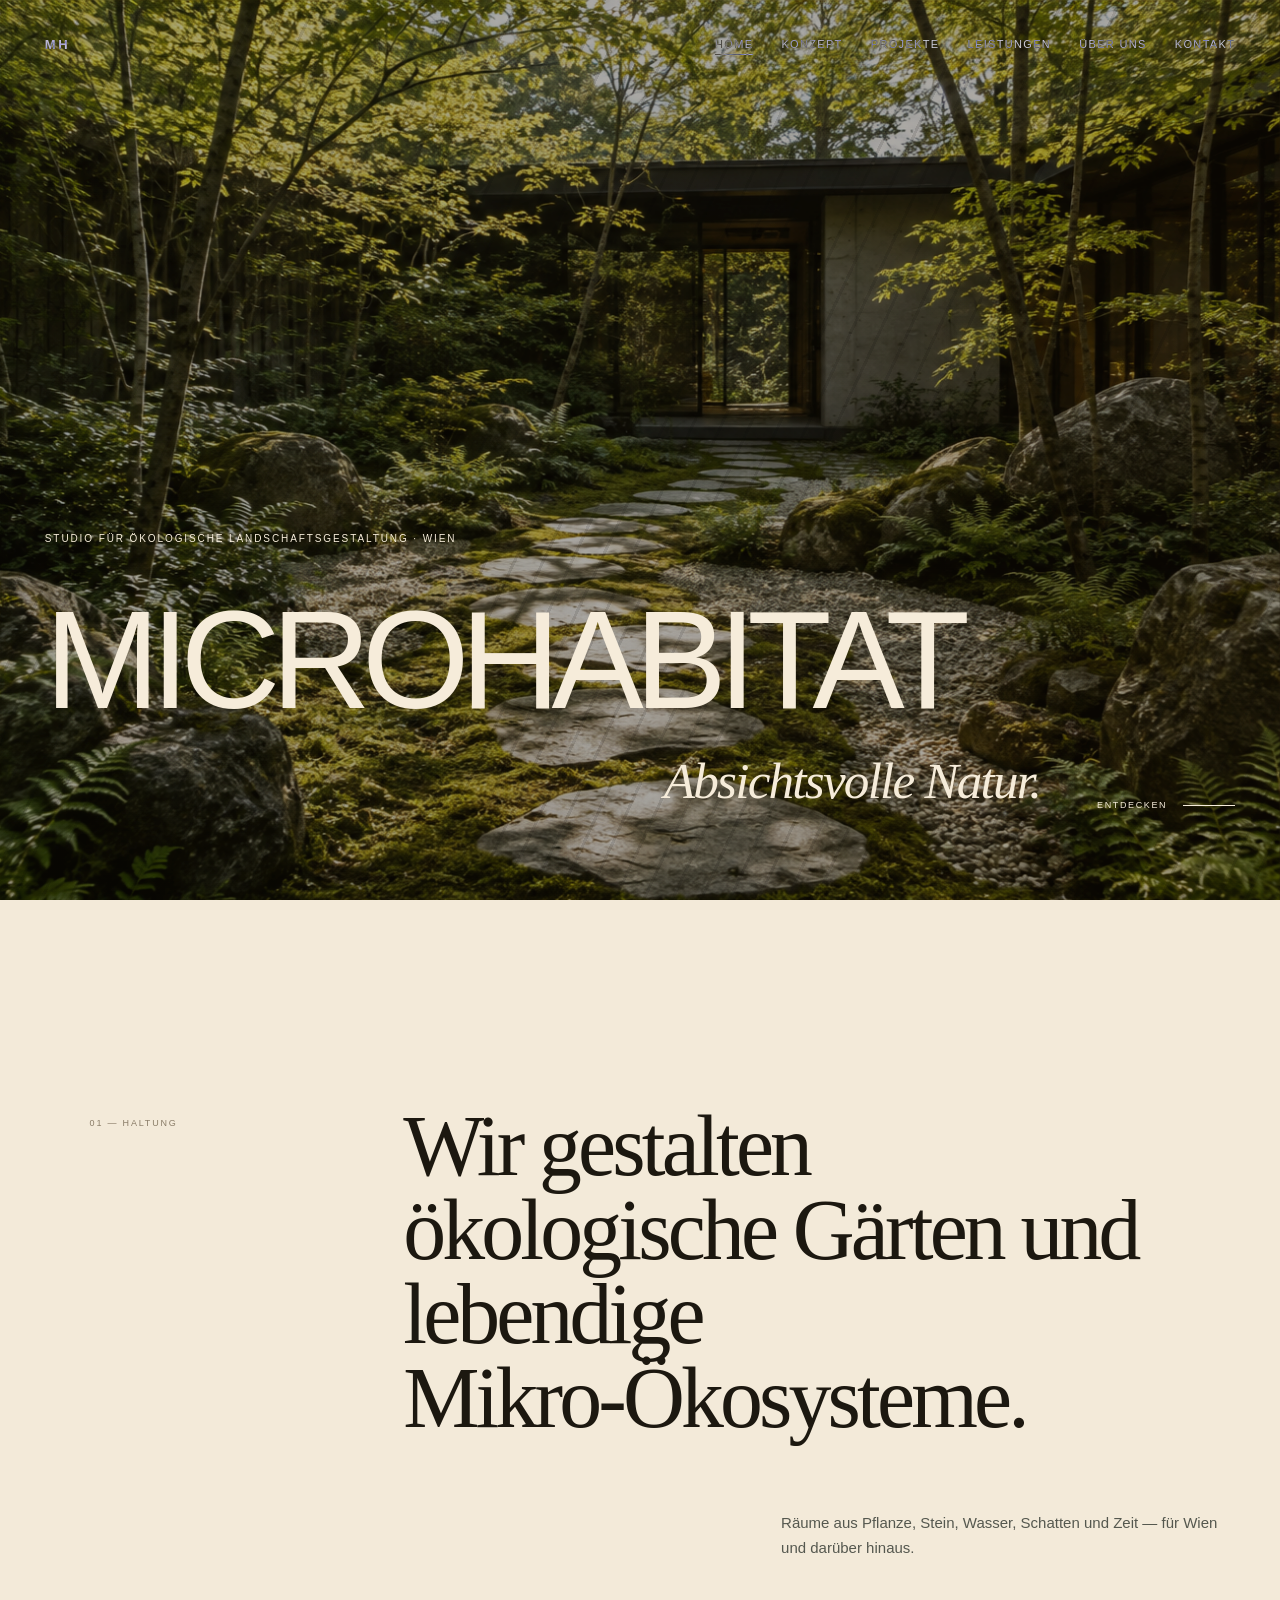
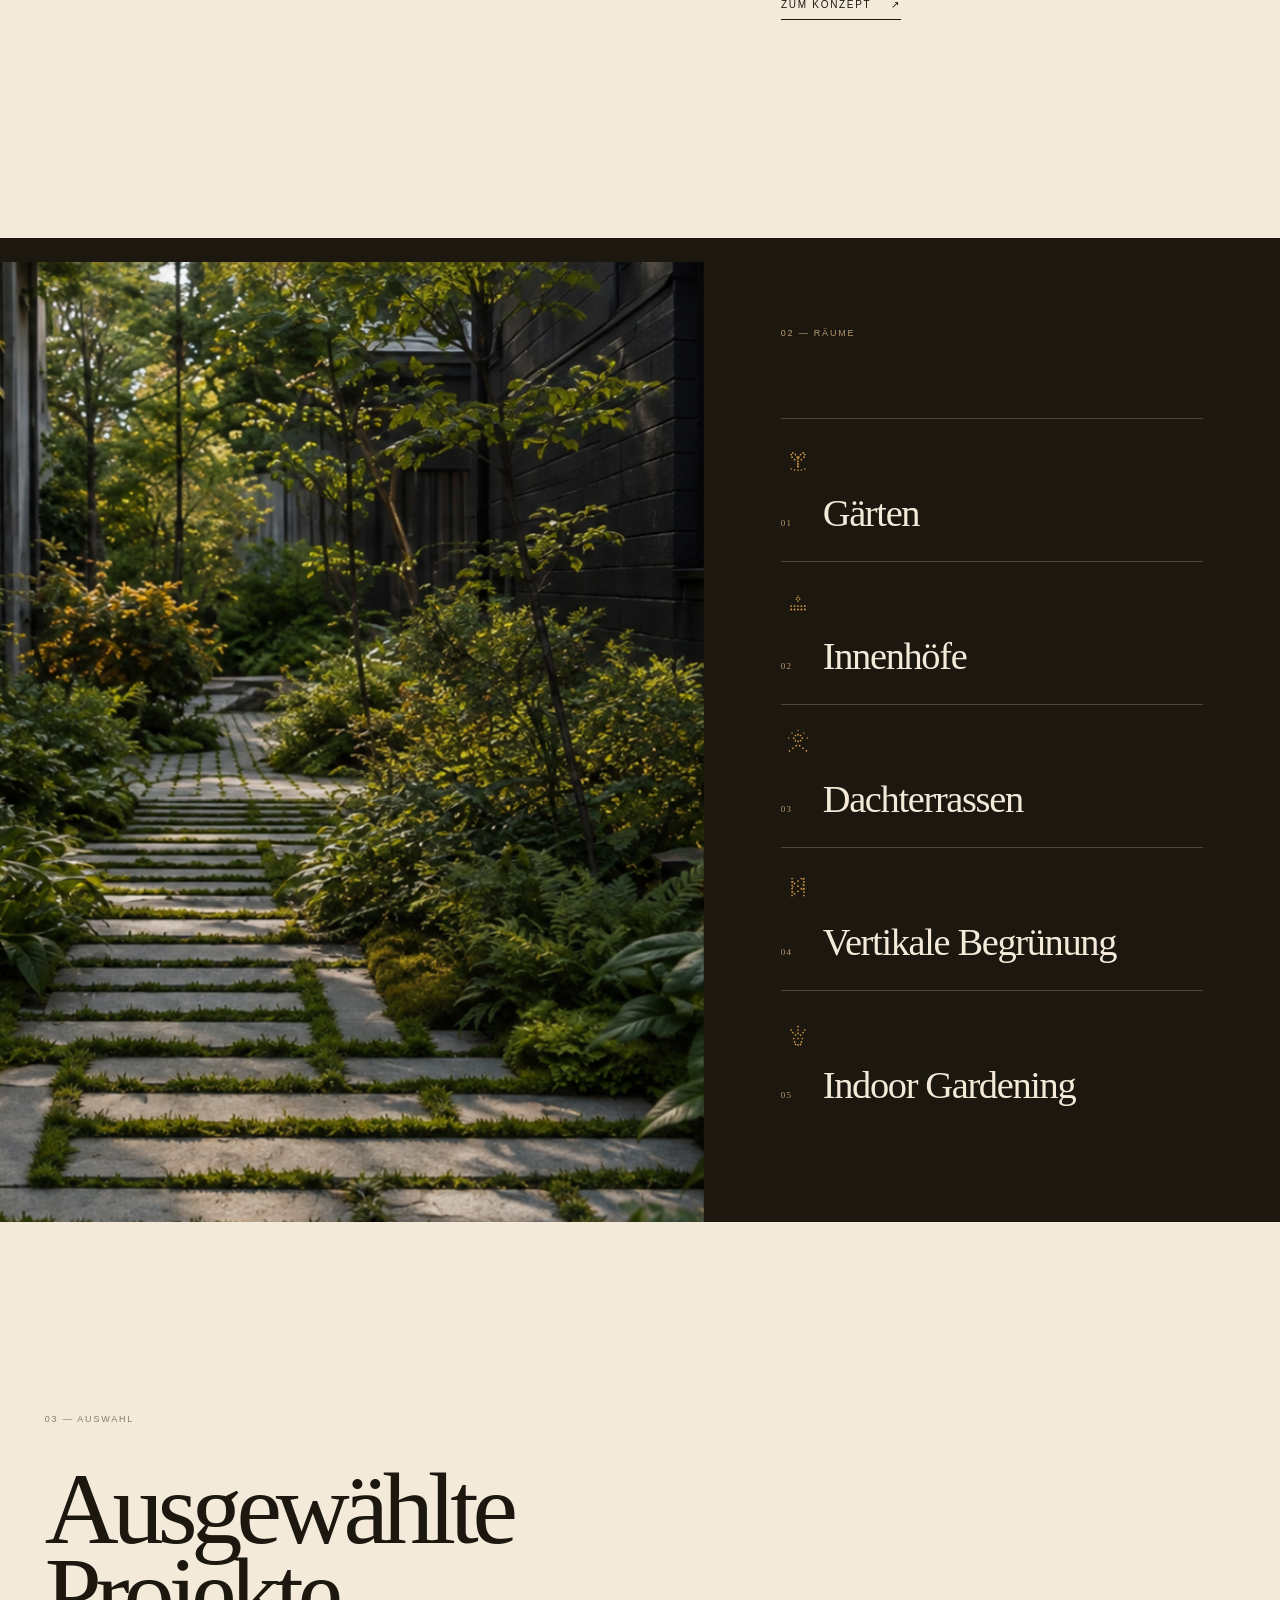
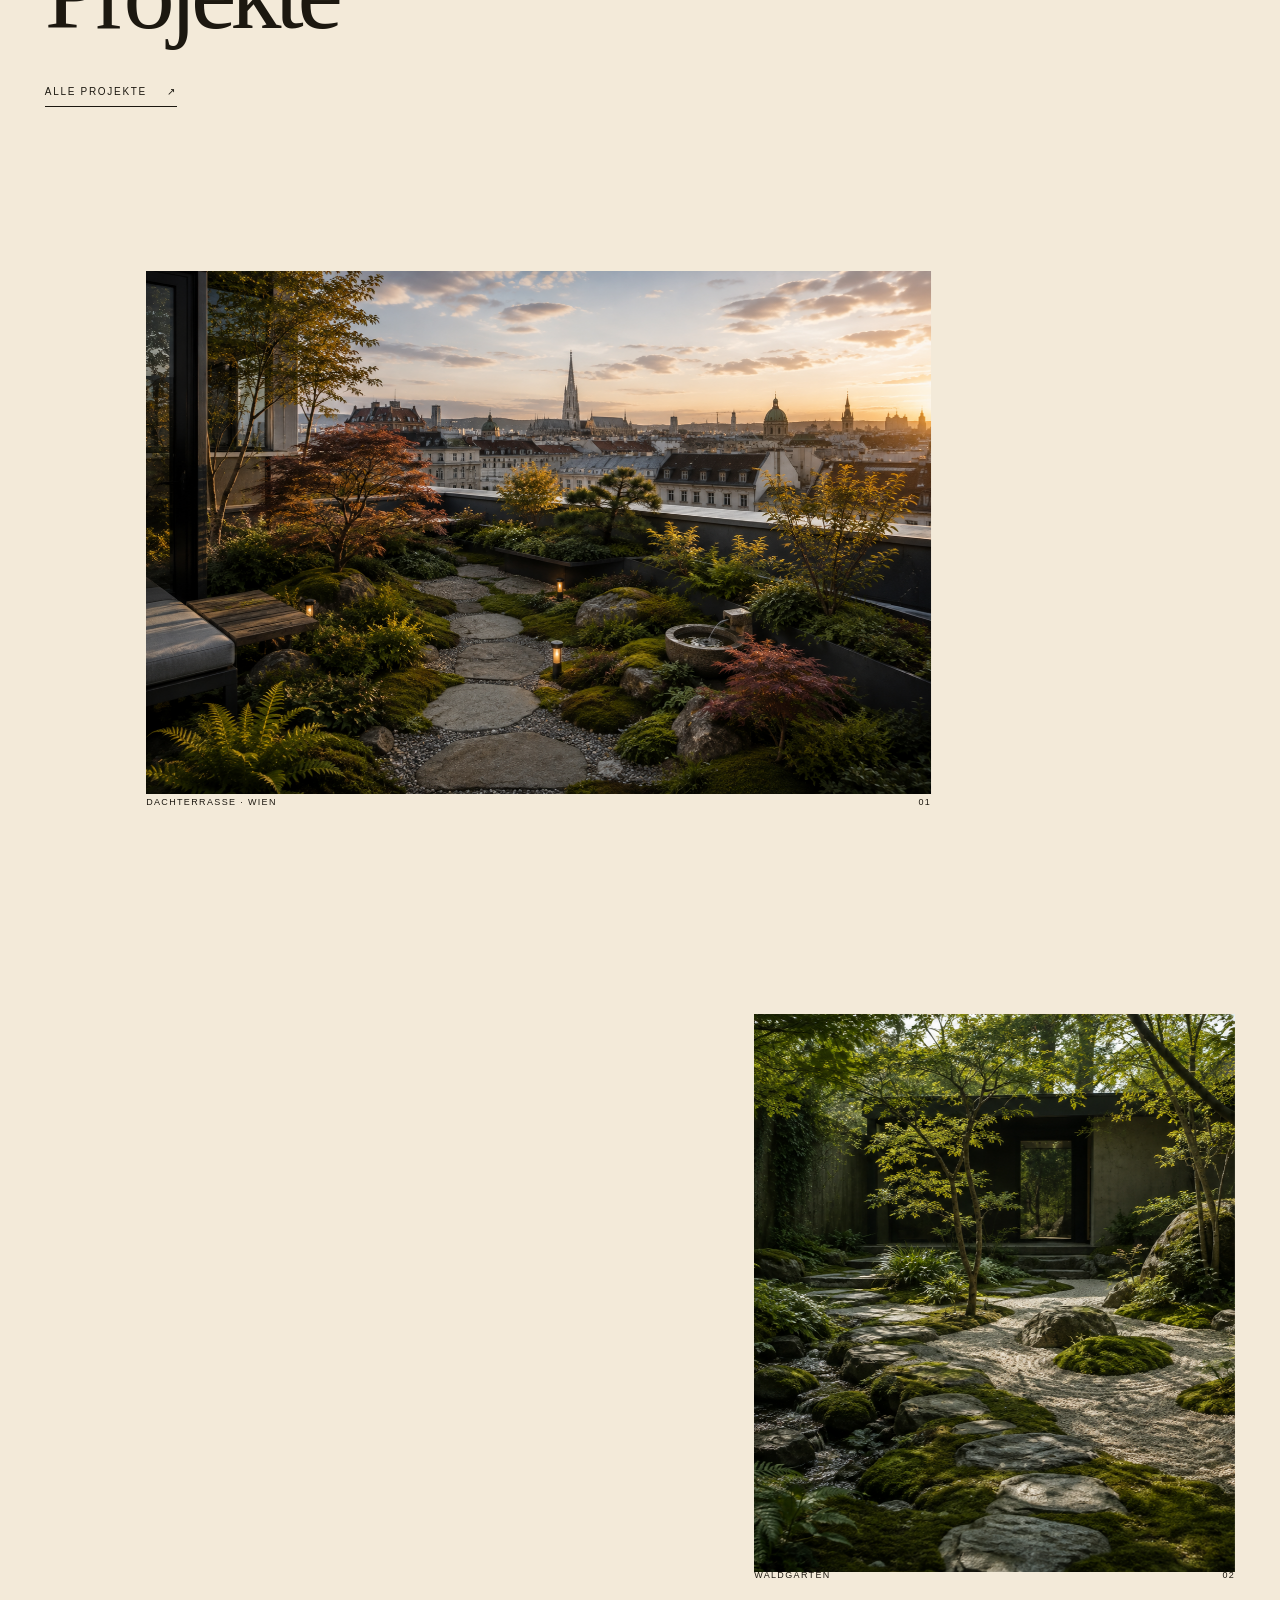
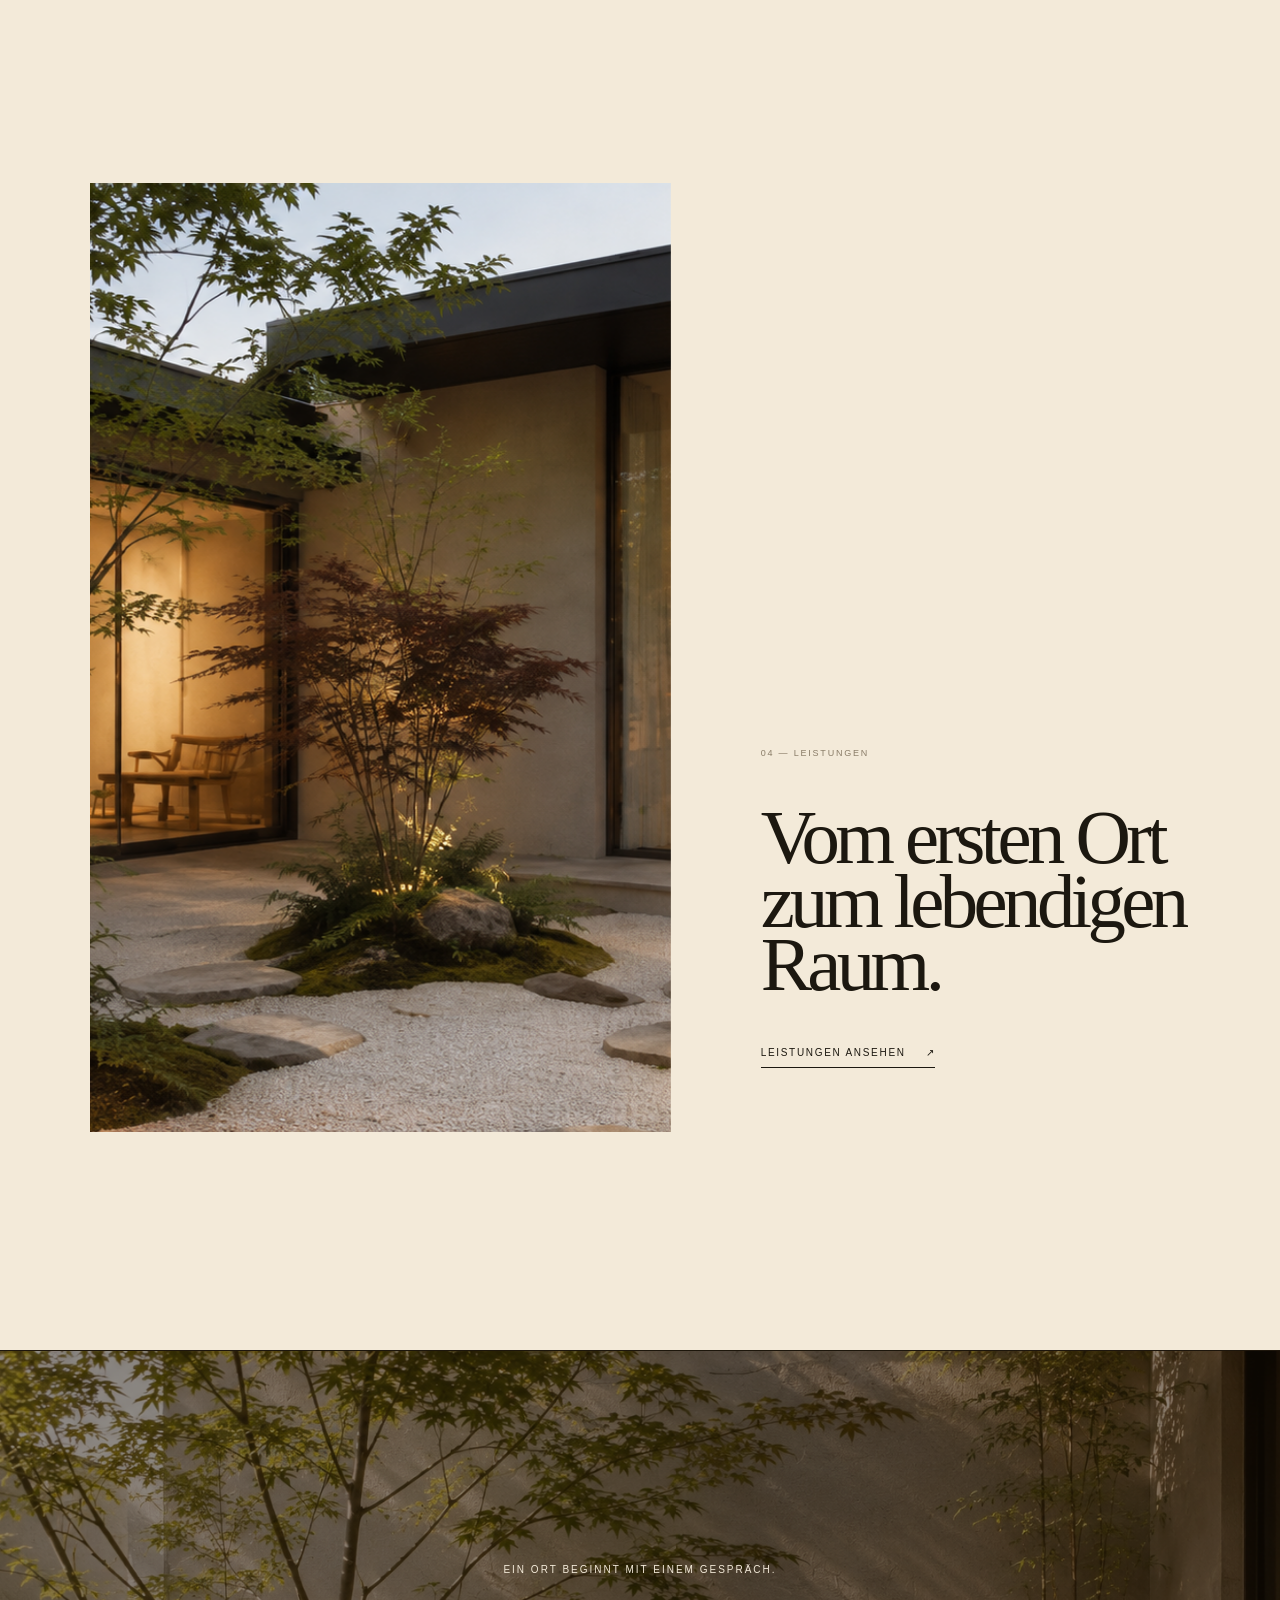
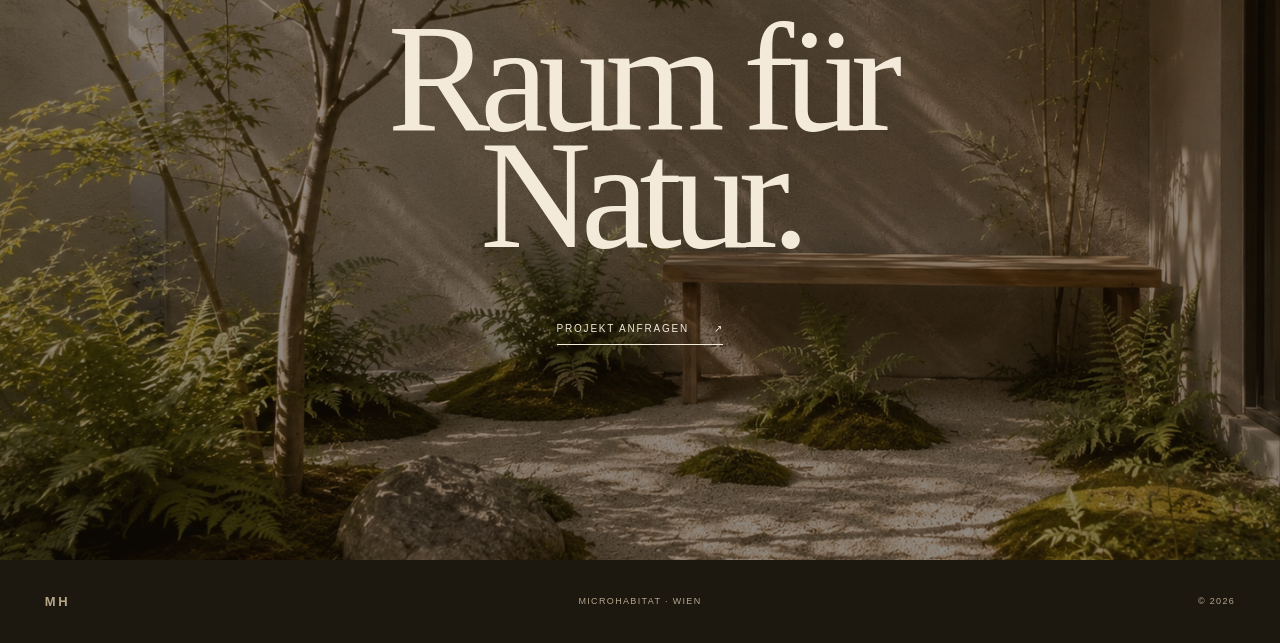
<file: index.html>
<!doctype html>
<html lang="de">
<head>
  <meta charset="utf-8" />
  <meta name="viewport" content="width=device-width, initial-scale=1" />
  <meta name="description" content="MICROHABITAT gestaltet ökologische Gärten und lebendige Mikro-Ökosysteme in Wien." />
  <title>MICROHABITAT — Absichtsvolle Natur</title>
  <link rel="stylesheet" href="style.css?v=20260905" />
  <script src="script.js?v=20260905" defer></script>
</head>
<body class="homepage">
  <header class="home-header">
    <nav class="home-nav" aria-label="Hauptnavigation">
      <a class="home-mark" href="index.html" aria-label="MICROHABITAT Startseite">MH</a>
      <button class="menu-toggle" type="button" aria-expanded="false" aria-controls="home-menu">Menü</button>
      <div class="home-menu" id="home-menu">
        <a href="index.html" aria-current="page">Home</a>
        <a href="konzept.html">Konzept</a>
        <a href="projekte.html">Projekte</a>
        <a href="leistungen.html">Leistungen</a>
        <a href="ueber-uns.html">Über uns</a>
        <a href="kontakt.html">Kontakt</a>
      </div>
    </nav>
  </header>

  <main>
    <section class="home-hero" aria-labelledby="hero-title">
      <div class="hero-media" data-parallax>
        <img src="Images/C9D05218-F957-4A92-A264-933F35041DAB.PNG" alt="Moosgarten mit Natursteinweg vor moderner Architektur" />
      </div>
      <div class="hero-shade"></div>
      <div class="hero-light" aria-hidden="true"></div>
      <div class="hero-canopy" aria-hidden="true"></div>
      <div class="hero-content">
        <p class="hero-kicker" data-reveal>Studio für ökologische Landschaftsgestaltung · Wien</p>
        <h1 id="hero-title" data-reveal>MICROHABITAT</h1>
        <p class="hero-line" data-reveal>Absichtsvolle Natur.</p>
      </div>
      <a class="scroll-cue" href="#intro" aria-label="Weiter zum Inhalt"><span>Entdecken</span><i></i></a>
    </section>

    <section class="home-intro" id="intro">
      <div class="section-index" data-reveal>01 — Haltung</div>
      <div class="intro-copy">
        <p class="intro-lead" data-reveal>Wir gestalten ökologische Gärten und lebendige Mikro-Ökosysteme.</p>
        <p class="intro-note" data-reveal>Räume aus Pflanze, Stein, Wasser, Schatten und Zeit — für Wien und darüber hinaus.</p>
        <a class="text-link" href="konzept.html" data-reveal>Zum Konzept <span>↗</span></a>
      </div>
    </section>

    <section class="disciplines" aria-labelledby="disciplines-title">
      <div class="discipline-image" data-reveal>
        <img src="Images/E728EE6D-D61F-4611-ABD7-8B3D3EFD25E6.PNG" alt="Schmaler, dicht bepflanzter Gartenweg zwischen moderner Architektur" loading="lazy" data-parallax />
      </div>
      <div class="discipline-copy">
        <div class="section-index" data-reveal>02 — Räume</div>
        <h2 id="disciplines-title" class="sr-only">Gestaltungsbereiche</h2>
        <ol class="discipline-list">
          <li data-reveal>
            <svg class="sign" viewBox="0 0 40 40" aria-hidden="true">
              <circle cx="20" cy="30" r="1.3"/><circle cx="20" cy="27" r="1.2"/><circle cx="20" cy="24" r="1.1"/><circle cx="20" cy="21" r="1"/>
              <circle cx="16" cy="22" r="1"/><circle cx="13" cy="19" r="1"/><circle cx="12" cy="16" r="1"/><circle cx="14" cy="14" r="1"/><circle cx="17" cy="16" r="1"/><circle cx="19" cy="19" r="1"/>
              <circle cx="24" cy="22" r="1"/><circle cx="27" cy="19" r="1"/><circle cx="28" cy="16" r="1"/><circle cx="26" cy="14" r="1"/><circle cx="23" cy="16" r="1"/><circle cx="21" cy="19" r="1"/>
              <circle cx="12" cy="33" r=".9"/><circle cx="16" cy="34" r=".9"/><circle cx="20" cy="34.5" r=".9"/><circle cx="24" cy="34" r=".9"/><circle cx="28" cy="33" r=".9"/>
            </svg>
            <div class="discipline-row"><span>01</span>Gärten</div>
          </li>
          <li data-reveal>
            <svg class="sign" viewBox="0 0 40 40" aria-hidden="true">
              <circle cx="12" cy="26" r="1.1"/><circle cx="16" cy="26" r="1.1"/><circle cx="20" cy="26" r="1.1"/><circle cx="24" cy="26" r="1.1"/><circle cx="28" cy="26" r="1.1"/>
              <circle cx="12" cy="30" r="1.1"/><circle cx="16" cy="30" r="1.1"/><circle cx="20" cy="30" r="1.1"/><circle cx="24" cy="30" r="1.1"/><circle cx="28" cy="30" r="1.1"/>
              <circle cx="20" cy="20" r="1"/><circle cx="18" cy="18" r=".9"/><circle cx="22" cy="18" r=".9"/><circle cx="19" cy="16" r=".8"/><circle cx="21" cy="16" r=".8"/><circle cx="20" cy="14" r=".7"/>
            </svg>
            <div class="discipline-row"><span>02</span>Innenhöfe</div>
          </li>
          <li data-reveal>
            <svg class="sign" viewBox="0 0 40 40" aria-hidden="true">
              <circle cx="10" cy="28" r="1"/><circle cx="14" cy="25" r="1"/><circle cx="18" cy="22" r="1"/><circle cx="22" cy="22" r="1"/><circle cx="26" cy="25" r="1"/><circle cx="30" cy="28" r="1"/>
              <circle cx="20" cy="9" r="1.1"/><circle cx="23" cy="10" r="1"/><circle cx="25" cy="13" r="1"/><circle cx="23" cy="16" r="1"/><circle cx="20" cy="17" r="1"/><circle cx="17" cy="16" r="1"/><circle cx="15" cy="13" r="1"/><circle cx="17" cy="10" r="1"/>
              <circle cx="20" cy="4" r=".8"/><circle cx="27" cy="7" r=".8"/><circle cx="13" cy="7" r=".8"/><circle cx="31" cy="13" r=".8"/><circle cx="9" cy="13" r=".8"/>
            </svg>
            <div class="discipline-row"><span>03</span>Dachterrassen</div>
          </li>
          <li data-reveal>
            <svg class="sign" viewBox="0 0 40 40" aria-hidden="true">
              <circle cx="13" cy="10" r="1"/><circle cx="13" cy="14" r="1"/><circle cx="13" cy="18" r="1"/><circle cx="13" cy="22" r="1"/><circle cx="13" cy="26" r="1"/><circle cx="13" cy="30" r="1"/>
              <circle cx="27" cy="10" r="1"/><circle cx="27" cy="14" r="1"/><circle cx="27" cy="18" r="1"/><circle cx="27" cy="22" r="1"/><circle cx="27" cy="26" r="1"/><circle cx="27" cy="30" r="1"/>
              <circle cx="16" cy="28" r="1"/><circle cx="20" cy="25" r="1"/><circle cx="24" cy="22" r="1"/><circle cx="20" cy="19" r="1"/><circle cx="16" cy="16" r="1"/><circle cx="20" cy="13" r="1"/><circle cx="24" cy="10" r="1"/>
              <circle cx="14" cy="26" r=".8"/><circle cx="26" cy="23" r=".8"/><circle cx="14" cy="20" r=".8"/><circle cx="26" cy="17" r=".8"/><circle cx="14" cy="14" r=".8"/><circle cx="26" cy="11" r=".8"/>
            </svg>
            <div class="discipline-row"><span>04</span>Vertikale Begrünung</div>
          </li>
          <li data-reveal>
            <svg class="sign" viewBox="0 0 40 40" aria-hidden="true">
              <circle cx="15" cy="30" r="1"/><circle cx="20" cy="30" r="1"/><circle cx="25" cy="30" r="1"/>
              <circle cx="16" cy="34" r="1"/><circle cx="24" cy="34" r="1"/><circle cx="17" cy="37" r="1"/><circle cx="20" cy="37.5" r="1"/><circle cx="23" cy="37" r="1"/>
              <circle cx="17" cy="26" r="1"/><circle cx="14" cy="23" r="1"/><circle cx="12" cy="20" r="1"/>
              <circle cx="20" cy="24" r="1"/><circle cx="20" cy="20" r="1"/><circle cx="20" cy="16" r="1"/>
              <circle cx="23" cy="26" r="1"/><circle cx="26" cy="23" r="1"/><circle cx="28" cy="20" r="1"/>
            </svg>
            <div class="discipline-row"><span>05</span>Indoor Gardening</div>
          </li>
        </ol>
      </div>
    </section>

    <section class="selected-work" aria-labelledby="projects-title">
      <div class="work-heading">
        <div class="section-index" data-reveal>03 — Auswahl</div>
        <h2 id="projects-title" data-reveal>Ausgewählte<br />Projekte</h2>
        <a class="text-link" href="projekte.html" data-reveal>Alle Projekte <span>↗</span></a>
      </div>
      <a class="work-primary" href="projekte.html" data-reveal>
        <figure><img src="Images/A3F26DC2-22E2-4022-8428-EAE9250B8035.PNG" alt="Begrünte Dachterrasse mit Blick über Wien" loading="lazy" data-parallax /><figcaption><span>Dachterrasse · Wien</span><span>01</span></figcaption></figure>
      </a>
      <a class="work-secondary" href="projekte.html" data-reveal>
        <figure><img src="Images/DFBBE3DA-8C0C-44DF-AAA4-09DEAC94D053.PNG" alt="Waldgarten mit Moos, Wasserlauf und geharktem Kies" loading="lazy" data-parallax /><figcaption><span>Waldgarten</span><span>02</span></figcaption></figure>
      </a>
    </section>

    <section class="services-teaser">
      <div class="services-image" data-reveal><img src="Images/ADE28DDB-F078-4D61-AF96-6F6BFD611F1C.PNG" alt="Stimmungsvoll beleuchteter Innenhof mit Kies und Trittsteinen" loading="lazy" data-parallax /></div>
      <div class="services-copy">
        <div class="section-index" data-reveal>04 — Leistungen</div>
        <h2 data-reveal>Vom ersten Ort<br />zum lebendigen Raum.</h2>
        <a class="text-link" href="leistungen.html" data-reveal>Leistungen ansehen <span>↗</span></a>
      </div>
    </section>

    <section class="home-contact" aria-labelledby="contact-title">
      <div class="contact-backdrop" data-parallax><img src="Images/FC870C5D-C50C-41E0-AC23-F431D55090D3.PNG" alt="Reduzierter Gartenraum mit Holzbank, Moos und Farnen" loading="lazy" /></div>
      <div class="contact-inner">
        <p data-reveal>Ein Ort beginnt mit einem Gespräch.</p>
        <h2 id="contact-title" data-reveal>Raum für<br />Natur.</h2>
        <a href="kontakt.html" data-reveal>Projekt anfragen <span>↗</span></a>
      </div>
    </section>
  </main>

  <footer class="home-footer">
    <a class="home-mark" href="index.html">MH</a>
    <p>MICROHABITAT · Wien</p>
    <p>© 2026</p>
  </footer>
</body>
</html>
</file>
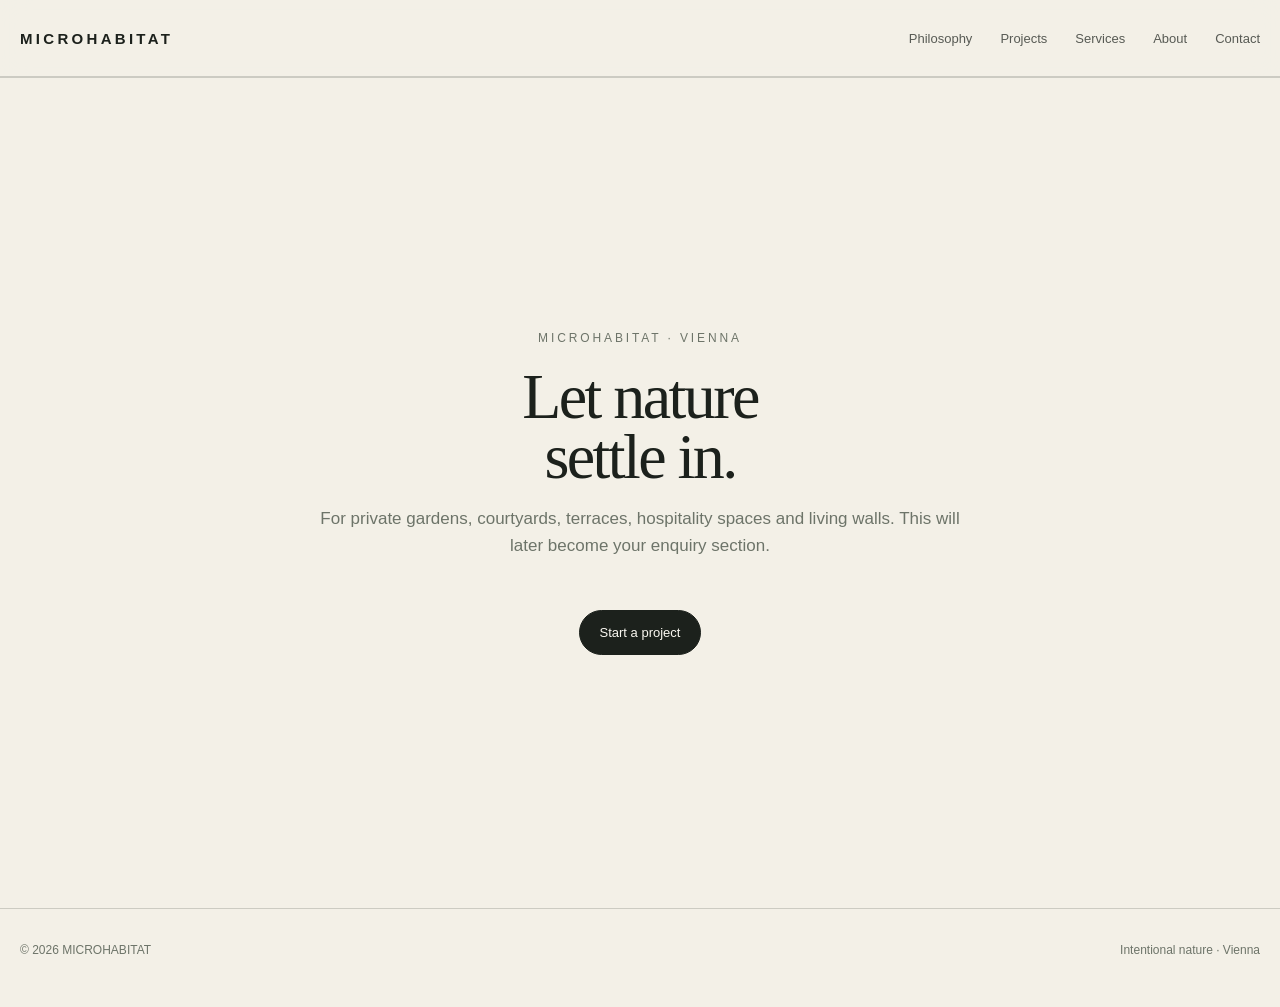
<file: kontakt.html>
<!doctype html>
<html lang="en"><head><meta charset="utf-8" /><meta name="viewport" content="width=device-width, initial-scale=1" /><title>MICROHABITAT — Contact</title><link rel="stylesheet" href="style.css" /><script src="script.js" defer></script></head>
<body>
<header><div class="wrap"><nav><a class="brand" href="index.html">MICROHABITAT</a><div class="navlinks"><a href="konzept.html">Philosophy</a><a href="projekte.html">Projects</a><a href="leistungen.html">Services</a><a href="ueber-uns.html">About</a><a href="kontakt.html">Contact</a></div></nav></div></header>
<main><section id="contact"><div class="wrap closing"><div class="eyebrow">MICROHABITAT · Vienna</div><h2>Let nature<br>settle in.</h2><p>For private gardens, courtyards, terraces, hospitality spaces and living walls. This will later become your enquiry section.</p><div class="cta"><a class="btn primary" href="mailto:hello@microhabitat.at">Start a project</a></div></div></section></main>
<footer><div class="wrap footergrid"><span>© 2026 MICROHABITAT</span><span>Intentional nature · Vienna</span></div></footer>
</body></html>
</file>
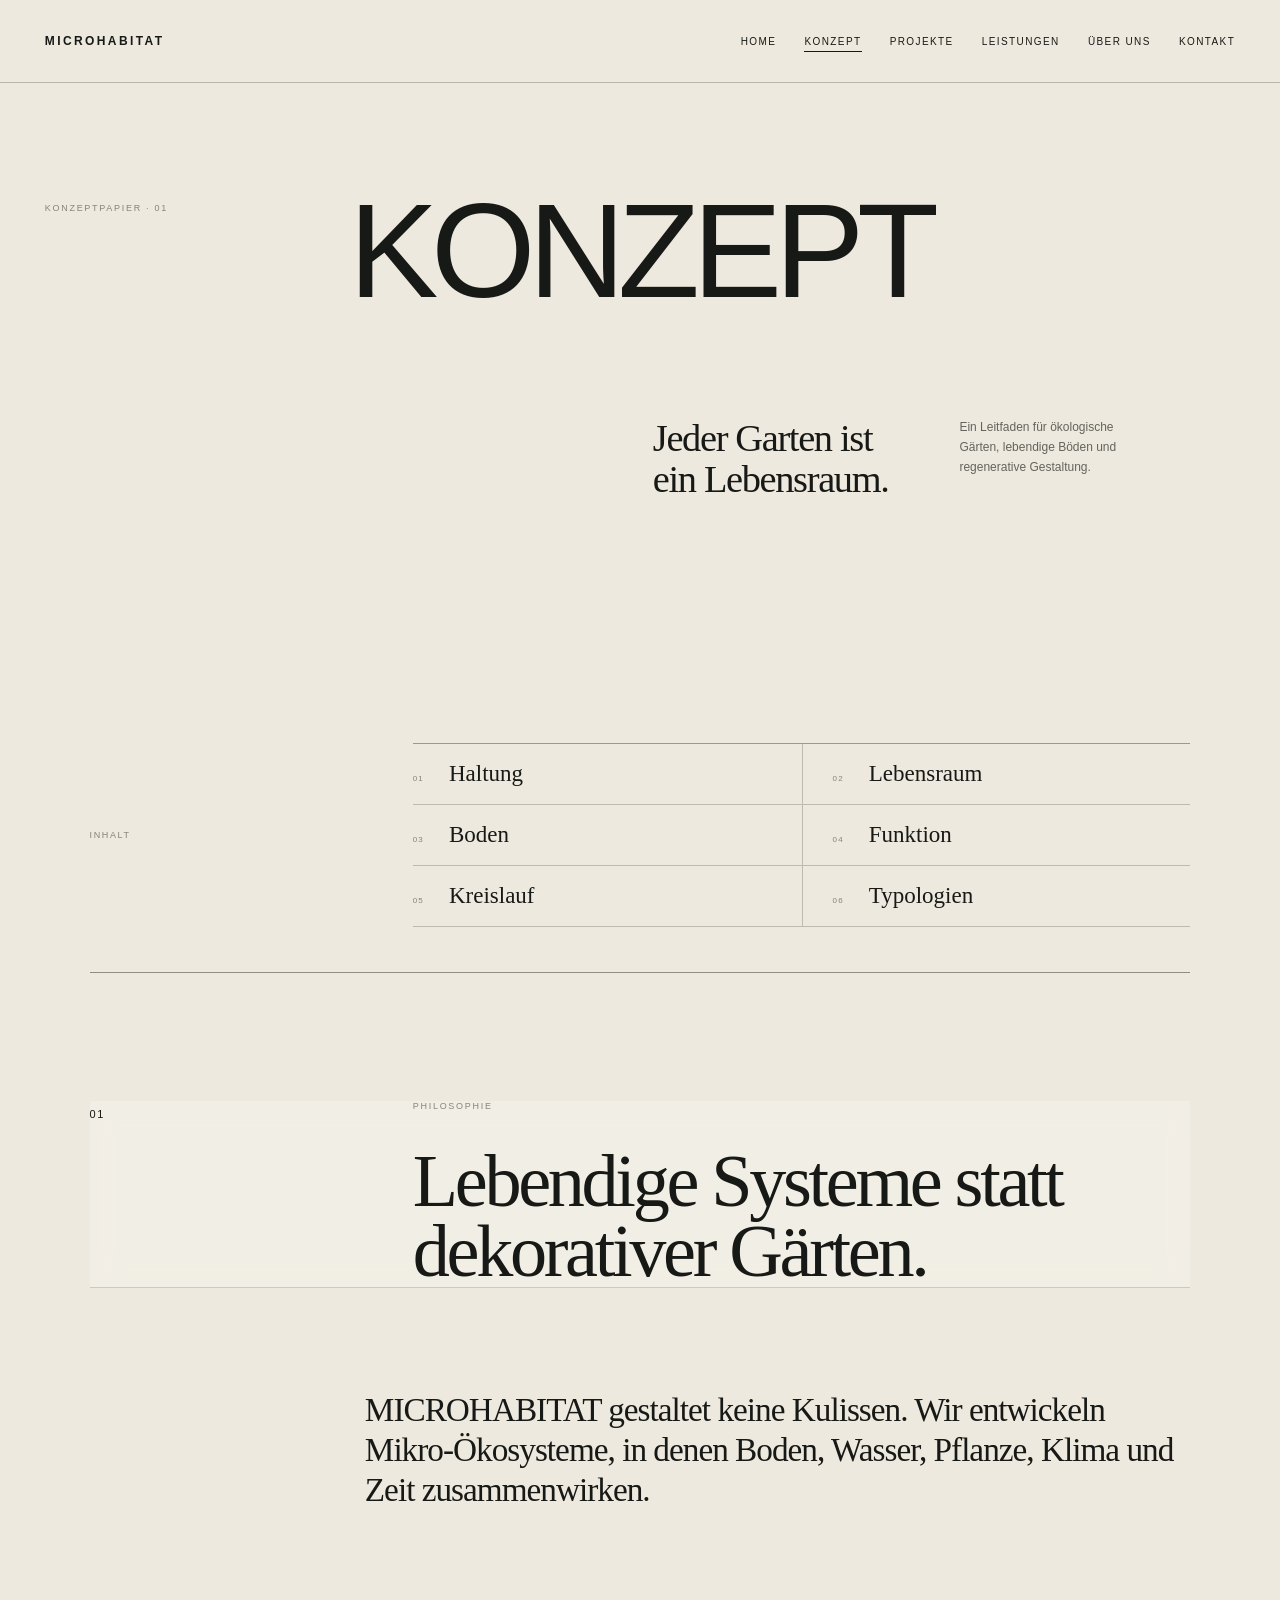
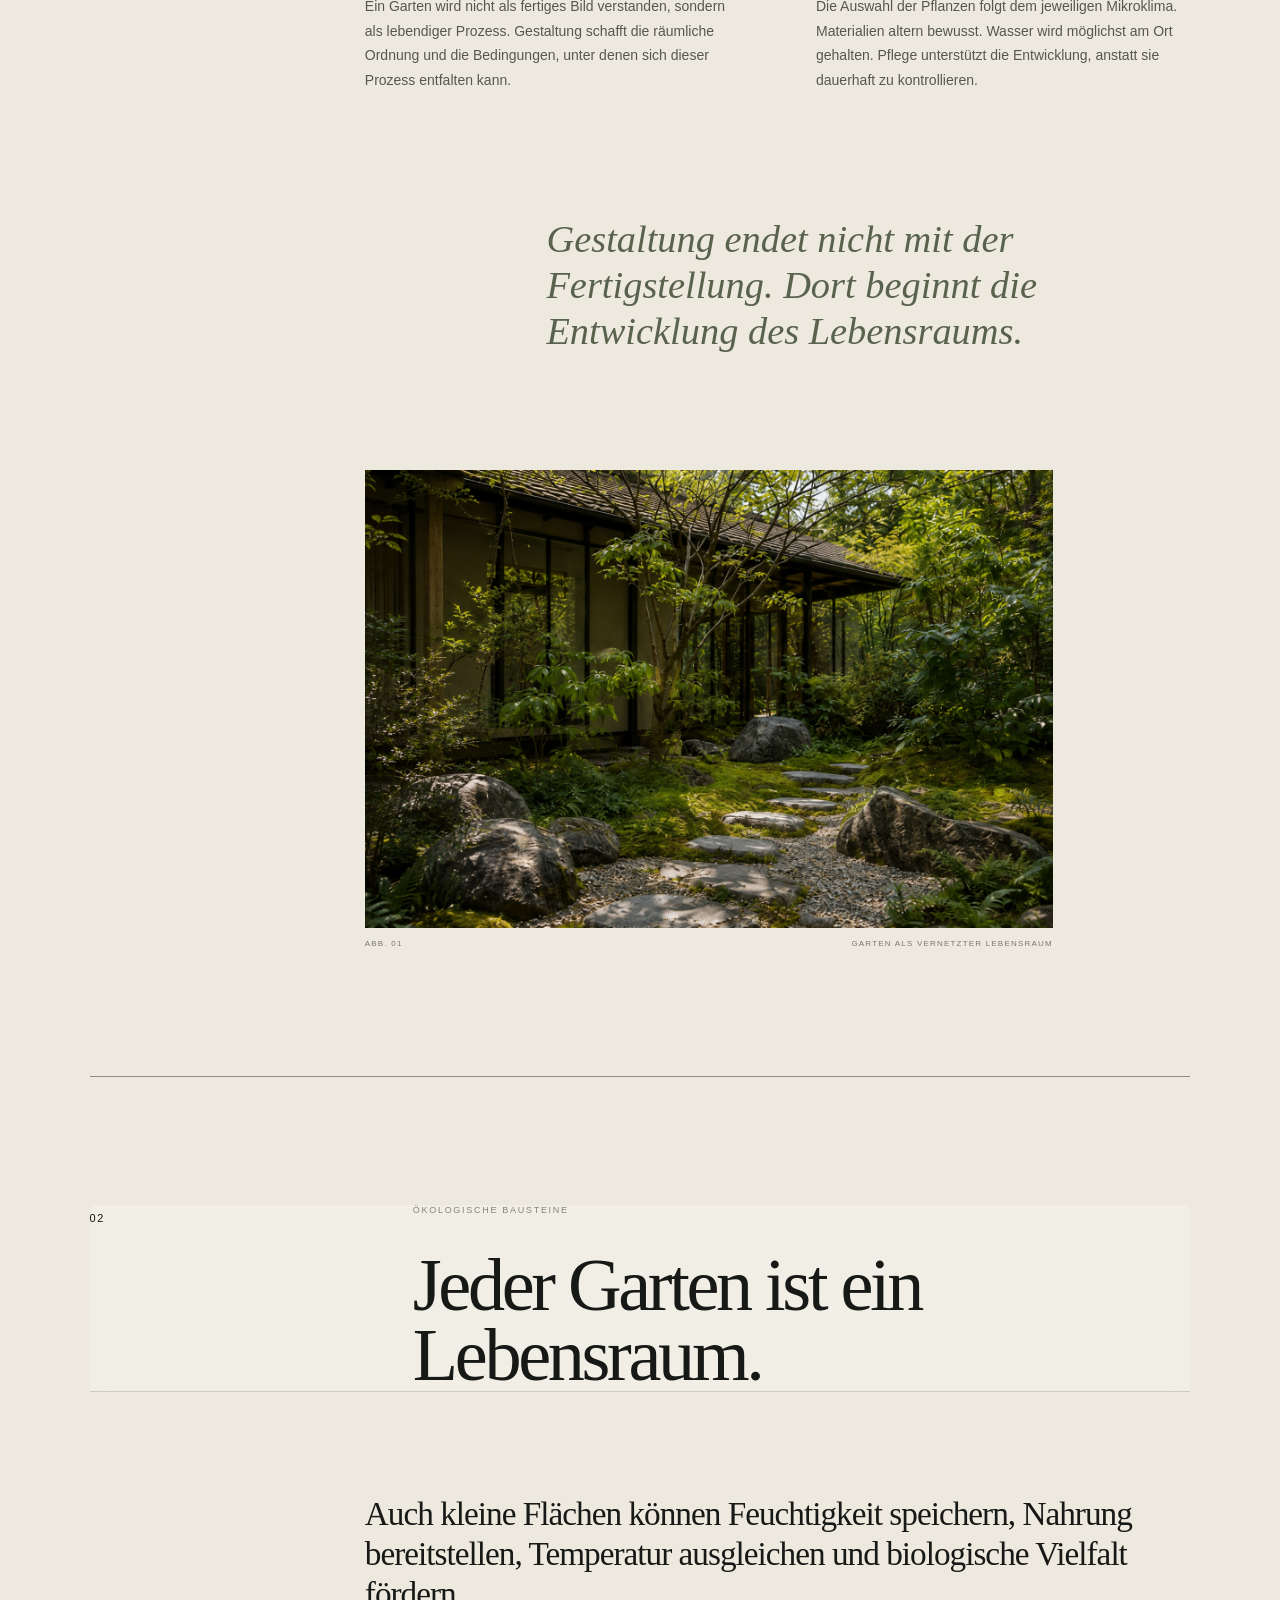
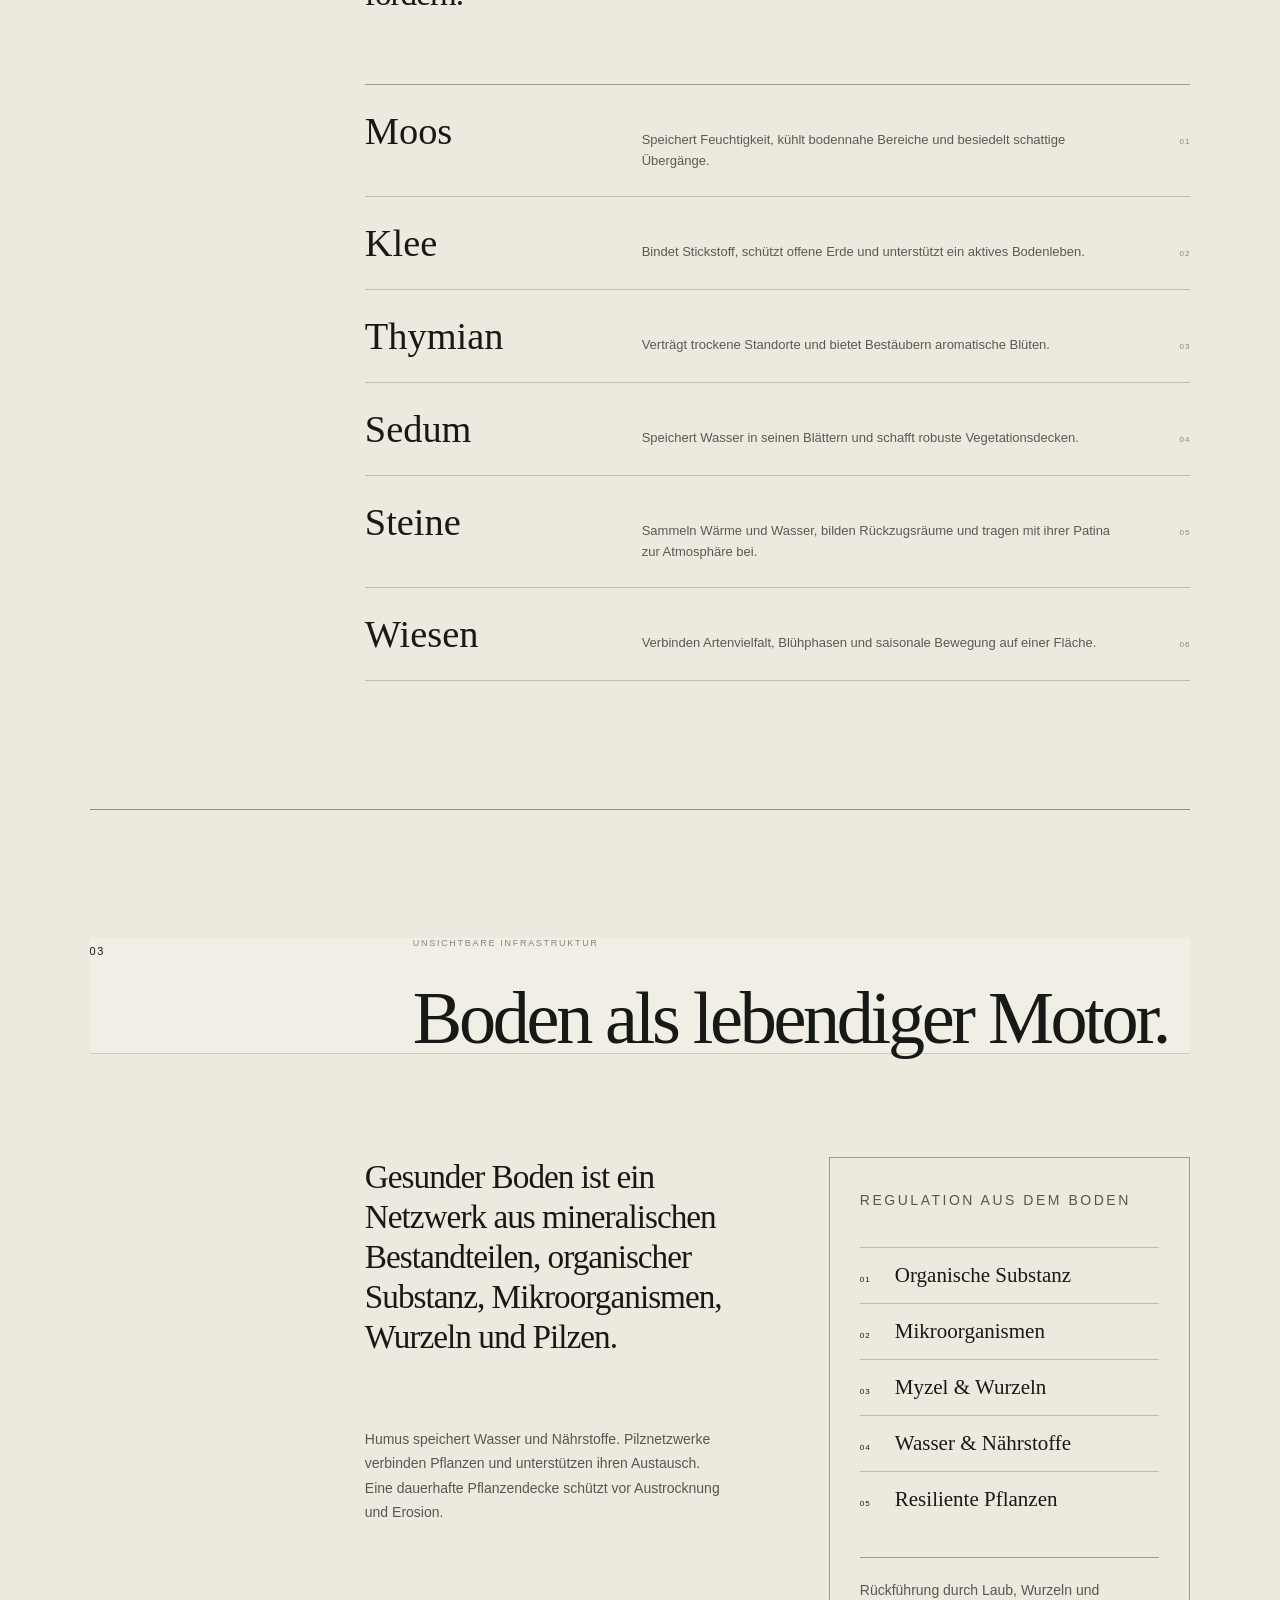
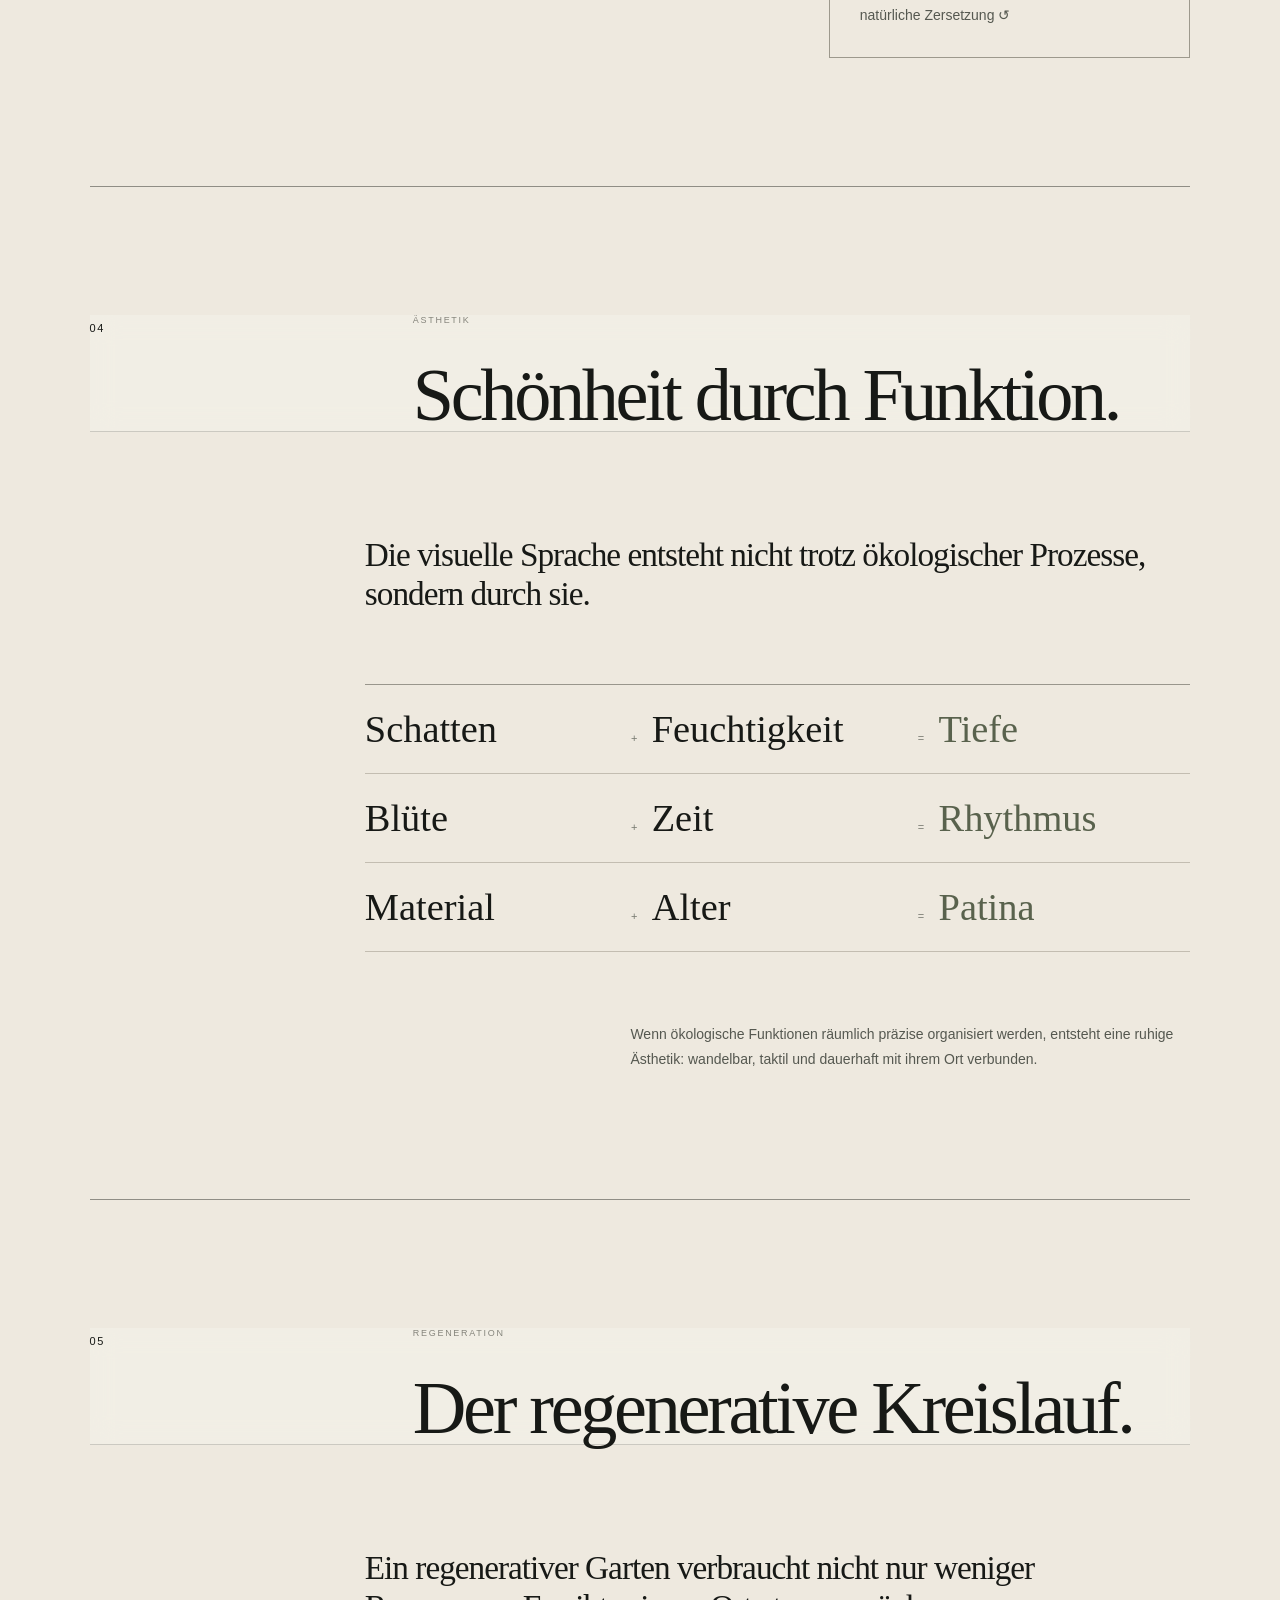
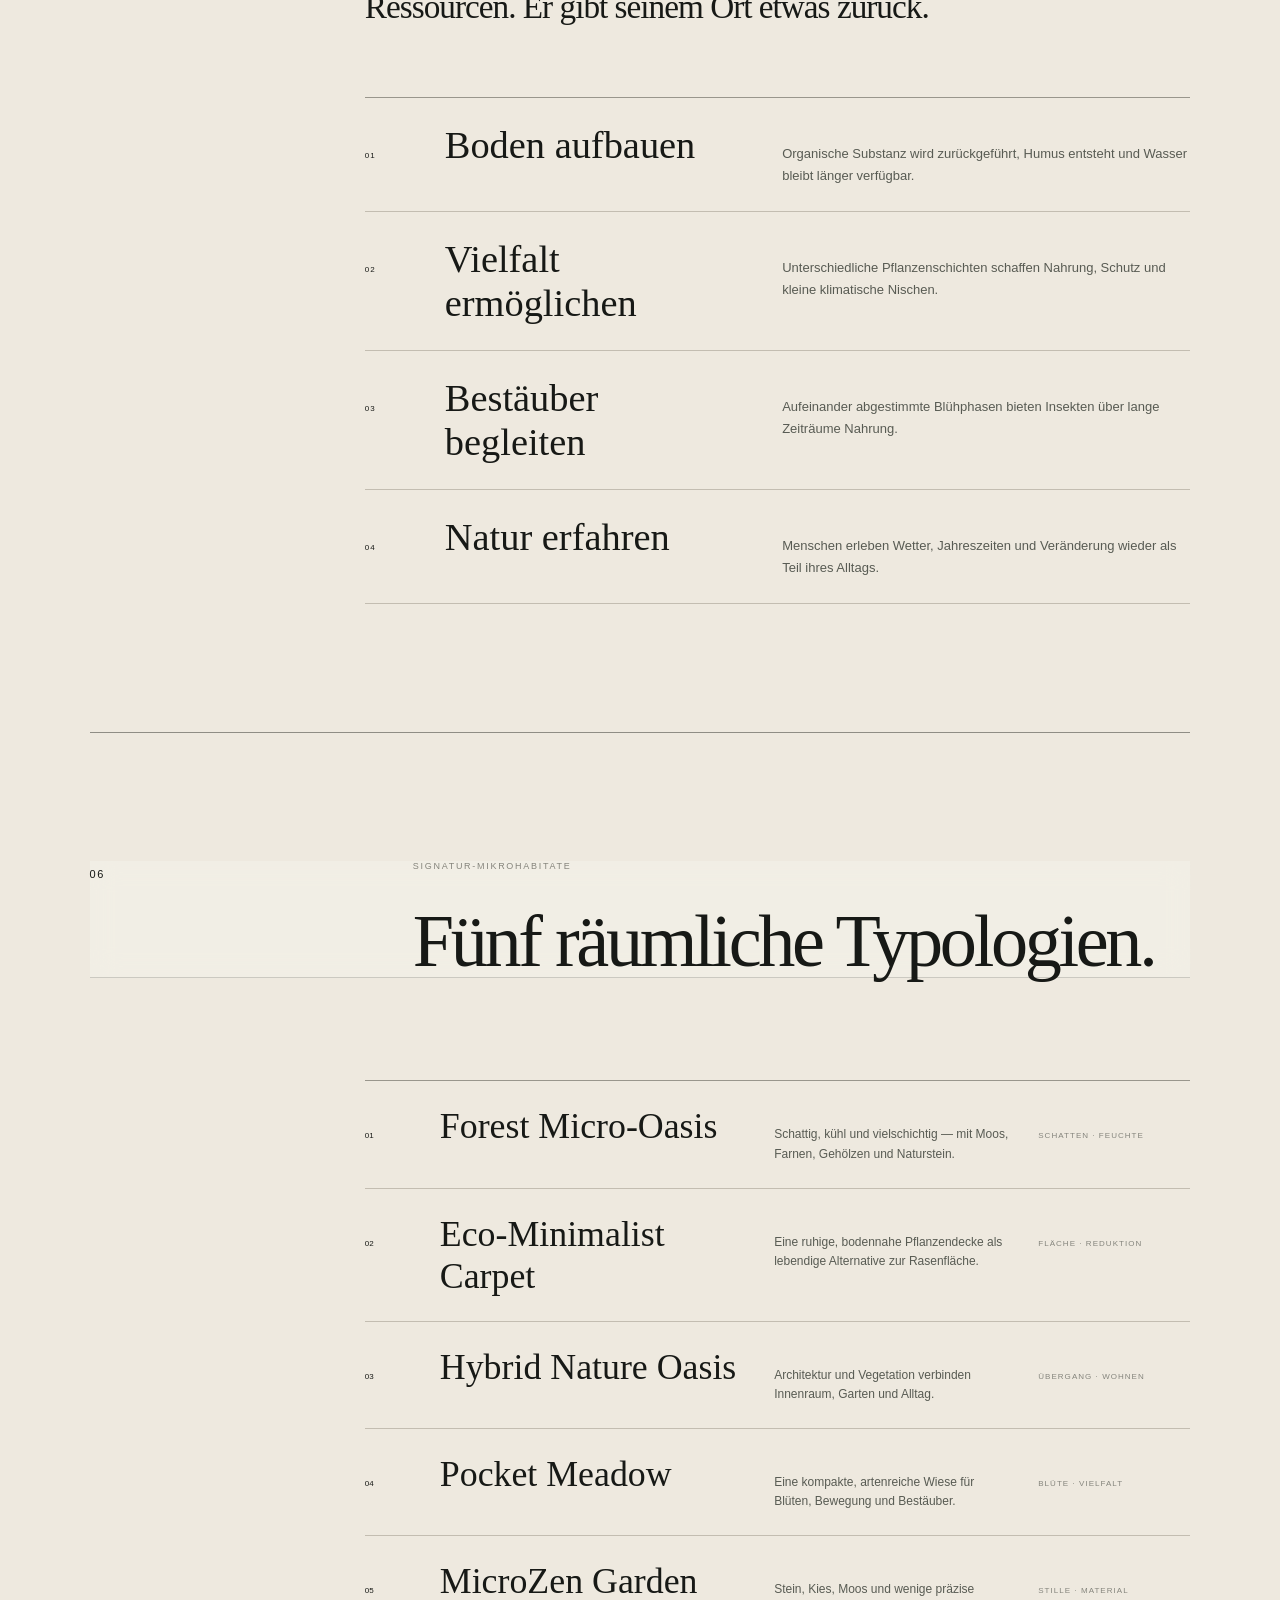
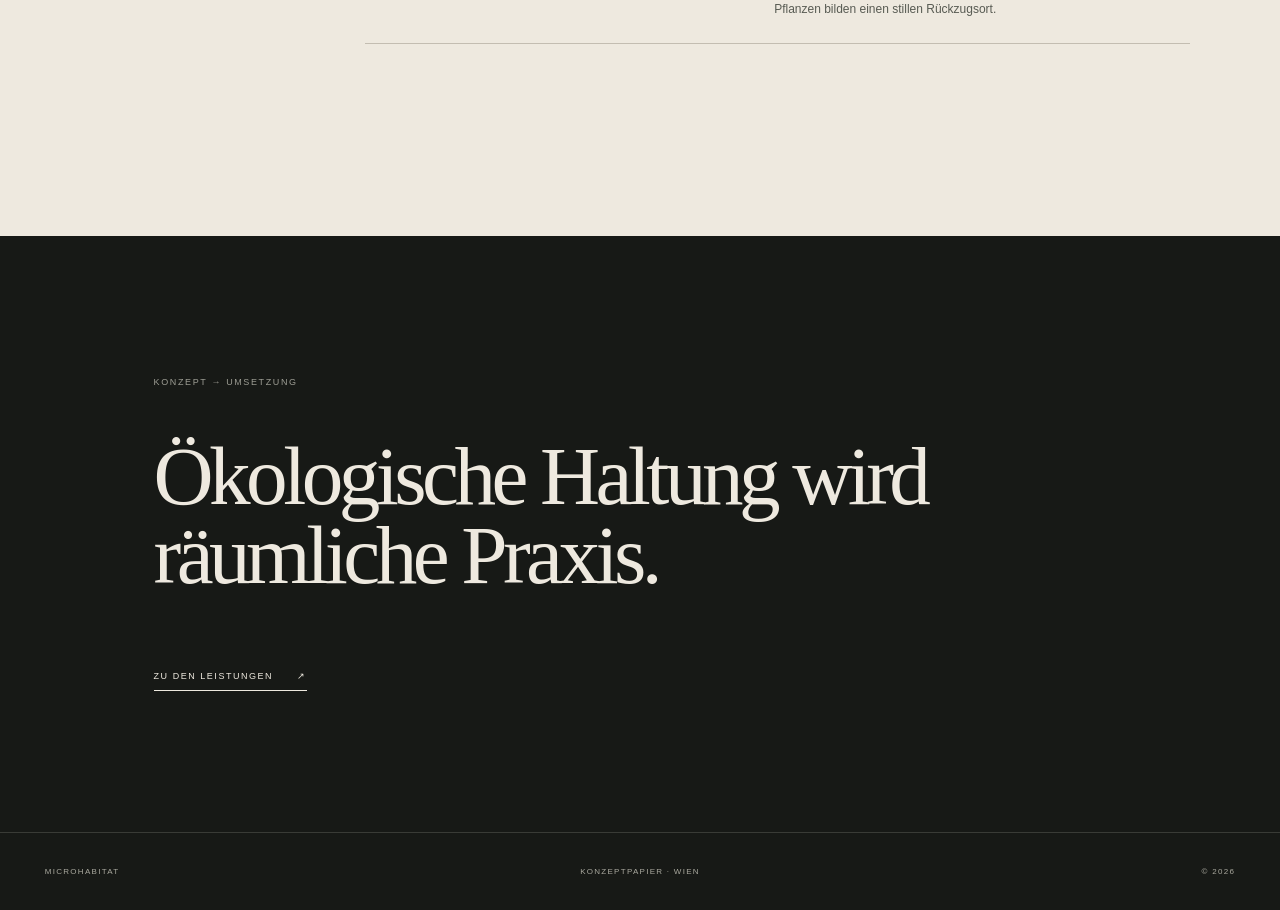
<file: konzept.html>
<!doctype html>
<html lang="de">
<head>
  <meta charset="utf-8" />
  <meta name="viewport" content="width=device-width, initial-scale=1" />
  <meta name="description" content="Die ökologische Philosophie von MICROHABITAT: lebendige Gärten, gesunde Böden und regenerative Mikro-Ökosysteme." />
  <title>Konzept — MICROHABITAT</title>
  <link rel="stylesheet" href="style.css" />
  <script src="script.js" defer></script>
</head>
<body class="manifesto-page">
  <header class="manifesto-header">
    <nav class="manifesto-nav" aria-label="Hauptnavigation">
      <a class="manifesto-mark" href="index.html">MICROHABITAT</a>
      <button class="menu-toggle" type="button" aria-expanded="false" aria-controls="home-menu">Menü</button>
      <div class="home-menu" id="home-menu">
        <a href="index.html">Home</a>
        <a href="konzept.html" aria-current="page">Konzept</a>
        <a href="projekte.html">Projekte</a>
        <a href="leistungen.html">Leistungen</a>
        <a href="ueber-uns.html">Über uns</a>
        <a href="kontakt.html">Kontakt</a>
      </div>
    </nav>
  </header>

  <main>
    <section class="manifesto-masthead" aria-labelledby="manifesto-title">
      <p class="manifesto-edition">Konzeptpapier · 01</p>
      <h1 id="manifesto-title">KONZEPT</h1>
      <div class="masthead-intro">
        <p class="masthead-thesis">Jeder Garten ist ein Lebensraum.</p>
        <p>Ein Leitfaden für ökologische Gärten, lebendige Böden und regenerative Gestaltung.</p>
      </div>
    </section>

    <nav class="chapter-index" aria-label="Inhaltsverzeichnis">
      <p>Inhalt</p>
      <ol>
        <li><a href="#haltung"><span>01</span>Haltung</a></li>
        <li><a href="#lebensraum"><span>02</span>Lebensraum</a></li>
        <li><a href="#boden"><span>03</span>Boden</a></li>
        <li><a href="#funktion"><span>04</span>Funktion</a></li>
        <li><a href="#kreislauf"><span>05</span>Kreislauf</a></li>
        <li><a href="#typologien"><span>06</span>Typologien</a></li>
      </ol>
    </nav>

    <article class="manifesto-document">
      <section class="manifesto-chapter" id="haltung">
        <header class="chapter-heading">
          <p class="chapter-number">01</p>
          <div><p class="chapter-category">Philosophie</p><h2>Lebendige Systeme statt dekorativer Gärten.</h2></div>
        </header>
        <div class="chapter-body">
          <p class="chapter-lead">MICROHABITAT gestaltet keine Kulissen. Wir entwickeln Mikro-Ökosysteme, in denen Boden, Wasser, Pflanze, Klima und Zeit zusammenwirken.</p>
          <div class="reading-columns">
            <p>Ein Garten wird nicht als fertiges Bild verstanden, sondern als lebendiger Prozess. Gestaltung schafft die räumliche Ordnung und die Bedingungen, unter denen sich dieser Prozess entfalten kann.</p>
            <p>Die Auswahl der Pflanzen folgt dem jeweiligen Mikroklima. Materialien altern bewusst. Wasser wird möglichst am Ort gehalten. Pflege unterstützt die Entwicklung, anstatt sie dauerhaft zu kontrollieren.</p>
          </div>
          <blockquote>Gestaltung endet nicht mit der Fertigstellung. Dort beginnt die Entwicklung des Lebensraums.</blockquote>
        </div>
        <figure class="manifesto-single-image">
          <img src="Images/0D4E53C7-F7F1-4690-8595-0103B2A5AF9C.PNG" alt="Lebendiger Moosgarten zwischen zurückhaltender Architektur" loading="lazy" />
          <figcaption><span>Abb. 01</span><span>Garten als vernetzter Lebensraum</span></figcaption>
        </figure>
      </section>

      <section class="manifesto-chapter" id="lebensraum">
        <header class="chapter-heading">
          <p class="chapter-number">02</p>
          <div><p class="chapter-category">Ökologische Bausteine</p><h2>Jeder Garten ist ein Lebensraum.</h2></div>
        </header>
        <div class="chapter-body">
          <p class="chapter-lead">Auch kleine Flächen können Feuchtigkeit speichern, Nahrung bereitstellen, Temperatur ausgleichen und biologische Vielfalt fördern.</p>
          <dl class="ecology-glossary">
            <div><dt>Moos</dt><dd>Speichert Feuchtigkeit, kühlt bodennahe Bereiche und besiedelt schattige Übergänge.</dd><span>01</span></div>
            <div><dt>Klee</dt><dd>Bindet Stickstoff, schützt offene Erde und unterstützt ein aktives Bodenleben.</dd><span>02</span></div>
            <div><dt>Thymian</dt><dd>Verträgt trockene Standorte und bietet Bestäubern aromatische Blüten.</dd><span>03</span></div>
            <div><dt>Sedum</dt><dd>Speichert Wasser in seinen Blättern und schafft robuste Vegetationsdecken.</dd><span>04</span></div>
            <div><dt>Steine</dt><dd>Sammeln Wärme und Wasser, bilden Rückzugsräume und tragen mit ihrer Patina zur Atmosphäre bei.</dd><span>05</span></div>
            <div><dt>Wiesen</dt><dd>Verbinden Artenvielfalt, Blühphasen und saisonale Bewegung auf einer Fläche.</dd><span>06</span></div>
          </dl>
        </div>
      </section>

      <section class="manifesto-chapter" id="boden">
        <header class="chapter-heading">
          <p class="chapter-number">03</p>
          <div><p class="chapter-category">Unsichtbare Infrastruktur</p><h2>Boden als lebendiger Motor.</h2></div>
        </header>
        <div class="chapter-body chapter-body-split">
          <div>
            <p class="chapter-lead">Gesunder Boden ist ein Netzwerk aus mineralischen Bestandteilen, organischer Substanz, Mikroorganismen, Wurzeln und Pilzen.</p>
            <p>Humus speichert Wasser und Nährstoffe. Pilznetzwerke verbinden Pflanzen und unterstützen ihren Austausch. Eine dauerhafte Pflanzendecke schützt vor Austrocknung und Erosion.</p>
          </div>
          <div class="soil-diagram" aria-label="Kreislauf eines gesunden Bodens">
            <p class="diagram-title">Regulation aus dem Boden</p>
            <ol>
              <li><span>01</span><strong>Organische Substanz</strong></li>
              <li><span>02</span><strong>Mikroorganismen</strong></li>
              <li><span>03</span><strong>Myzel &amp; Wurzeln</strong></li>
              <li><span>04</span><strong>Wasser &amp; Nährstoffe</strong></li>
              <li><span>05</span><strong>Resiliente Pflanzen</strong></li>
            </ol>
            <p class="diagram-return">Rückführung durch Laub, Wurzeln und natürliche Zersetzung ↺</p>
          </div>
        </div>
      </section>

      <section class="manifesto-chapter" id="funktion">
        <header class="chapter-heading">
          <p class="chapter-number">04</p>
          <div><p class="chapter-category">Ästhetik</p><h2>Schönheit durch Funktion.</h2></div>
        </header>
        <div class="chapter-body">
          <p class="chapter-lead">Die visuelle Sprache entsteht nicht trotz ökologischer Prozesse, sondern durch sie.</p>
          <div class="principle-equation" aria-label="Gestaltungsprinzipien">
            <div><span>Schatten</span><i>+</i><span>Feuchtigkeit</span><i>=</i><strong>Tiefe</strong></div>
            <div><span>Blüte</span><i>+</i><span>Zeit</span><i>=</i><strong>Rhythmus</strong></div>
            <div><span>Material</span><i>+</i><span>Alter</span><i>=</i><strong>Patina</strong></div>
          </div>
          <p class="chapter-note">Wenn ökologische Funktionen räumlich präzise organisiert werden, entsteht eine ruhige Ästhetik: wandelbar, taktil und dauerhaft mit ihrem Ort verbunden.</p>
        </div>
      </section>

      <section class="manifesto-chapter" id="kreislauf">
        <header class="chapter-heading">
          <p class="chapter-number">05</p>
          <div><p class="chapter-category">Regeneration</p><h2>Der regenerative Kreislauf.</h2></div>
        </header>
        <div class="chapter-body">
          <p class="chapter-lead">Ein regenerativer Garten verbraucht nicht nur weniger Ressourcen. Er gibt seinem Ort etwas zurück.</p>
          <ol class="regeneration-list">
            <li><span>01</span><h3>Boden aufbauen</h3><p>Organische Substanz wird zurückgeführt, Humus entsteht und Wasser bleibt länger verfügbar.</p></li>
            <li><span>02</span><h3>Vielfalt ermöglichen</h3><p>Unterschiedliche Pflanzenschichten schaffen Nahrung, Schutz und kleine klimatische Nischen.</p></li>
            <li><span>03</span><h3>Bestäuber begleiten</h3><p>Aufeinander abgestimmte Blühphasen bieten Insekten über lange Zeiträume Nahrung.</p></li>
            <li><span>04</span><h3>Natur erfahren</h3><p>Menschen erleben Wetter, Jahreszeiten und Veränderung wieder als Teil ihres Alltags.</p></li>
          </ol>
        </div>
      </section>

      <section class="manifesto-chapter typology-chapter" id="typologien">
        <header class="chapter-heading">
          <p class="chapter-number">06</p>
          <div><p class="chapter-category">Signatur-Mikrohabitate</p><h2>Fünf räumliche Typologien.</h2></div>
        </header>
        <div class="chapter-body">
          <div class="typology-table">
            <article><span>01</span><h3>Forest Micro-Oasis</h3><p>Schattig, kühl und vielschichtig — mit Moos, Farnen, Gehölzen und Naturstein.</p><small>Schatten · Feuchte</small></article>
            <article><span>02</span><h3>Eco-Minimalist Carpet</h3><p>Eine ruhige, bodennahe Pflanzendecke als lebendige Alternative zur Rasenfläche.</p><small>Fläche · Reduktion</small></article>
            <article><span>03</span><h3>Hybrid Nature Oasis</h3><p>Architektur und Vegetation verbinden Innenraum, Garten und Alltag.</p><small>Übergang · Wohnen</small></article>
            <article><span>04</span><h3>Pocket Meadow</h3><p>Eine kompakte, artenreiche Wiese für Blüten, Bewegung und Bestäuber.</p><small>Blüte · Vielfalt</small></article>
            <article><span>05</span><h3>MicroZen Garden</h3><p>Stein, Kies, Moos und wenige präzise Pflanzen bilden einen stillen Rückzugsort.</p><small>Stille · Material</small></article>
          </div>
        </div>
      </section>
    </article>

    <section class="manifesto-closing">
      <p>Konzept → Umsetzung</p>
      <h2>Ökologische Haltung wird räumliche Praxis.</h2>
      <a href="leistungen.html">Zu den Leistungen <span>↗</span></a>
    </section>
  </main>

  <footer class="manifesto-footer">
    <a href="index.html">MICROHABITAT</a>
    <p>Konzeptpapier · Wien</p>
    <p>© 2026</p>
  </footer>
</body>
</html>
</file>
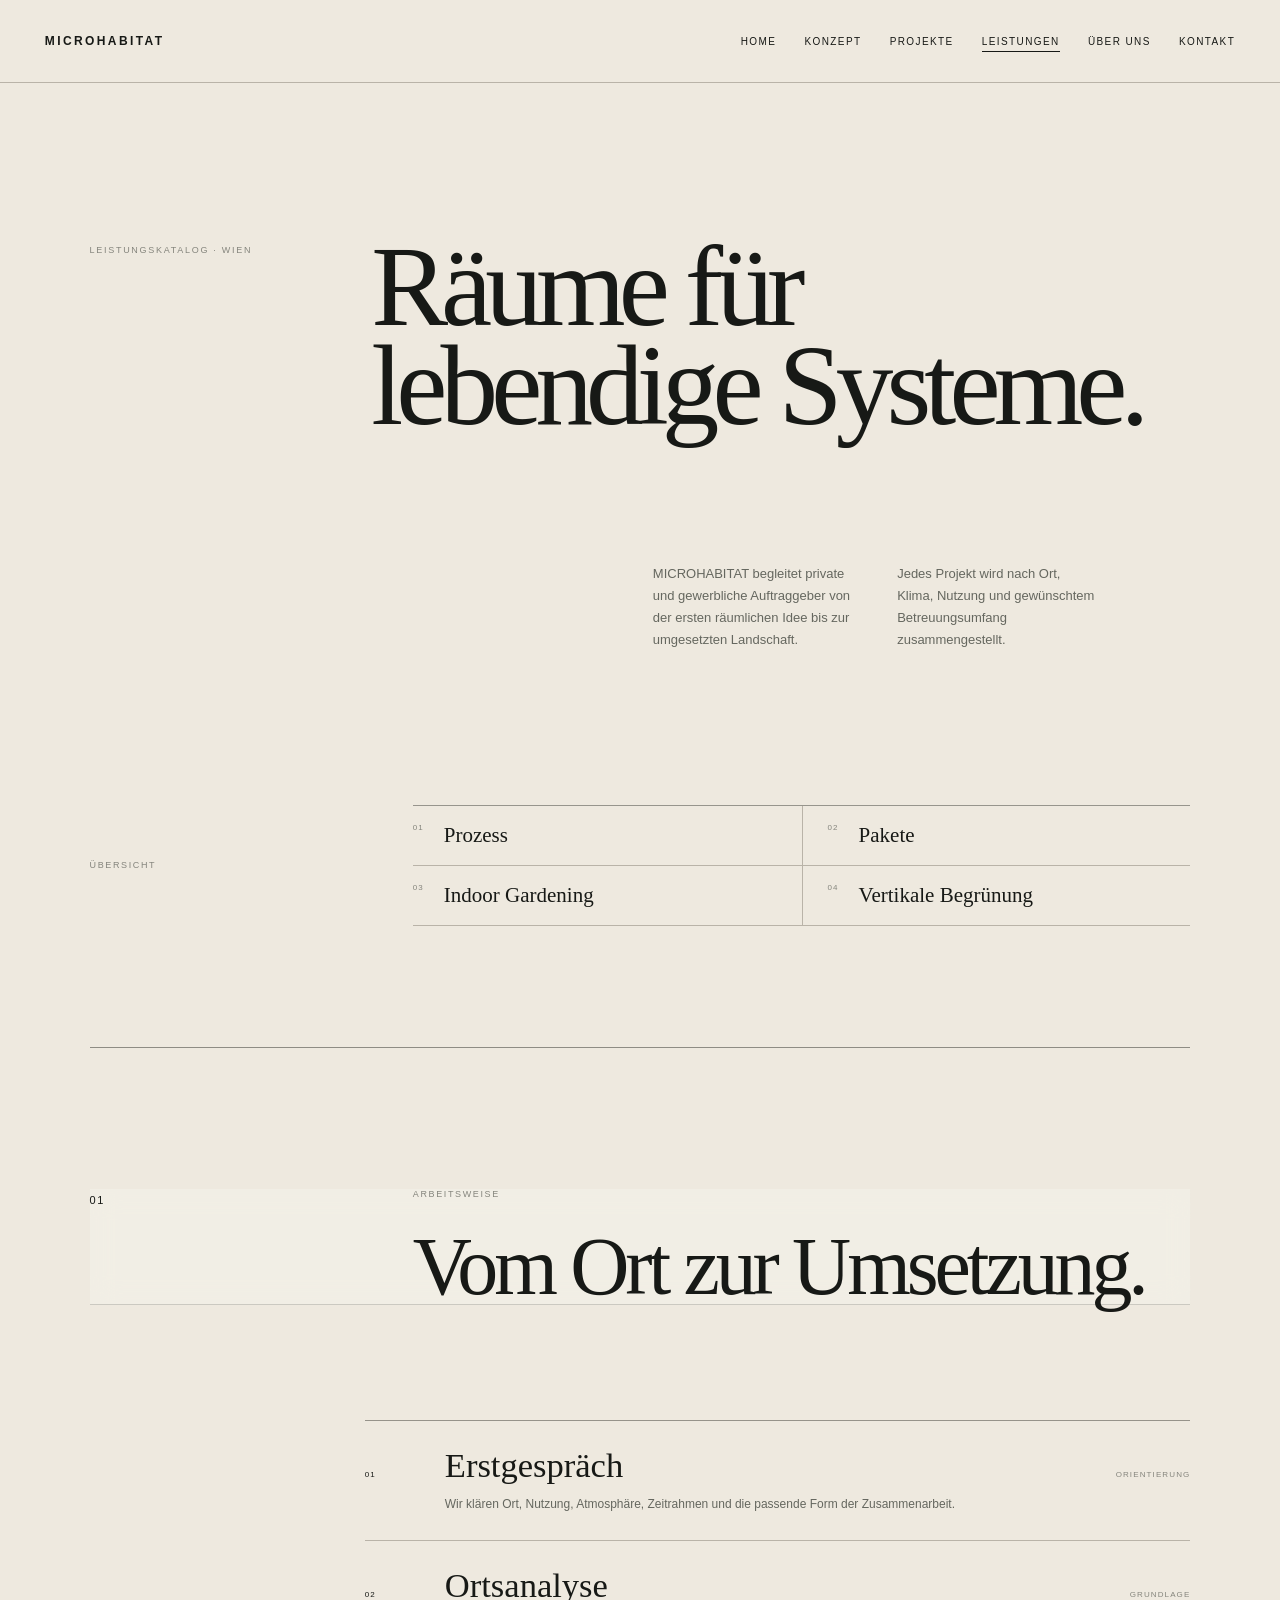
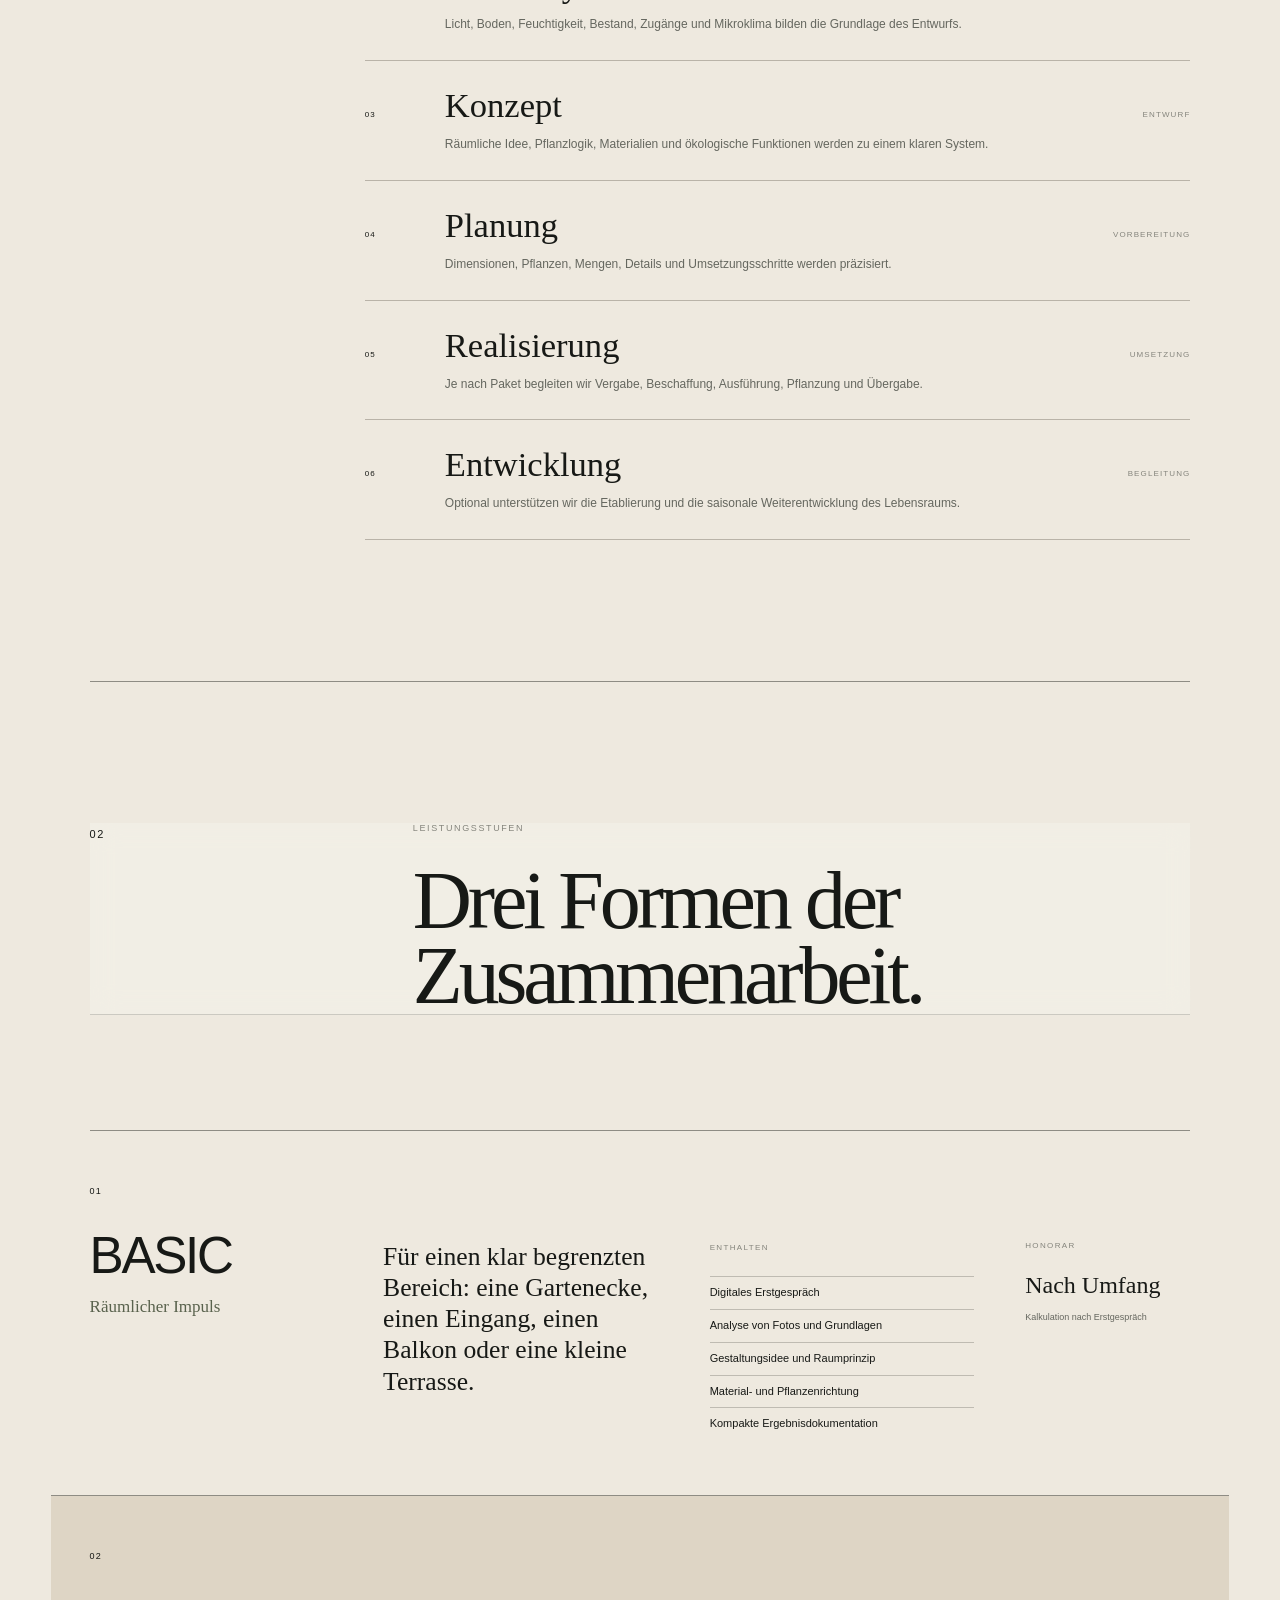
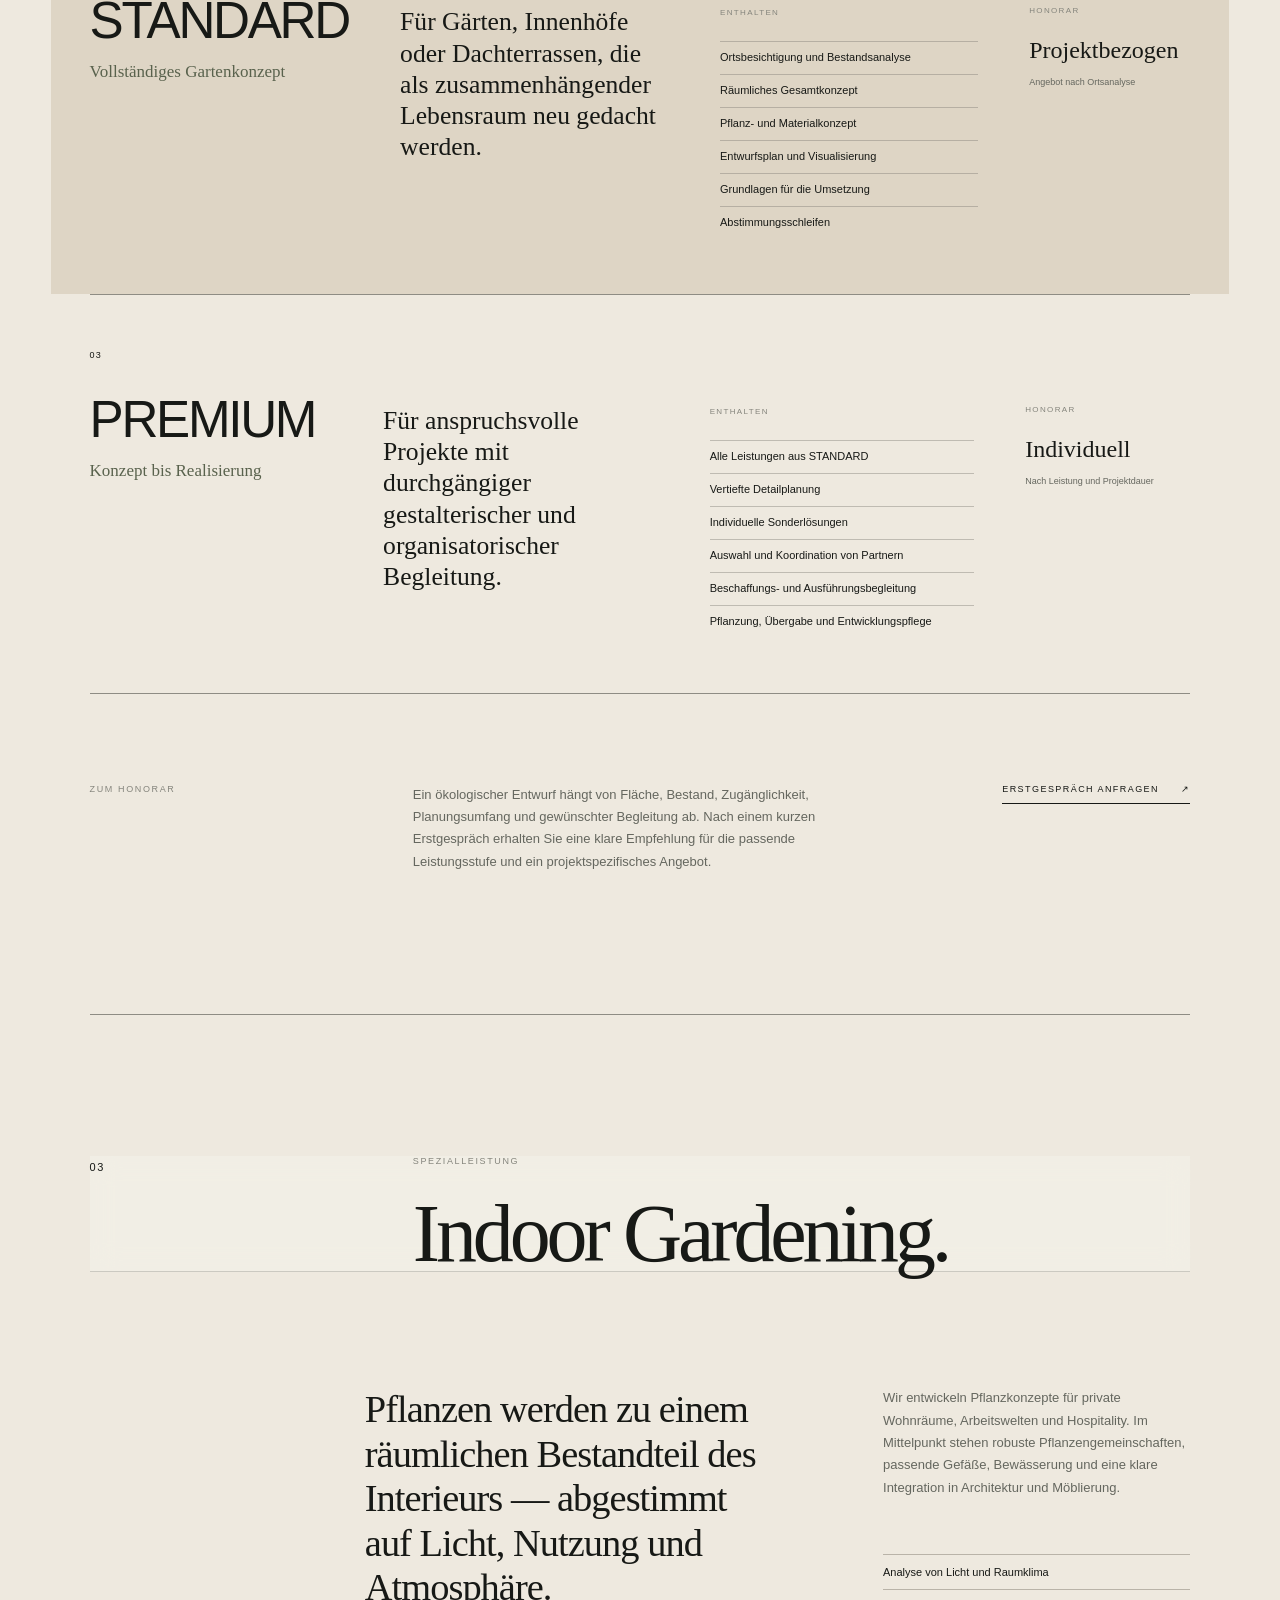
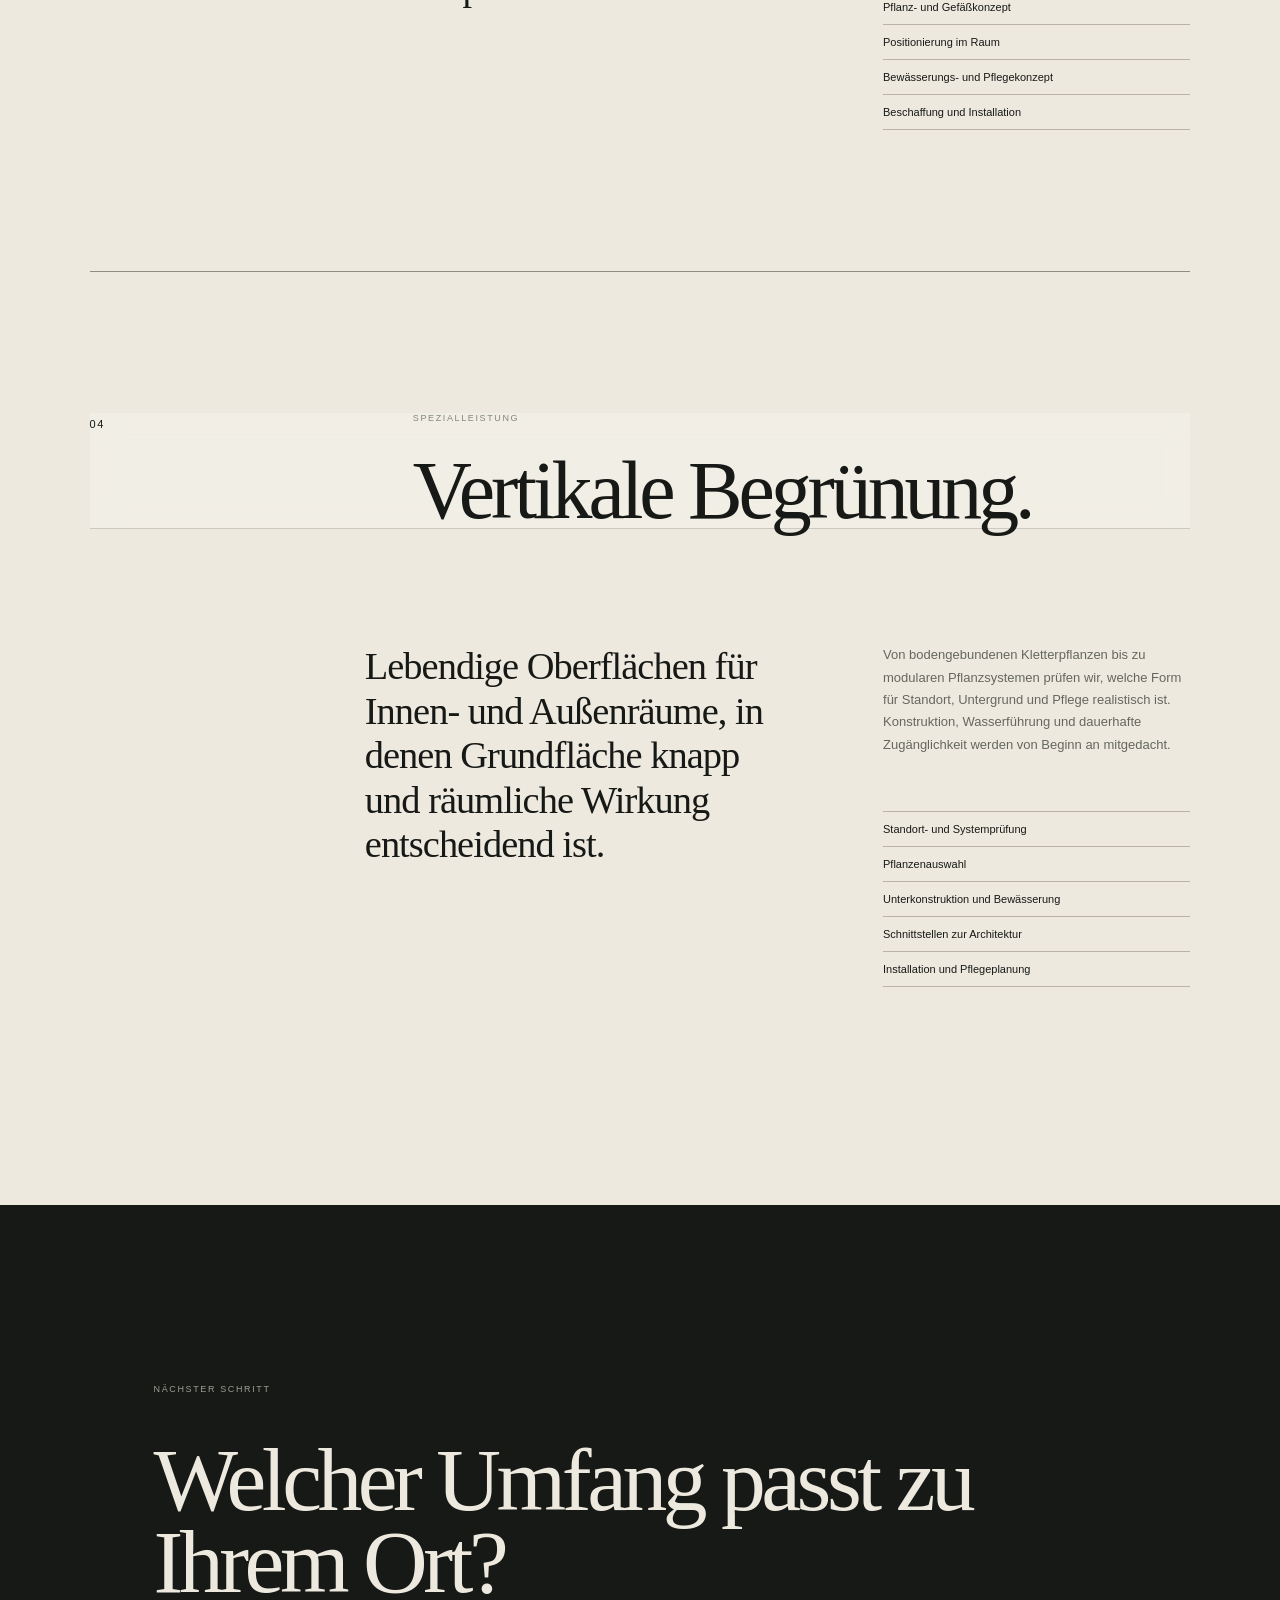
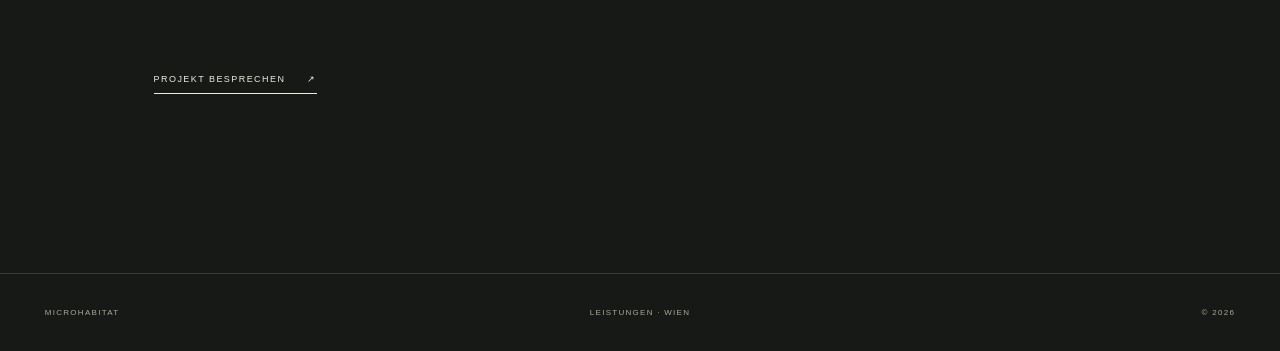
<file: leistungen.html>
<!doctype html>
<html lang="de">
<head>
  <meta charset="utf-8" />
  <meta name="viewport" content="width=device-width, initial-scale=1" />
  <meta name="description" content="Leistungen von MICROHABITAT: ökologische Gartenplanung, Innenhöfe, Dachterrassen, Indoor Gardening und vertikale Begrünung." />
  <title>Leistungen — MICROHABITAT</title>
  <link rel="stylesheet" href="style.css" />
  <script src="script.js" defer></script>
</head>
<body class="services-page">
  <header class="services-header">
    <nav class="services-nav" aria-label="Hauptnavigation">
      <a class="services-mark" href="index.html">MICROHABITAT</a>
      <button class="menu-toggle" type="button" aria-expanded="false" aria-controls="home-menu">Menü</button>
      <div class="home-menu" id="home-menu">
        <a href="index.html">Home</a>
        <a href="konzept.html">Konzept</a>
        <a href="projekte.html">Projekte</a>
        <a href="leistungen.html" aria-current="page">Leistungen</a>
        <a href="ueber-uns.html">Über uns</a>
        <a href="kontakt.html">Kontakt</a>
      </div>
    </nav>
  </header>

  <main>
    <section class="services-intro" aria-labelledby="services-title">
      <p class="services-overline">Leistungskatalog · Wien</p>
      <h1 id="services-title">Räume für<br />lebendige Systeme.</h1>
      <div class="services-intro-copy">
        <p>MICROHABITAT begleitet private und gewerbliche Auftraggeber von der ersten räumlichen Idee bis zur umgesetzten Landschaft.</p>
        <p>Jedes Projekt wird nach Ort, Klima, Nutzung und gewünschtem Betreuungsumfang zusammengestellt.</p>
      </div>
    </section>

    <nav class="services-index" aria-label="Seiteninhalt">
      <p>Übersicht</p>
      <div>
        <a href="#prozess"><span>01</span>Prozess</a>
        <a href="#pakete"><span>02</span>Pakete</a>
        <a href="#indoor"><span>03</span>Indoor Gardening</a>
        <a href="#vertikal"><span>04</span>Vertikale Begrünung</a>
      </div>
    </nav>

    <section class="services-process" id="prozess">
      <header class="services-section-heading">
        <p>01</p>
        <div><span>Arbeitsweise</span><h2>Vom Ort zur Umsetzung.</h2></div>
      </header>
      <ol class="process-sequence">
        <li><span>01</span><div><h3>Erstgespräch</h3><p>Wir klären Ort, Nutzung, Atmosphäre, Zeitrahmen und die passende Form der Zusammenarbeit.</p></div><small>Orientierung</small></li>
        <li><span>02</span><div><h3>Ortsanalyse</h3><p>Licht, Boden, Feuchtigkeit, Bestand, Zugänge und Mikroklima bilden die Grundlage des Entwurfs.</p></div><small>Grundlage</small></li>
        <li><span>03</span><div><h3>Konzept</h3><p>Räumliche Idee, Pflanzlogik, Materialien und ökologische Funktionen werden zu einem klaren System.</p></div><small>Entwurf</small></li>
        <li><span>04</span><div><h3>Planung</h3><p>Dimensionen, Pflanzen, Mengen, Details und Umsetzungsschritte werden präzisiert.</p></div><small>Vorbereitung</small></li>
        <li><span>05</span><div><h3>Realisierung</h3><p>Je nach Paket begleiten wir Vergabe, Beschaffung, Ausführung, Pflanzung und Übergabe.</p></div><small>Umsetzung</small></li>
        <li><span>06</span><div><h3>Entwicklung</h3><p>Optional unterstützen wir die Etablierung und die saisonale Weiterentwicklung des Lebensraums.</p></div><small>Begleitung</small></li>
      </ol>
    </section>

    <section class="service-packages" id="pakete">
      <header class="services-section-heading">
        <p>02</p>
        <div><span>Leistungsstufen</span><h2>Drei Formen der Zusammenarbeit.</h2></div>
      </header>

      <article class="package-row">
        <div class="package-tier"><p>01</p><h3>BASIC</h3><span>Räumlicher Impuls</span></div>
        <div class="package-summary"><p>Für einen klar begrenzten Bereich: eine Gartenecke, einen Eingang, einen Balkon oder eine kleine Terrasse.</p></div>
        <div class="package-scope"><h4>Enthalten</h4><ul><li>Digitales Erstgespräch</li><li>Analyse von Fotos und Grundlagen</li><li>Gestaltungsidee und Raumprinzip</li><li>Material- und Pflanzenrichtung</li><li>Kompakte Ergebnisdokumentation</li></ul></div>
        <div class="package-fee"><span>Honorar</span><strong>Nach Umfang</strong><small>Kalkulation nach Erstgespräch</small></div>
      </article>

      <article class="package-row package-featured">
        <div class="package-tier"><p>02</p><h3>STANDARD</h3><span>Vollständiges Gartenkonzept</span></div>
        <div class="package-summary"><p>Für Gärten, Innenhöfe oder Dachterrassen, die als zusammenhängender Lebensraum neu gedacht werden.</p></div>
        <div class="package-scope"><h4>Enthalten</h4><ul><li>Ortsbesichtigung und Bestandsanalyse</li><li>Räumliches Gesamtkonzept</li><li>Pflanz- und Materialkonzept</li><li>Entwurfsplan und Visualisierung</li><li>Grundlagen für die Umsetzung</li><li>Abstimmungsschleifen</li></ul></div>
        <div class="package-fee"><span>Honorar</span><strong>Projektbezogen</strong><small>Angebot nach Ortsanalyse</small></div>
      </article>

      <article class="package-row">
        <div class="package-tier"><p>03</p><h3>PREMIUM</h3><span>Konzept bis Realisierung</span></div>
        <div class="package-summary"><p>Für anspruchsvolle Projekte mit durchgängiger gestalterischer und organisatorischer Begleitung.</p></div>
        <div class="package-scope"><h4>Enthalten</h4><ul><li>Alle Leistungen aus STANDARD</li><li>Vertiefte Detailplanung</li><li>Individuelle Sonderlösungen</li><li>Auswahl und Koordination von Partnern</li><li>Beschaffungs- und Ausführungsbegleitung</li><li>Pflanzung, Übergabe und Entwicklungspflege</li></ul></div>
        <div class="package-fee"><span>Honorar</span><strong>Individuell</strong><small>Nach Leistung und Projektdauer</small></div>
      </article>

      <aside class="pricing-note">
        <p>Zum Honorar</p>
        <div><p>Ein ökologischer Entwurf hängt von Fläche, Bestand, Zugänglichkeit, Planungsumfang und gewünschter Begleitung ab. Nach einem kurzen Erstgespräch erhalten Sie eine klare Empfehlung für die passende Leistungsstufe und ein projektspezifisches Angebot.</p><a href="kontakt.html">Erstgespräch anfragen <span>↗</span></a></div>
      </aside>
    </section>

    <section class="special-service" id="indoor">
      <header class="services-section-heading">
        <p>03</p>
        <div><span>Spezialleistung</span><h2>Indoor Gardening.</h2></div>
      </header>
      <div class="special-service-content">
        <p class="special-lead">Pflanzen werden zu einem räumlichen Bestandteil des Interieurs — abgestimmt auf Licht, Nutzung und Atmosphäre.</p>
        <div class="special-details">
          <p>Wir entwickeln Pflanzkonzepte für private Wohnräume, Arbeitswelten und Hospitality. Im Mittelpunkt stehen robuste Pflanzengemeinschaften, passende Gefäße, Bewässerung und eine klare Integration in Architektur und Möblierung.</p>
          <ul><li>Analyse von Licht und Raumklima</li><li>Pflanz- und Gefäßkonzept</li><li>Positionierung im Raum</li><li>Bewässerungs- und Pflegekonzept</li><li>Beschaffung und Installation</li></ul>
        </div>
      </div>
    </section>

    <section class="special-service" id="vertikal">
      <header class="services-section-heading">
        <p>04</p>
        <div><span>Spezialleistung</span><h2>Vertikale Begrünung.</h2></div>
      </header>
      <div class="special-service-content">
        <p class="special-lead">Lebendige Oberflächen für Innen- und Außenräume, in denen Grundfläche knapp und räumliche Wirkung entscheidend ist.</p>
        <div class="special-details">
          <p>Von bodengebundenen Kletterpflanzen bis zu modularen Pflanzsystemen prüfen wir, welche Form für Standort, Untergrund und Pflege realistisch ist. Konstruktion, Wasserführung und dauerhafte Zugänglichkeit werden von Beginn an mitgedacht.</p>
          <ul><li>Standort- und Systemprüfung</li><li>Pflanzenauswahl</li><li>Unterkonstruktion und Bewässerung</li><li>Schnittstellen zur Architektur</li><li>Installation und Pflegeplanung</li></ul>
        </div>
      </div>
    </section>

    <section class="services-closing">
      <p>Nächster Schritt</p>
      <h2>Welcher Umfang passt zu Ihrem Ort?</h2>
      <a href="kontakt.html">Projekt besprechen <span>↗</span></a>
    </section>
  </main>

  <footer class="services-footer">
    <a href="index.html">MICROHABITAT</a>
    <p>Leistungen · Wien</p>
    <p>© 2026</p>
  </footer>
</body>
</html>
</file>
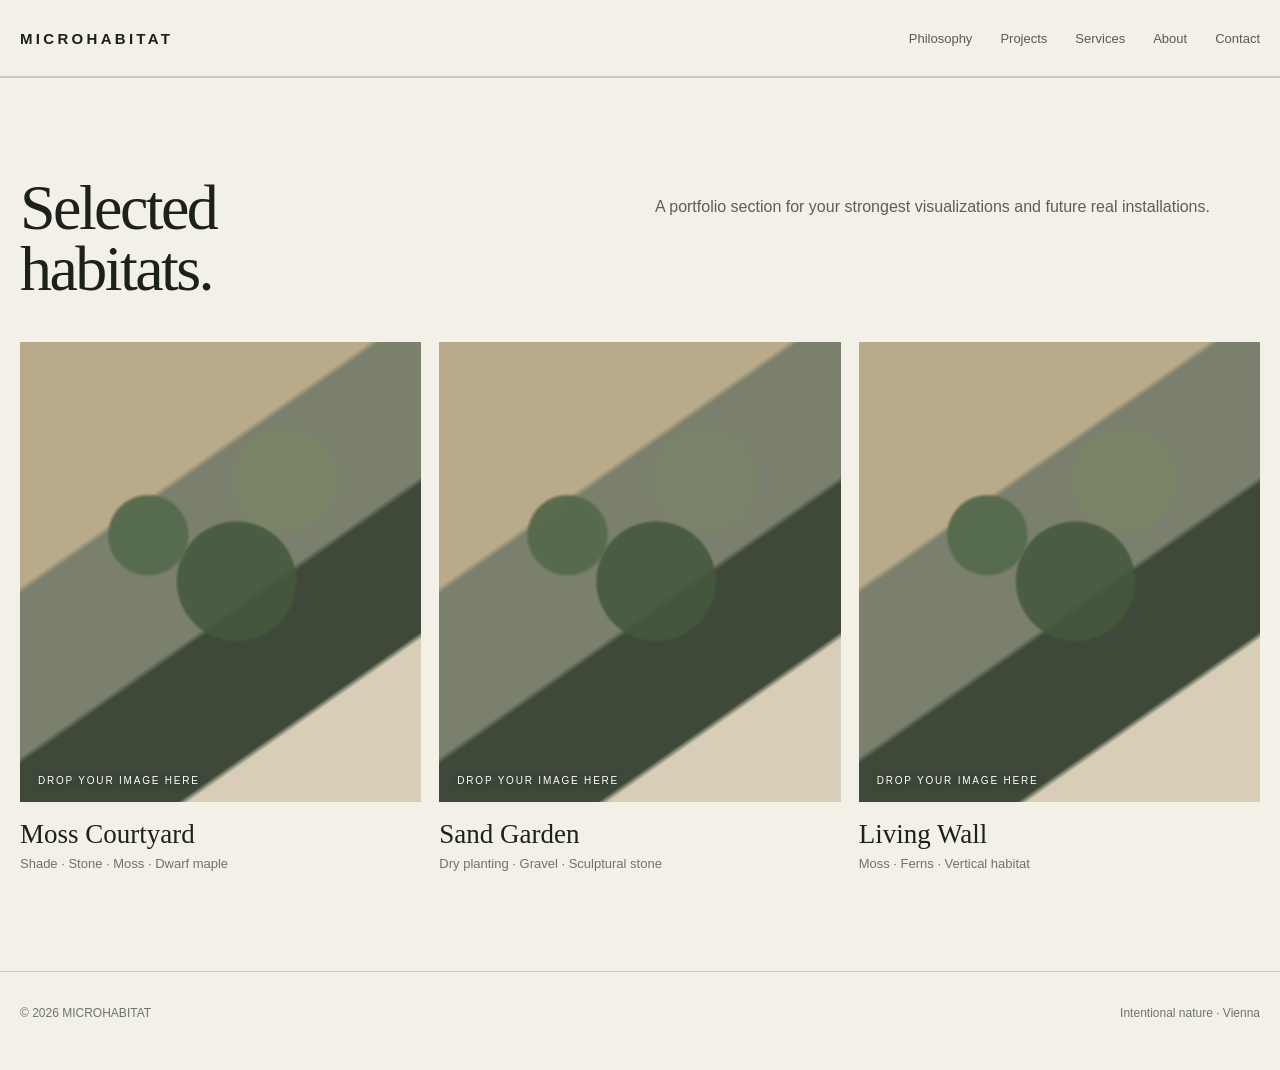
<file: projekte.html>
<!doctype html>
<html lang="en"><head><meta charset="utf-8" /><meta name="viewport" content="width=device-width, initial-scale=1" /><title>MICROHABITAT — Projects</title><link rel="stylesheet" href="style.css" /><script src="script.js" defer></script></head>
<body>
<header><div class="wrap"><nav><a class="brand" href="index.html">MICROHABITAT</a><div class="navlinks"><a href="konzept.html">Philosophy</a><a href="projekte.html">Projects</a><a href="leistungen.html">Services</a><a href="ueber-uns.html">About</a><a href="kontakt.html">Contact</a></div></nav></div></header>
<main><section id="projects"><div class="wrap"><div class="section-head"><h2>Selected<br>habitats.</h2><p class="section-copy">A portfolio section for your strongest visualizations and future real installations.</p></div><div class="projects"><article class="project"><div class="photo"></div><h3>Moss Courtyard</h3><p>Shade · Stone · Moss · Dwarf maple</p></article><article class="project"><div class="photo"></div><h3>Sand Garden</h3><p>Dry planting · Gravel · Sculptural stone</p></article><article class="project"><div class="photo"></div><h3>Living Wall</h3><p>Moss · Ferns · Vertical habitat</p></article></div></div></section></main>
<footer><div class="wrap footergrid"><span>© 2026 MICROHABITAT</span><span>Intentional nature · Vienna</span></div></footer>
</body></html>
</file>
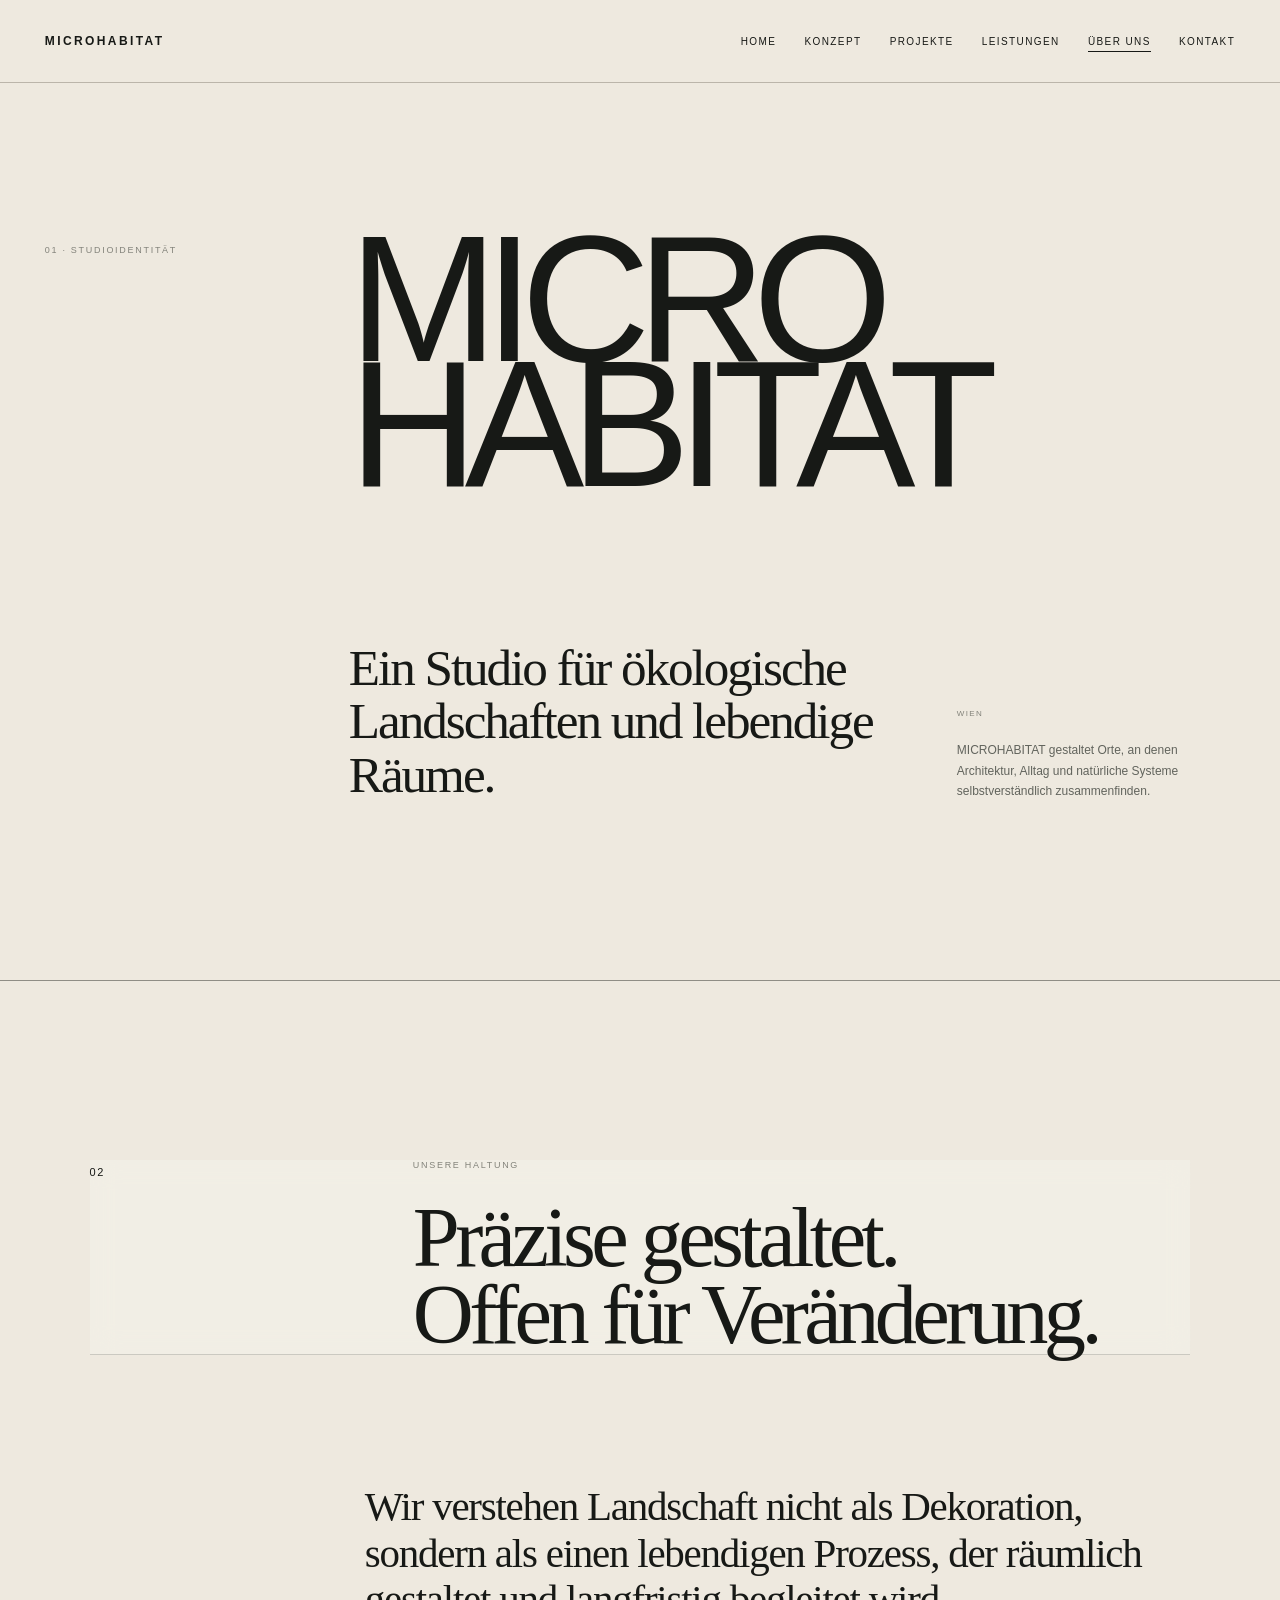
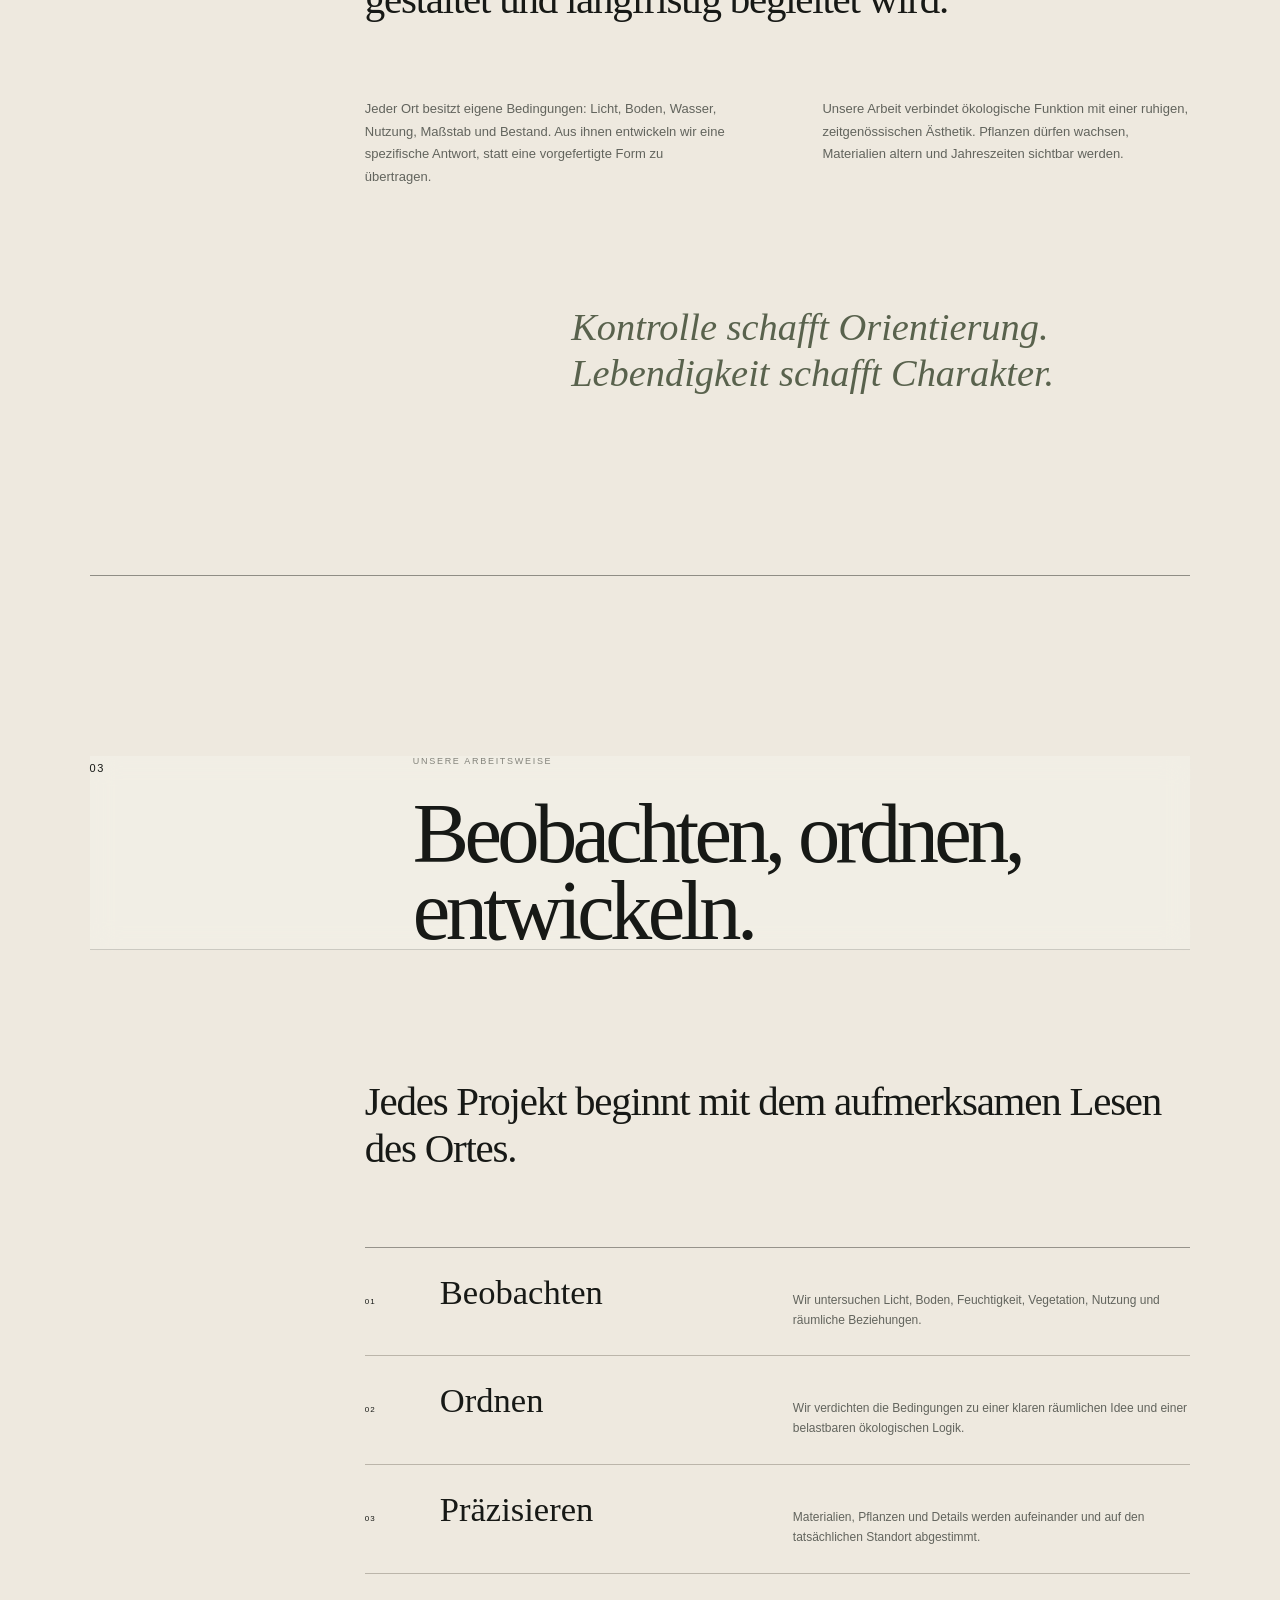
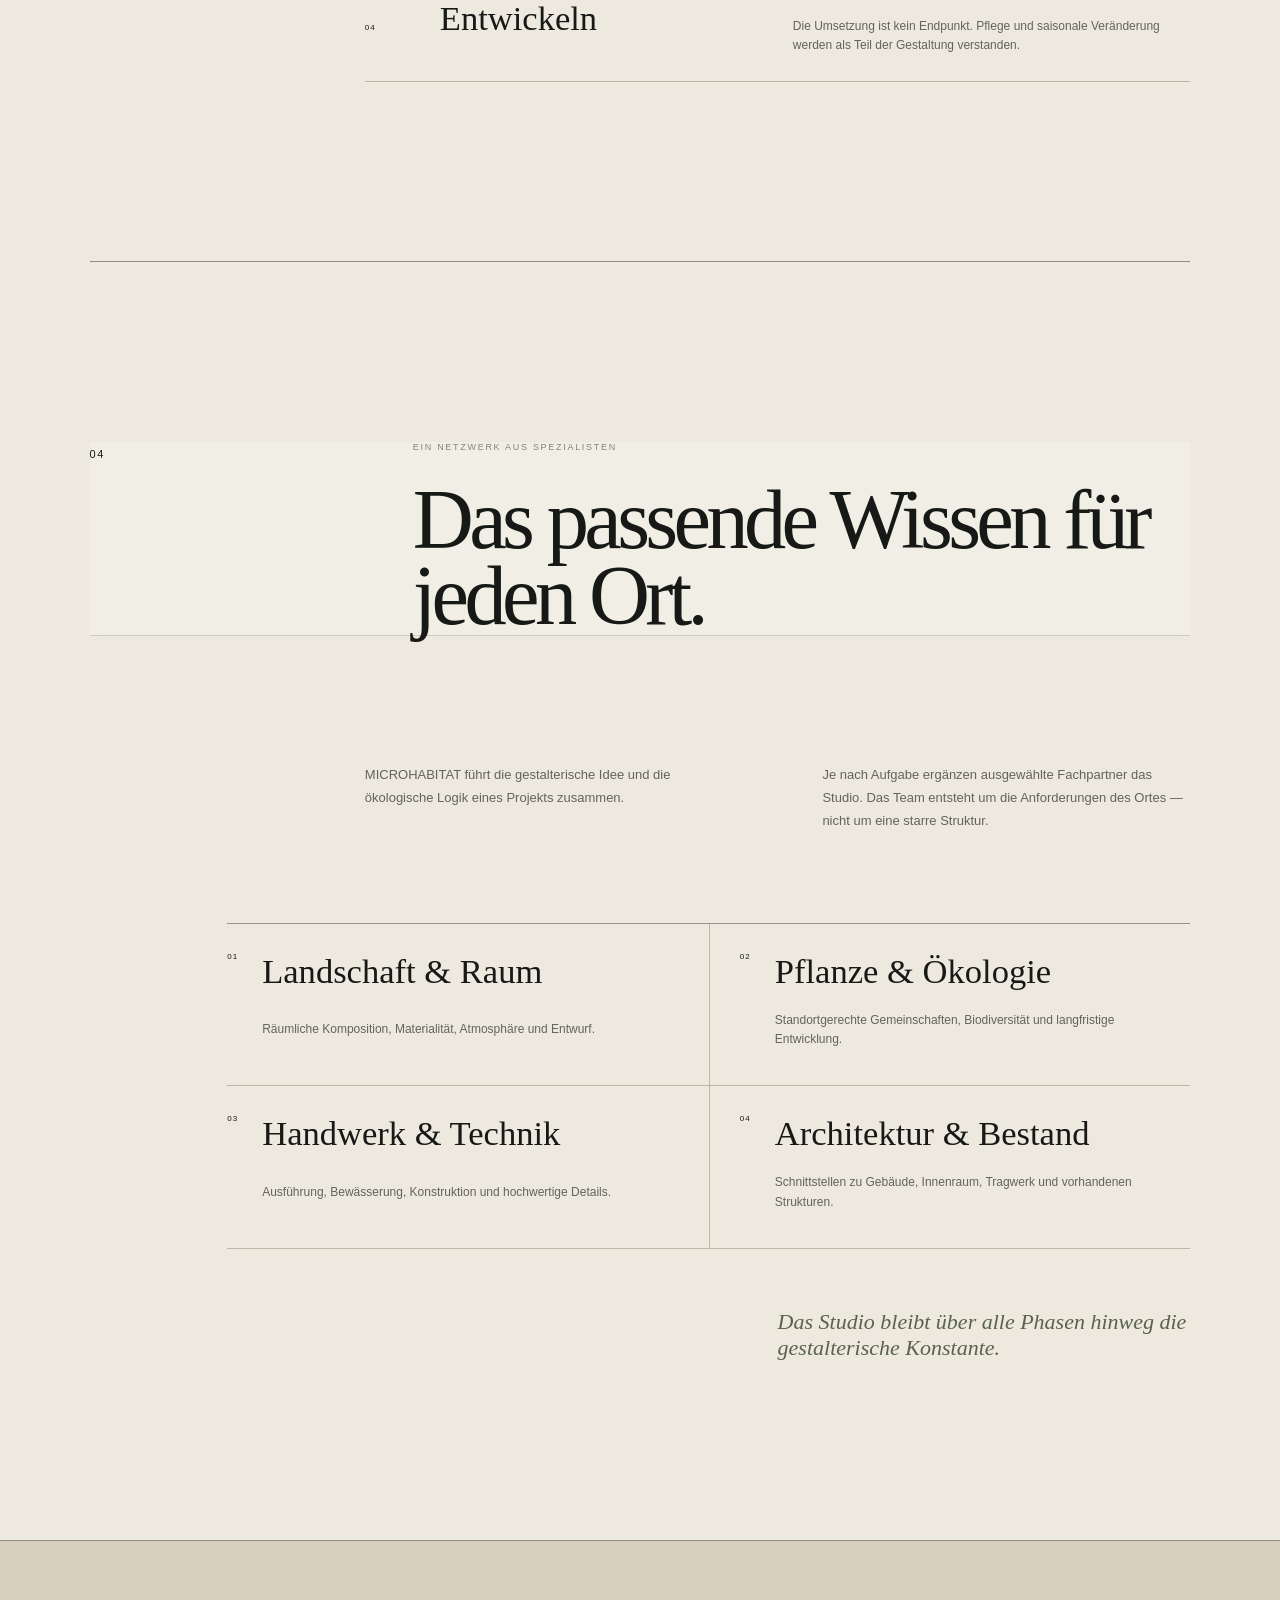
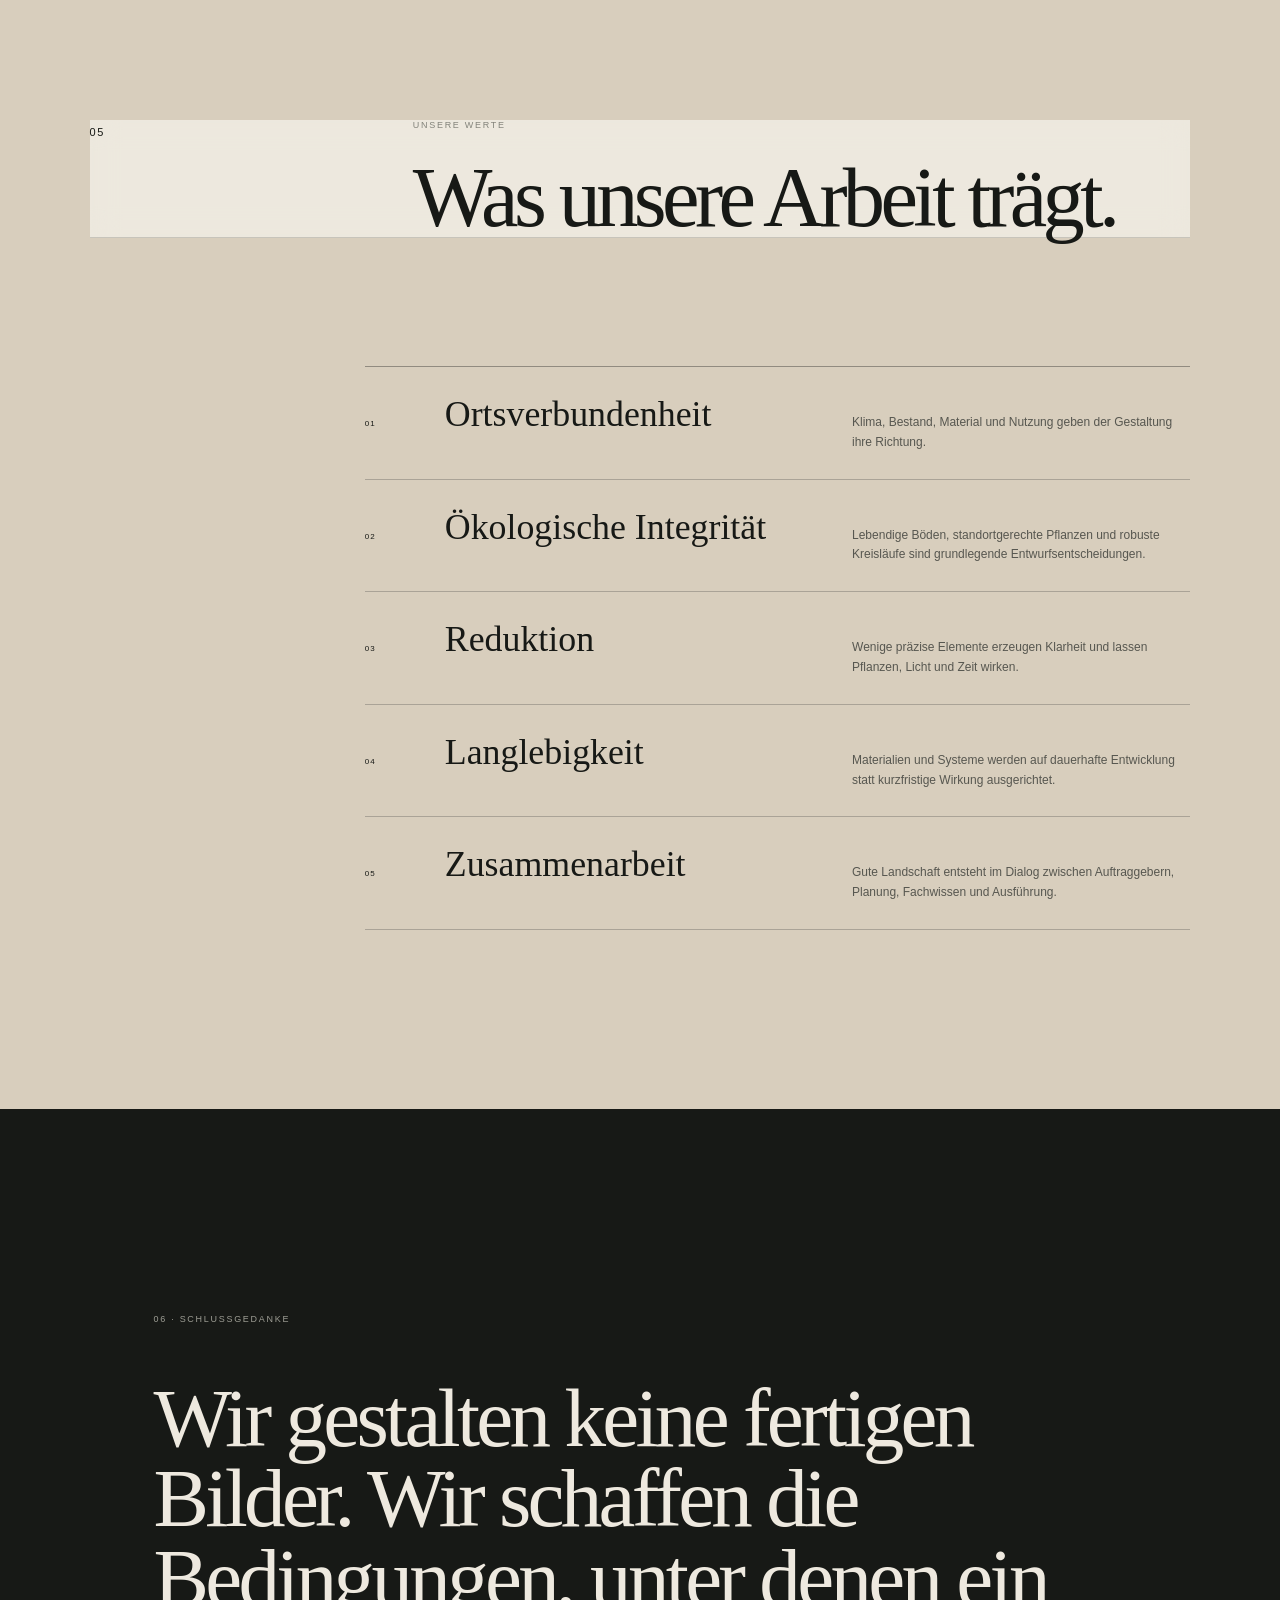
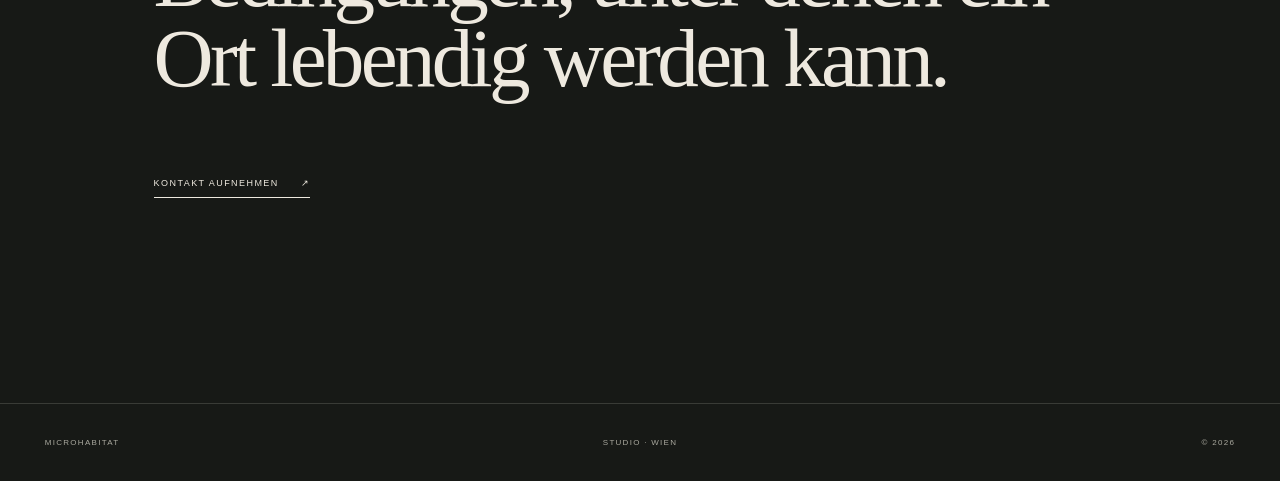
<file: ueber-uns.html>
<!doctype html>
<html lang="de">
<head>
  <meta charset="utf-8" />
  <meta name="viewport" content="width=device-width, initial-scale=1" />
  <meta name="description" content="MICROHABITAT ist ein Studio für ökologische Garten- und Lebensraumgestaltung in Wien." />
  <title>Über uns — MICROHABITAT</title>
  <link rel="stylesheet" href="style.css" />
  <script src="script.js" defer></script>
</head>
<body class="studio-page studio-text-only">
  <header class="studio-header">
    <nav class="studio-nav" aria-label="Hauptnavigation">
      <a class="studio-mark" href="index.html">MICROHABITAT</a>
      <button class="menu-toggle" type="button" aria-expanded="false" aria-controls="home-menu">Menü</button>
      <div class="home-menu" id="home-menu">
        <a href="index.html">Home</a>
        <a href="konzept.html">Konzept</a>
        <a href="projekte.html">Projekte</a>
        <a href="leistungen.html">Leistungen</a>
        <a href="ueber-uns.html" aria-current="page">Über uns</a>
        <a href="kontakt.html">Kontakt</a>
      </div>
    </nav>
  </header>

  <main>
    <section class="studio-introduction" aria-labelledby="studio-title">
      <p class="studio-overline">01 · Studioidentität</p>
      <h1 id="studio-title">MICRO<br />HABITAT</h1>
      <div class="studio-intro-statement">
        <p>Ein Studio für ökologische Landschaften und lebendige Räume.</p>
      </div>
      <div class="studio-intro-note">
        <span>Wien</span>
        <p>MICROHABITAT gestaltet Orte, an denen Architektur, Alltag und natürliche Systeme selbstverständlich zusammenfinden.</p>
      </div>
    </section>

    <article class="studio-text-document">
      <section class="studio-section studio-attitude" id="haltung">
        <header class="studio-section-heading"><p>02</p><div><span>Unsere Haltung</span><h2>Präzise gestaltet.<br />Offen für Veränderung.</h2></div></header>
        <div class="studio-text-grid">
          <p class="studio-lead">Wir verstehen Landschaft nicht als Dekoration, sondern als einen lebendigen Prozess, der räumlich gestaltet und langfristig begleitet wird.</p>
          <div class="studio-columns">
            <p>Jeder Ort besitzt eigene Bedingungen: Licht, Boden, Wasser, Nutzung, Maßstab und Bestand. Aus ihnen entwickeln wir eine spezifische Antwort, statt eine vorgefertigte Form zu übertragen.</p>
            <p>Unsere Arbeit verbindet ökologische Funktion mit einer ruhigen, zeitgenössischen Ästhetik. Pflanzen dürfen wachsen, Materialien altern und Jahreszeiten sichtbar werden.</p>
          </div>
          <blockquote class="studio-quote">Kontrolle schafft Orientierung. Lebendigkeit schafft Charakter.</blockquote>
        </div>
      </section>

      <section class="studio-section" id="arbeitsweise">
        <header class="studio-section-heading"><p>03</p><div><span>Unsere Arbeitsweise</span><h2>Beobachten, ordnen, entwickeln.</h2></div></header>
        <div class="studio-text-grid">
          <p class="studio-lead">Jedes Projekt beginnt mit dem aufmerksamen Lesen des Ortes.</p>
          <ol class="studio-approach-list">
            <li><span>01</span><h3>Beobachten</h3><p>Wir untersuchen Licht, Boden, Feuchtigkeit, Vegetation, Nutzung und räumliche Beziehungen.</p></li>
            <li><span>02</span><h3>Ordnen</h3><p>Wir verdichten die Bedingungen zu einer klaren räumlichen Idee und einer belastbaren ökologischen Logik.</p></li>
            <li><span>03</span><h3>Präzisieren</h3><p>Materialien, Pflanzen und Details werden aufeinander und auf den tatsächlichen Standort abgestimmt.</p></li>
            <li><span>04</span><h3>Entwickeln</h3><p>Die Umsetzung ist kein Endpunkt. Pflege und saisonale Veränderung werden als Teil der Gestaltung verstanden.</p></li>
          </ol>
        </div>
      </section>

      <section class="studio-section studio-method" id="netzwerk">
        <header class="studio-section-heading"><p>04</p><div><span>Ein Netzwerk aus Spezialisten</span><h2>Das passende Wissen für jeden Ort.</h2></div></header>
        <div class="studio-method-intro">
          <p>MICROHABITAT führt die gestalterische Idee und die ökologische Logik eines Projekts zusammen.</p>
          <p>Je nach Aufgabe ergänzen ausgewählte Fachpartner das Studio. Das Team entsteht um die Anforderungen des Ortes — nicht um eine starre Struktur.</p>
        </div>
        <div class="studio-network" aria-label="Fachliches Netzwerk">
          <div><span>01</span><h3>Landschaft &amp; Raum</h3><p>Räumliche Komposition, Materialität, Atmosphäre und Entwurf.</p></div>
          <div><span>02</span><h3>Pflanze &amp; Ökologie</h3><p>Standortgerechte Gemeinschaften, Biodiversität und langfristige Entwicklung.</p></div>
          <div><span>03</span><h3>Handwerk &amp; Technik</h3><p>Ausführung, Bewässerung, Konstruktion und hochwertige Details.</p></div>
          <div><span>04</span><h3>Architektur &amp; Bestand</h3><p>Schnittstellen zu Gebäude, Innenraum, Tragwerk und vorhandenen Strukturen.</p></div>
        </div>
        <p class="studio-method-note">Das Studio bleibt über alle Phasen hinweg die gestalterische Konstante.</p>
      </section>

      <section class="studio-values" id="werte">
        <header class="studio-section-heading"><p>05</p><div><span>Unsere Werte</span><h2>Was unsere Arbeit trägt.</h2></div></header>
        <ol class="values-list">
          <li><span>01</span><h3>Ortsverbundenheit</h3><p>Klima, Bestand, Material und Nutzung geben der Gestaltung ihre Richtung.</p></li>
          <li><span>02</span><h3>Ökologische Integrität</h3><p>Lebendige Böden, standortgerechte Pflanzen und robuste Kreisläufe sind grundlegende Entwurfsentscheidungen.</p></li>
          <li><span>03</span><h3>Reduktion</h3><p>Wenige präzise Elemente erzeugen Klarheit und lassen Pflanzen, Licht und Zeit wirken.</p></li>
          <li><span>04</span><h3>Langlebigkeit</h3><p>Materialien und Systeme werden auf dauerhafte Entwicklung statt kurzfristige Wirkung ausgerichtet.</p></li>
          <li><span>05</span><h3>Zusammenarbeit</h3><p>Gute Landschaft entsteht im Dialog zwischen Auftraggebern, Planung, Fachwissen und Ausführung.</p></li>
        </ol>
      </section>
    </article>

    <section class="studio-closing">
      <p>06 · Schlussgedanke</p>
      <blockquote>Wir gestalten keine fertigen Bilder. Wir schaffen die Bedingungen, unter denen ein Ort lebendig werden kann.</blockquote>
      <div><a href="kontakt.html">Kontakt aufnehmen <span>↗</span></a></div>
    </section>
  </main>

  <footer class="studio-footer">
    <a href="index.html">MICROHABITAT</a>
    <p>Studio · Wien</p>
    <p>© 2026</p>
  </footer>
</body>
</html>
</file>
<file: style.css>
:root{
  --bg:#f3f0e7;
  --ink:#1c211c;
  --muted:#6d7469;
  --line:rgba(28,33,28,.18);
  --moss:#66735a;
  --sand:#d7c9ad;
  --paper:#faf8f1;
}
*{box-sizing:border-box}
html{scroll-behavior:smooth}
body{
  margin:0;background:var(--bg);color:var(--ink);
  font-family:Inter, ui-sans-serif, -apple-system, BlinkMacSystemFont, "Segoe UI", sans-serif;
}
a{color:inherit;text-decoration:none}
.wrap{width:min(1240px, calc(100% - 40px));margin:auto}
header{
  position:sticky;top:0;z-index:20;
  backdrop-filter:blur(14px);background:rgba(243,240,231,.78);
  border-bottom:1px solid var(--line)
}
nav{height:76px;display:flex;align-items:center;justify-content:space-between}
.brand{font-size:15px;letter-spacing:.22em;font-weight:600}
.navlinks{display:flex;gap:28px;font-size:13px}
.navlinks a{opacity:.72}.navlinks a:hover{opacity:1}
.hero{
  min-height:calc(100vh - 76px);display:grid;grid-template-columns:1.05fr .95fr;
  gap:34px;align-items:center;padding:42px 0 60px
}
.eyebrow{font-size:12px;letter-spacing:.24em;text-transform:uppercase;color:var(--muted);margin-bottom:22px}
h1{
  font-family:Georgia, "Times New Roman", serif;font-size:clamp(58px,8vw,118px);
  line-height:.86;font-weight:400;letter-spacing:-.055em;margin:0 0 28px
}
.lead{max-width:560px;font-size:18px;line-height:1.55;color:#4f584c}
.cta{display:flex;gap:14px;margin-top:34px;flex-wrap:wrap}
.btn{
  border:1px solid var(--ink);padding:14px 20px;border-radius:999px;font-size:13px;cursor:pointer;background:transparent
}
.btn.primary{background:var(--ink);color:var(--paper)}
.hero-image,.photo{
  position:relative;overflow:hidden;background:
  radial-gradient(circle at 32% 42%, rgba(85,105,75,.95) 0 10%, transparent 11%),
  radial-gradient(circle at 54% 52%, rgba(68,87,60,.88) 0 18%, transparent 19%),
  radial-gradient(circle at 66% 30%, rgba(121,133,101,.75) 0 12%, transparent 13%),
  linear-gradient(145deg,#b9aa89 0 33%,#7a806d 34% 56%,#3e4939 57% 77%,#d8cdb6 78%);
}
.hero-image{height:min(72vh,760px);border-radius:2px}
.photo:after,.hero-image:after{
  content:"DROP YOUR IMAGE HERE";position:absolute;left:18px;bottom:16px;
  color:white;font-size:10px;letter-spacing:.18em;text-shadow:0 1px 10px rgba(0,0,0,.45)
}
section{padding:100px 0;border-top:1px solid var(--line)}
.section-head{display:grid;grid-template-columns:1fr 1fr;gap:30px;margin-bottom:42px}
h2{
  margin:0;font-family:Georgia, "Times New Roman", serif;
  font-size:clamp(42px,5vw,78px);line-height:.95;font-weight:400;letter-spacing:-.04em
}
.section-copy{font-size:16px;line-height:1.65;color:#596056;max-width:620px}
.gallery{display:grid;grid-template-columns:1.2fr .8fr;gap:18px}
.photo{height:580px}
.gallery .right{display:grid;grid-template-rows:1fr 1fr;gap:18px}
.gallery .right .photo{height:auto}
.principles{display:grid;grid-template-columns:repeat(4,1fr);gap:12px}
.principle{padding:28px 0;border-top:1px solid var(--ink)}
.num{font-size:11px;color:var(--muted);margin-bottom:36px}
.principle h3{font-family:Georgia,serif;font-size:25px;font-weight:400;margin:0 0 12px}
.principle p{font-size:14px;line-height:1.55;color:var(--muted);margin:0}
.projects{display:grid;grid-template-columns:repeat(3,1fr);gap:18px}
.project .photo{height:460px}
.project h3{font-family:Georgia,serif;font-size:27px;font-weight:400;margin:17px 0 6px}
.project p{margin:0;color:var(--muted);font-size:13px}
.services{display:grid;grid-template-columns:1fr 1fr;border-top:1px solid var(--ink)}
.service{padding:28px 0;border-bottom:1px solid var(--line)}
.service:nth-child(odd){padding-right:34px}
.service:nth-child(even){padding-left:34px;border-left:1px solid var(--line)}
.service small{color:var(--muted);letter-spacing:.12em;text-transform:uppercase}
.service h3{font-family:Georgia,serif;font-size:32px;font-weight:400;margin:10px 0}
.service p{max-width:520px;line-height:1.55;color:var(--muted)}
.closing{
  min-height:70vh;display:flex;flex-direction:column;justify-content:center;align-items:center;text-align:center
}
.closing p{max-width:640px;color:var(--muted);font-size:17px;line-height:1.6}
footer{border-top:1px solid var(--line);padding:34px 0 50px;font-size:12px;color:var(--muted)}
.footergrid{display:flex;justify-content:space-between;gap:20px;flex-wrap:wrap}

@media (max-width:850px){
  .navlinks{display:none}
  .hero{grid-template-columns:1fr;min-height:auto}
  .hero-image{height:62vh}
  .section-head{grid-template-columns:1fr}
  .gallery{grid-template-columns:1fr}
  .gallery .right{grid-template-columns:1fr 1fr;grid-template-rows:none}
  .gallery .right .photo{height:300px}
  .principles{grid-template-columns:1fr 1fr}
  .projects{grid-template-columns:1fr}
  .services{grid-template-columns:1fr}
  .service:nth-child(odd),.service:nth-child(even){padding:26px 0;border-left:none}
}
@media (max-width:520px){
  .wrap{width:min(100% - 24px,1240px)}
  nav{height:64px}
  h1{font-size:58px}
  section{padding:72px 0}
  .hero-image{height:52vh}
  .principles{grid-template-columns:1fr}
  .gallery .right{grid-template-columns:1fr}
  .gallery .right .photo{height:320px}
}

/* Homepage — editorial redesign */
.sr-only{position:absolute;width:1px;height:1px;padding:0;margin:-1px;overflow:hidden;clip:rect(0,0,0,0);white-space:nowrap;border:0}
.homepage{--home-paper:#f3ead9;--home-sand:#d3a86c;--home-stone:#8a7d68;--home-ink:#1c1810;--home-moss:#4f6b42;--home-sun:#e8a94a;--home-sky:#7fa89c;background:var(--home-paper);color:var(--home-ink);font-family:"Helvetica Neue",Helvetica,Arial,sans-serif}
.homepage header{border:0;background:none;backdrop-filter:none}
.home-header{position:fixed;inset:0 0 auto;z-index:50;color:#f4f0e7;mix-blend-mode:difference}
.home-nav{height:88px;padding:0 clamp(22px,3.5vw,64px);display:flex;align-items:center;justify-content:space-between}
.home-mark{font-size:13px;font-weight:700;letter-spacing:.2em}
.home-menu{display:flex;align-items:center;gap:clamp(18px,2.2vw,38px);font-size:11px;letter-spacing:.12em;text-transform:uppercase}
.home-menu a{position:relative;padding:10px 0}
.home-menu a::after{content:"";position:absolute;left:0;right:100%;bottom:5px;height:1px;background:currentColor;transition:right .5s cubic-bezier(.2,.7,.2,1)}
.home-menu a:hover::after,.home-menu a[aria-current="page"]::after{right:0}
.menu-toggle{display:none;color:inherit;border:0;background:none;padding:10px 0;font:inherit;font-size:11px;letter-spacing:.12em;text-transform:uppercase}
.home-hero{position:relative;height:100svh;min-height:640px;padding:0;border:0;overflow:hidden;background:#211c12;color:#f6ecda}
.hero-media,.hero-shade,.hero-light,.hero-canopy{position:absolute;inset:0}
.hero-media img{width:100%;height:112%;object-fit:cover;object-position:center 55%;transform:translateY(var(--parallax-y,0));will-change:transform}
.hero-shade{background:rgba(20,14,6,.36);pointer-events:none}
.hero-light{
  background:linear-gradient(100deg,
    rgba(143,183,204,.16) 0%,
    rgba(240,206,140,.04) 18%,
    rgba(255,197,111,.2) 42%,
    rgba(255,150,90,.15) 58%,
    rgba(150,104,150,.13) 78%,
    rgba(143,183,204,.16) 100%);
  background-size:320% 100%;
  mix-blend-mode:soft-light;
  animation:sun-sweep 34s linear infinite;
  pointer-events:none;
}
.hero-canopy{
  background-image:repeating-linear-gradient(115deg, rgba(10,8,4,.42) 0 3px, transparent 3px 26px);
  mix-blend-mode:multiply;
  opacity:.26;
  animation:canopy-drift 46s ease-in-out infinite;
  pointer-events:none;
}
@keyframes sun-sweep{0%{background-position:0% 50%}100%{background-position:100% 50%}}
@keyframes canopy-drift{0%,100%{transform:translate3d(-3%,-2%,0) rotate(0deg)}50%{transform:translate3d(3%,2%,0) rotate(1.2deg)}}
.hero-content{position:absolute;inset:auto clamp(22px,3.5vw,64px) clamp(58px,7vw,112px);z-index:2}
.hero-kicker{margin:0 0 clamp(34px,5vw,72px);font-size:10px;letter-spacing:.19em;text-transform:uppercase}
.homepage .hero-content h1{margin:0;font-family:inherit;font-size:clamp(52px,10.8vw,196px);line-height:.76;font-weight:500;letter-spacing:-.065em}
.hero-line{margin:clamp(22px,3vw,42px) 0 0 52%;font-family:Georgia,"Times New Roman",serif;font-size:clamp(28px,4vw,68px);font-style:italic;letter-spacing:-.035em}
.scroll-cue{position:absolute;right:clamp(22px,3.5vw,64px);bottom:clamp(58px,7vw,112px);z-index:3;display:flex;align-items:center;gap:16px;font-size:9px;letter-spacing:.18em;text-transform:uppercase}
.scroll-cue i{display:block;width:52px;height:1px;background:currentColor;transform-origin:left;animation:line-breathe 2.8s ease-in-out infinite}
@keyframes line-breathe{50%{transform:scaleX(.45)}}
.home-intro{border:0;padding:clamp(120px,17vw,280px) clamp(22px,7vw,132px);display:grid;grid-template-columns:1fr 3fr;gap:4vw}
.section-index{font-size:9px;letter-spacing:.2em;text-transform:uppercase;color:var(--home-stone)}
.intro-copy{max-width:1050px}
.intro-lead{max-width:970px;margin:-.15em 0 0;font-family:Georgia,"Times New Roman",serif;font-size:clamp(42px,6.7vw,112px);line-height:.98;letter-spacing:-.045em}
.intro-note{width:min(460px,100%);margin:70px 0 34px 48%;font-size:15px;line-height:1.65;color:#55584f}
.text-link{display:inline-flex;align-items:center;gap:20px;border-bottom:1px solid currentColor;padding:0 0 9px;font-size:10px;letter-spacing:.17em;text-transform:uppercase}
.text-link span{transition:transform .4s ease}.text-link:hover span{transform:translate(4px,-4px)}
.intro-copy>.text-link{margin-left:48%}
.disciplines{border:0;padding:0;display:grid;grid-template-columns:55% 45%;min-height:100vh;background:var(--home-ink);color:var(--home-paper)}
.discipline-image{overflow:hidden;min-height:760px}
.discipline-image img,.services-image img,.selected-work figure img,.contact-backdrop img{width:100%;height:110%;object-fit:cover;transform:translateY(var(--parallax-y,0));will-change:transform}
.discipline-copy{padding:clamp(60px,7vw,120px) clamp(24px,6vw,100px);display:flex;flex-direction:column;justify-content:space-between}
.discipline-copy .section-index{color:#b79a6e}
.discipline-list{list-style:none;margin:80px 0 0;padding:0}
.discipline-list li{display:flex;flex-direction:column;align-items:flex-start;gap:16px;border-top:1px solid rgba(238,233,223,.22);padding:22px 0 26px}
.discipline-row{display:grid;grid-template-columns:42px 1fr;align-items:baseline;width:100%;font-family:Georgia,"Times New Roman",serif;font-size:clamp(27px,3vw,54px);letter-spacing:-.035em}
.discipline-row span{font-family:inherit;font-size:9px;letter-spacing:.12em;color:#b79a6e}
.sign{width:34px;height:34px;color:var(--home-sun);opacity:.92;overflow:visible}
.sign circle{fill:currentColor;animation:sign-breathe 3.6s ease-in-out infinite}
.sign circle:nth-child(3n){animation-delay:.5s}
.sign circle:nth-child(3n+1){animation-delay:1.1s}
.sign circle:nth-child(5n){animation-delay:1.8s}
.sign circle:nth-child(7n){animation-delay:2.3s}
@keyframes sign-breathe{0%,100%{opacity:.32}50%{opacity:1}}
.selected-work{border:0;padding:clamp(120px,15vw,240px) clamp(22px,3.5vw,64px);display:grid;grid-template-columns:repeat(12,1fr);gap:clamp(14px,2vw,34px);align-items:start}
.work-heading{grid-column:1/7;margin-bottom:clamp(70px,10vw,160px)}
.selected-work h2,.services-copy h2{margin:42px 0 45px;font-size:clamp(58px,8vw,138px);line-height:.83;letter-spacing:-.06em}
.work-primary{grid-column:2/10}
.work-secondary{grid-column:8/13;margin-top:clamp(90px,13vw,210px)}
.selected-work figure{margin:0}.selected-work figure>img{display:block;height:auto;aspect-ratio:1.5/1;object-fit:cover;overflow:hidden}
.work-secondary figure>img{aspect-ratio:1/1.16}
.selected-work figcaption{display:flex;justify-content:space-between;padding-top:13px;font-size:9px;letter-spacing:.15em;text-transform:uppercase}
.services-teaser{border:0;padding:0 clamp(22px,7vw,132px) clamp(130px,17vw,270px);display:grid;grid-template-columns:1.15fr .85fr;gap:clamp(40px,7vw,130px);align-items:end}
.services-image{height:min(78vw,960px);overflow:hidden}
.services-copy{padding-bottom:5vw}
.services-copy h2{font-family:Georgia,"Times New Roman",serif;font-size:clamp(48px,6vw,100px);margin-top:48px}
.home-contact{position:relative;border:0;height:90svh;min-height:680px;padding:0;overflow:hidden;background:#241d13;color:var(--home-paper)}
.contact-backdrop{position:absolute;inset:0}.contact-backdrop::after{content:"";position:absolute;inset:0;background:rgba(24,16,6,.48)}
.contact-backdrop img{height:112%}
.contact-inner{position:relative;z-index:2;height:100%;padding:clamp(35px,5vw,80px);display:flex;flex-direction:column;justify-content:center;align-items:center;text-align:center}
.contact-inner p{margin:0 0 45px;font-size:10px;letter-spacing:.2em;text-transform:uppercase}
.contact-inner h2{font-size:clamp(76px,12vw,200px);line-height:.76;letter-spacing:-.065em}
.contact-inner a{margin-top:70px;border-bottom:1px solid currentColor;padding-bottom:10px;font-size:10px;letter-spacing:.18em;text-transform:uppercase}
.contact-inner a span{margin-left:20px}
.home-footer{border:0;padding:34px clamp(22px,3.5vw,64px);display:grid;grid-template-columns:1fr auto 1fr;align-items:center;background:var(--home-ink);color:#b7a68a;font-size:9px;letter-spacing:.15em;text-transform:uppercase}
.home-footer p{margin:0}.home-footer p:last-child{text-align:right}
[data-reveal]{opacity:0;transform:translateY(28px);transition:opacity 1.1s ease,transform 1.1s cubic-bezier(.2,.65,.2,1)}
[data-reveal].is-visible{opacity:1;transform:none}

@media (max-width:900px){
  .home-nav{height:72px}.menu-toggle{display:block;position:relative;z-index:2}
  .home-menu{position:fixed;inset:0;display:flex;flex-direction:column;align-items:flex-start;justify-content:center;gap:13px;padding:72px 24px;background:var(--home-ink);color:var(--home-paper);font-family:Georgia,"Times New Roman",serif;font-size:clamp(34px,8vw,62px);letter-spacing:-.03em;text-transform:none;opacity:0;visibility:hidden;transition:opacity .45s ease,visibility .45s}
  .home-menu.is-open{opacity:1;visibility:visible}.home-menu a{padding:3px 0}.home-menu a::after{display:none}
  .homepage.menu-open{overflow:hidden}.hero-line{margin-left:30%}.scroll-cue{display:none}
  .home-intro{grid-template-columns:1fr;padding-top:120px}.intro-copy{margin-top:55px}.intro-note,.intro-copy>.text-link{margin-left:25%}
  .disciplines{grid-template-columns:1fr}.discipline-image{min-height:70svh}.discipline-copy{min-height:620px}
  .work-heading{grid-column:1/10}.work-primary{grid-column:1/11}.work-secondary{grid-column:6/13}
  .services-teaser{grid-template-columns:1fr}.services-image{height:75svh}.services-copy{padding:40px 0 0}
}
@media (max-width:600px){
  .home-hero{min-height:580px}.hero-content{bottom:46px}.hero-kicker{max-width:240px;line-height:1.5;margin-bottom:34px}
  .homepage .hero-content h1{font-size:13.6vw;letter-spacing:-.055em}.hero-line{margin:22px 0 0;font-size:29px}
  .home-intro{padding:105px 22px 125px}.intro-copy{margin-top:38px}.intro-lead{font-size:43px}.intro-note{margin:50px 0 28px;width:100%}.intro-copy>.text-link{margin-left:0}
  .discipline-image{min-height:58svh}.discipline-copy{min-height:570px;padding:58px 22px}.discipline-list{margin-top:55px}.discipline-list li{padding:17px 0 19px;gap:12px}.discipline-row{grid-template-columns:32px 1fr;font-size:29px}.sign{width:28px;height:28px}
  .selected-work{padding:110px 22px 130px}.work-heading{grid-column:1/13;margin-bottom:75px}.selected-work h2{font-size:59px;margin:35px 0}
  .work-primary{grid-column:1/13}.work-secondary{grid-column:4/13;margin-top:78px}.selected-work figure>img{aspect-ratio:1/1.1}.work-secondary figure>img{aspect-ratio:1/1.22}
  .services-teaser{padding:0 22px 125px}.services-image{height:66svh}.services-copy h2{font-size:48px;line-height:.92}
  .home-contact{min-height:620px;height:82svh}.contact-inner h2{font-size:74px}.contact-inner a{margin-top:55px}
  .home-footer{grid-template-columns:1fr auto}.home-footer p:first-of-type{display:none}
}

/* Über uns — studio profile */
.studio-page{--studio-paper:#eee9df;--studio-ink:#171916;--studio-muted:#62645d;--studio-line:#bbb5aa;--studio-moss:#59624d;margin:0;background:var(--studio-paper);color:var(--studio-ink);font-family:"Helvetica Neue",Helvetica,Arial,sans-serif}
.studio-page section{border:0}
.studio-header{position:relative;z-index:40;border-bottom:1px solid var(--studio-line);background:var(--studio-paper)}
.studio-nav{height:82px;padding:0 clamp(22px,3.5vw,64px);display:flex;align-items:center;justify-content:space-between}
.studio-mark{font-size:12px;font-weight:600;letter-spacing:.2em}
.studio-nav .home-menu{display:flex;gap:clamp(18px,2.2vw,38px);font-size:10px;letter-spacing:.14em;text-transform:uppercase}
.studio-nav .home-menu a{position:relative;padding:10px 0}.studio-nav .home-menu a::after{content:"";position:absolute;left:0;right:100%;bottom:5px;height:1px;background:currentColor;transition:right .35s ease}.studio-nav .home-menu a:hover::after,.studio-nav .home-menu a[aria-current="page"]::after{right:0}
.studio-introduction{padding:clamp(90px,12vw,185px) clamp(22px,3.5vw,64px) clamp(110px,14vw,220px);display:grid;grid-template-columns:repeat(12,1fr);gap:clamp(14px,2vw,34px)}
.studio-overline{grid-column:1/4;margin:8px 0 0;font-size:9px;letter-spacing:.19em;text-transform:uppercase;color:#83837b}
.studio-page .studio-introduction h1{grid-column:4/13;margin:0;font-family:inherit;font-size:clamp(72px,14vw,235px);font-weight:500;line-height:.7;letter-spacing:-.075em}
.studio-intro-statement{grid-column:4/10;margin-top:clamp(70px,10vw,155px)}.studio-intro-statement p{margin:0;font-family:Georgia,"Times New Roman",serif;font-size:clamp(31px,4vw,67px);line-height:1.04;letter-spacing:-.04em}
.studio-intro-note{grid-column:10/13;align-self:end;margin-top:clamp(70px,10vw,155px)}.studio-intro-note span{display:block;margin-bottom:22px;font-size:8px;letter-spacing:.17em;text-transform:uppercase;color:#83837b}.studio-intro-note p{margin:0;font-size:12px;line-height:1.68;color:var(--studio-muted)}
.studio-image{width:72%;margin:0 0 0 auto}.studio-image img{display:block;width:100%;aspect-ratio:1.55/1;object-fit:cover}.studio-image figcaption{display:flex;justify-content:space-between;padding:11px clamp(22px,3.5vw,64px) 0 0;font-size:8px;letter-spacing:.14em;text-transform:uppercase;color:#7b7c74}
.studio-section,.studio-values{margin:0 clamp(22px,7vw,132px);padding:clamp(110px,14vw,215px) 0;border-top:1px solid #8f8d85!important}
.studio-attitude{margin-top:clamp(120px,15vw,230px)}
.studio-section-heading{display:grid;grid-template-columns:1fr 3fr;gap:5vw;margin-bottom:clamp(75px,10vw,150px)}.studio-section-heading>p{margin:6px 0 0;font-size:11px;letter-spacing:.14em}.studio-section-heading span{display:block;margin-bottom:30px;font-size:9px;letter-spacing:.19em;text-transform:uppercase;color:#83837b}.studio-section-heading h2{max-width:1050px;margin:0;font-family:Georgia,"Times New Roman",serif;font-size:clamp(49px,6.6vw,105px);font-weight:400;line-height:.91;letter-spacing:-.055em}
.studio-text-grid,.context-layout{margin-left:25%}.studio-lead{max-width:850px;margin:0 0 75px;font-family:Georgia,"Times New Roman",serif;font-size:clamp(27px,3.2vw,50px);line-height:1.14;letter-spacing:-.03em}.studio-columns{display:grid;grid-template-columns:1fr 1fr;gap:clamp(40px,7vw,115px);max-width:940px}.studio-columns p,.studio-method-intro p{margin:0;font-size:13px;line-height:1.75;color:var(--studio-muted)}
.studio-method-intro{margin:0 0 90px 25%;display:grid;grid-template-columns:1fr 1fr;gap:clamp(40px,7vw,115px);max-width:940px}.studio-network{margin-left:12.5%;display:grid;grid-template-columns:1fr 1fr;border-top:1px solid #96938b}.studio-network>div{display:grid;grid-template-columns:35px 1fr;padding:28px 30px 35px 0;border-bottom:1px solid var(--studio-line)}.studio-network>div:nth-child(even){padding-left:30px;border-left:1px solid var(--studio-line)}.studio-network span{font-size:8px;letter-spacing:.14em}.studio-network h3{margin:0 0 20px;font-family:Georgia,"Times New Roman",serif;font-size:clamp(24px,2.7vw,41px);font-weight:400}.studio-network p{grid-column:2;max-width:420px;margin:0;font-size:12px;line-height:1.65;color:var(--studio-muted)}.studio-method-note{margin:60px 0 0 62.5%;font-family:Georgia,"Times New Roman",serif;font-size:22px;font-style:italic;color:var(--studio-moss)}
.context-register{border-top:1px solid #96938b}.context-register>div{display:grid;grid-template-columns:1fr 2fr;gap:40px;padding:22px 0;border-bottom:1px solid var(--studio-line);align-items:baseline}.context-register span{font-family:Georgia,"Times New Roman",serif;font-size:clamp(22px,2.5vw,37px)}.context-register p{margin:0;font-size:12px;line-height:1.65;color:var(--studio-muted)}
.studio-values{margin-left:0;margin-right:0;padding-left:clamp(22px,7vw,132px);padding-right:clamp(22px,7vw,132px);background:#d8cebd}.values-list{list-style:none;margin:0 0 0 25%;padding:0;border-top:1px solid #918b80}.values-list li{display:grid;grid-template-columns:45px 1.1fr 1fr;gap:35px;align-items:baseline;padding:26px 0;border-bottom:1px solid #aaa397}.values-list span{font-size:8px;letter-spacing:.14em}.values-list h3{margin:0;font-family:Georgia,"Times New Roman",serif;font-size:clamp(25px,2.8vw,43px);font-weight:400}.values-list p{margin:0;font-size:12px;line-height:1.65;color:#575750}
.studio-closing{padding:clamp(120px,16vw,250px) clamp(22px,12vw,220px);background:var(--studio-ink);color:var(--studio-paper)}.studio-closing>p{margin:0 0 55px;font-size:9px;letter-spacing:.19em;text-transform:uppercase;color:#9d9d94}.studio-closing blockquote{max-width:1200px;margin:0;font-family:Georgia,"Times New Roman",serif;font-size:clamp(45px,6.5vw,104px);font-weight:400;line-height:.96;letter-spacing:-.045em}.studio-closing>div{display:flex;gap:45px;margin-top:80px}.studio-closing a{padding-bottom:9px;border-bottom:1px solid currentColor;font-size:9px;letter-spacing:.16em;text-transform:uppercase}.studio-closing a span{margin-left:18px}
.studio-footer{padding:34px clamp(22px,3.5vw,64px);display:grid;grid-template-columns:1fr auto 1fr;align-items:center;background:var(--studio-ink);color:#aaa99f;border-top:1px solid #393b36;font-size:8px;letter-spacing:.16em;text-transform:uppercase}.studio-footer p{margin:0}.studio-footer p:last-child{text-align:right}

/* Über uns — text-only refinement */
.studio-text-only .studio-introduction{border-bottom:1px solid #8f8d85}
.studio-text-only .studio-attitude{margin-top:0;border-top:0!important}
.studio-text-only .studio-nav .home-menu a::after,.studio-text-only .studio-nav .home-menu{transition:none}
.studio-text-document{margin:0}
.studio-quote{max-width:680px;margin:clamp(70px,9vw,130px) 0 0 25%;font-family:Georgia,"Times New Roman",serif;font-size:clamp(25px,3vw,43px);font-style:italic;line-height:1.2;color:var(--studio-moss)}
.studio-approach-list{list-style:none;margin:0;padding:0;border-top:1px solid #96938b}
.studio-approach-list li{display:grid;grid-template-columns:40px 1fr 1.25fr;gap:35px;align-items:baseline;padding:25px 0;border-bottom:1px solid var(--studio-line)}
.studio-approach-list li>span{font-size:8px;letter-spacing:.14em}.studio-approach-list h3{margin:0;font-family:Georgia,"Times New Roman",serif;font-size:clamp(24px,2.7vw,40px);font-weight:400}.studio-approach-list p{margin:0;font-size:12px;line-height:1.65;color:var(--studio-muted)}

@media (max-width:900px){
  .studio-nav .menu-toggle{display:block}.studio-nav .home-menu{position:fixed;inset:0;z-index:1;display:flex;flex-direction:column;align-items:flex-start;justify-content:center;gap:13px;padding:72px 24px;background:var(--studio-ink);color:var(--studio-paper);font-family:Georgia,"Times New Roman",serif;font-size:clamp(34px,8vw,62px);letter-spacing:-.03em;text-transform:none;opacity:0;visibility:hidden;transition:opacity .35s ease,visibility .35s}.studio-nav .home-menu.is-open{opacity:1;visibility:visible}.studio-nav .home-menu a::after{display:none}
  .studio-page .studio-introduction h1{grid-column:3/13}.studio-intro-statement{grid-column:3/10}.studio-intro-note{grid-column:10/13}.studio-section-heading{grid-template-columns:70px 1fr}.studio-text-grid,.context-layout{margin-left:70px}.studio-method-intro{margin-left:70px}.studio-network{margin-left:70px}.values-list{margin-left:70px}.studio-method-note{margin-left:50%}
}
@media (max-width:600px){
  .studio-nav{height:68px}.studio-overline{grid-column:1/13}.studio-page .studio-introduction h1{grid-column:1/13;margin-top:55px;font-size:20vw}.studio-intro-statement{grid-column:1/13;margin-top:75px}.studio-intro-statement p{font-size:34px}.studio-intro-note{grid-column:3/13;margin-top:60px}.studio-image{width:88%}.studio-image img{aspect-ratio:1/1.08}.studio-attitude{margin-top:120px}
  .studio-section,.studio-values{margin-left:22px;margin-right:22px;padding:95px 0}.studio-values{margin-left:0;margin-right:0;padding-left:22px;padding-right:22px}.studio-section-heading{grid-template-columns:35px 1fr;margin-bottom:70px}.studio-section-heading h2{font-size:48px}.studio-text-grid,.context-layout,.studio-method-intro,.studio-network,.values-list{margin-left:35px}.studio-lead{font-size:28px;margin-bottom:55px}.studio-columns,.studio-method-intro{grid-template-columns:1fr;gap:22px}.studio-method-intro{margin-bottom:65px}.studio-network{grid-template-columns:1fr}.studio-network>div,.studio-network>div:nth-child(even){padding:24px 0;border-left:0}.studio-method-note{margin:50px 0 0 35px}.context-register>div{grid-template-columns:1fr;gap:12px}.values-list li{grid-template-columns:28px 1fr;gap:12px}.values-list p{grid-column:2}.studio-closing{padding:105px 22px}.studio-closing blockquote{font-size:47px}.studio-closing>div{flex-direction:column;align-items:flex-start;gap:25px;margin-top:65px}.studio-footer{grid-template-columns:1fr auto}.studio-footer p:first-of-type{display:none}
  .studio-quote{margin:65px 0 0;font-size:27px}.studio-approach-list li{grid-template-columns:28px 1fr;gap:12px}.studio-approach-list p{grid-column:2}
}

/* Leistungen — practical service catalogue */
.services-page{--service-paper:#eee9df;--service-ink:#171916;--service-muted:#65675f;--service-line:#b9b3a8;--service-moss:#59624d;margin:0;background:var(--service-paper);color:var(--service-ink);font-family:"Helvetica Neue",Helvetica,Arial,sans-serif}
.services-page section{border:0}
.services-header{position:relative;z-index:40;border-bottom:1px solid var(--service-line);background:var(--service-paper)}
.services-nav{height:82px;padding:0 clamp(22px,3.5vw,64px);display:flex;align-items:center;justify-content:space-between}
.services-mark{font-size:12px;font-weight:600;letter-spacing:.2em}
.services-nav .home-menu{display:flex;gap:clamp(18px,2.2vw,38px);font-size:10px;letter-spacing:.14em;text-transform:uppercase}
.services-nav .home-menu a{position:relative;padding:10px 0}.services-nav .home-menu a::after{content:"";position:absolute;left:0;right:100%;bottom:5px;height:1px;background:currentColor;transition:right .35s ease}.services-nav .home-menu a:hover::after,.services-nav .home-menu a[aria-current="page"]::after{right:0}
.services-intro{padding:clamp(90px,12vw,185px) clamp(22px,7vw,132px);display:grid;grid-template-columns:repeat(12,1fr);gap:clamp(14px,2vw,34px)}
.services-overline{grid-column:1/4;margin:8px 0 0;font-size:9px;letter-spacing:.19em;text-transform:uppercase;color:#85857d}
.services-page .services-intro h1{grid-column:4/13;margin:0;font-family:Georgia,"Times New Roman",serif;font-size:clamp(62px,9vw,148px);font-weight:400;line-height:.86;letter-spacing:-.06em}
.services-intro-copy{grid-column:7/12;margin-top:clamp(65px,8vw,120px);display:grid;grid-template-columns:1fr 1fr;gap:45px}.services-intro-copy p{margin:0;font-size:13px;line-height:1.7;color:var(--service-muted)}
.services-index{margin:0 clamp(22px,7vw,132px) clamp(100px,13vw,200px);display:grid;grid-template-columns:1fr 3fr;gap:5vw}.services-index>p{margin:0;font-size:9px;letter-spacing:.18em;text-transform:uppercase;color:#85857d}.services-index>div{display:grid;grid-template-columns:1fr 1fr;border-top:1px solid #97958d}.services-index a{display:flex;gap:20px;padding:17px 0;border-bottom:1px solid var(--service-line);font-family:Georgia,"Times New Roman",serif;font-size:21px}.services-index a:nth-child(odd){padding-right:25px}.services-index a:nth-child(even){padding-left:25px;border-left:1px solid var(--service-line)}.services-index a span{font-family:Arial,sans-serif;font-size:8px;letter-spacing:.13em;color:#85857d}
.services-process,.service-packages,.special-service{margin:0 clamp(22px,7vw,132px);padding:clamp(95px,11vw,170px) 0;border-top:1px solid #8e8c84!important}
.services-section-heading{display:grid;grid-template-columns:1fr 3fr;gap:5vw;margin-bottom:clamp(70px,9vw,135px)}.services-section-heading>p{margin:5px 0 0;font-size:11px;letter-spacing:.14em}.services-section-heading span{display:block;margin-bottom:30px;font-size:9px;letter-spacing:.18em;text-transform:uppercase;color:#85857d}.services-section-heading h2{max-width:1040px;margin:0;font-family:Georgia,"Times New Roman",serif;font-size:clamp(48px,6.4vw,100px);font-weight:400;line-height:.92;letter-spacing:-.05em}
.process-sequence{list-style:none;margin:0 0 0 25%;padding:0;border-top:1px solid #96938a}.process-sequence li{display:grid;grid-template-columns:45px 1fr 110px;gap:35px;align-items:baseline;padding:25px 0;border-bottom:1px solid var(--service-line)}.process-sequence li>span{font-size:8px;letter-spacing:.14em}.process-sequence h3{margin:0 0 10px;font-family:Georgia,"Times New Roman",serif;font-size:clamp(24px,2.7vw,40px);font-weight:400}.process-sequence p{max-width:610px;margin:0;font-size:12px;line-height:1.65;color:var(--service-muted)}.process-sequence small{text-align:right;font-size:8px;letter-spacing:.14em;text-transform:uppercase;color:#85857d}
.package-row{display:grid;grid-template-columns:1.1fr 1.25fr 1.2fr .75fr;gap:clamp(28px,4vw,70px);padding:55px 0;border-top:1px solid #8e8c84}.package-row:last-of-type{border-bottom:1px solid #8e8c84}.package-featured{background:#ded5c5;margin:0 -3vw;padding-left:3vw;padding-right:3vw}.package-tier>p{margin:0 0 30px;font-size:9px;letter-spacing:.14em}.package-tier h3{margin:0 0 12px;font-size:clamp(34px,4vw,62px);font-weight:500;letter-spacing:-.045em}.package-tier>span{font-family:Georgia,"Times New Roman",serif;font-size:17px;color:var(--service-moss)}.package-summary>p{margin:55px 0 0;font-family:Georgia,"Times New Roman",serif;font-size:clamp(20px,2vw,29px);line-height:1.22}.package-scope h4{margin:57px 0 24px;font-size:8px;font-weight:400;letter-spacing:.17em;text-transform:uppercase;color:#85857d}.package-scope ul,.special-details ul{list-style:none;margin:0;padding:0}.package-scope li{padding:8px 0;border-top:1px solid rgba(120,118,110,.4);font-size:11px;line-height:1.45}.package-fee{padding-top:55px}.package-fee span{display:block;margin-bottom:22px;font-size:8px;letter-spacing:.17em;text-transform:uppercase;color:#85857d}.package-fee strong{display:block;font-family:Georgia,"Times New Roman",serif;font-size:24px;font-weight:400}.package-fee small{display:block;margin-top:12px;font-size:9px;line-height:1.5;color:var(--service-muted)}
.pricing-note{display:grid;grid-template-columns:1fr 3fr;gap:5vw;margin-top:90px}.pricing-note>p{margin:0;font-size:9px;letter-spacing:.18em;text-transform:uppercase;color:#85857d}.pricing-note>div{display:grid;grid-template-columns:1.5fr 1fr;gap:60px;align-items:start}.pricing-note>div>p{max-width:680px;margin:0;font-size:13px;line-height:1.72;color:var(--service-muted)}.pricing-note a,.services-closing a{justify-self:end;padding-bottom:9px;border-bottom:1px solid currentColor;font-size:9px;letter-spacing:.16em;text-transform:uppercase}.pricing-note a span,.services-closing a span{margin-left:18px}
.special-service-content{margin-left:25%;display:grid;grid-template-columns:1.15fr .85fr;gap:clamp(50px,8vw,130px)}.special-lead{margin:0;font-family:Georgia,"Times New Roman",serif;font-size:clamp(26px,3vw,45px);line-height:1.16;letter-spacing:-.025em}.special-details>p{margin:0 0 55px;font-size:13px;line-height:1.72;color:var(--service-muted)}.special-details li{padding:11px 0;border-top:1px solid var(--service-line);font-size:11px}.special-details li:last-child{border-bottom:1px solid var(--service-line)}
.services-closing{margin-top:clamp(40px,6vw,90px);padding:clamp(105px,14vw,220px) clamp(22px,12vw,220px);background:var(--service-ink);color:var(--service-paper)}.services-closing>p{margin:0 0 45px;font-size:9px;letter-spacing:.18em;text-transform:uppercase;color:#9d9d94}.services-closing h2{max-width:1050px;margin:0;font-family:Georgia,"Times New Roman",serif;font-size:clamp(49px,7vw,112px);font-weight:400;line-height:.92;letter-spacing:-.05em}.services-closing a{display:inline-block;margin-top:70px}
.services-footer{padding:34px clamp(22px,3.5vw,64px);display:grid;grid-template-columns:1fr auto 1fr;align-items:center;background:var(--service-ink);color:#aaa99f;border-top:1px solid #393b36;font-size:8px;letter-spacing:.16em;text-transform:uppercase}.services-footer p{margin:0}.services-footer p:last-child{text-align:right}

@media (max-width:1050px){.package-row{grid-template-columns:1fr 1fr}.package-summary>p{margin-top:25px}.package-scope h4,.package-fee{padding-top:20px;margin-top:0}.package-fee{align-self:start}}
@media (max-width:900px){
  .services-nav .menu-toggle{display:block}.services-nav .home-menu{position:fixed;inset:0;z-index:1;display:flex;flex-direction:column;align-items:flex-start;justify-content:center;gap:13px;padding:72px 24px;background:var(--service-ink);color:var(--service-paper);font-family:Georgia,"Times New Roman",serif;font-size:clamp(34px,8vw,62px);letter-spacing:-.03em;text-transform:none;opacity:0;visibility:hidden;transition:opacity .35s ease,visibility .35s}.services-nav .home-menu.is-open{opacity:1;visibility:visible}.services-nav .home-menu a::after{display:none}
  .services-page .services-intro h1{grid-column:3/13}.services-intro-copy{grid-column:5/13}.services-index{grid-template-columns:1fr}.services-index>div{margin-top:40px}.services-section-heading{grid-template-columns:70px 1fr}.process-sequence,.special-service-content{margin-left:70px}.pricing-note{grid-template-columns:1fr}.pricing-note>div{margin-top:35px}
}
@media (max-width:600px){
  .services-nav{height:68px}.services-overline{grid-column:1/13}.services-page .services-intro h1{grid-column:1/13;margin-top:55px;font-size:16vw}.services-intro-copy{grid-column:2/13;grid-template-columns:1fr;margin-top:65px;gap:20px}.services-index{margin-left:22px;margin-right:22px}.services-index>div{grid-template-columns:1fr}.services-index a:nth-child(odd),.services-index a:nth-child(even){padding-left:0;padding-right:0;border-left:0}
  .services-process,.service-packages,.special-service{margin-left:22px;margin-right:22px}.services-section-heading{grid-template-columns:35px 1fr}.services-section-heading h2{font-size:48px}.process-sequence,.special-service-content{margin-left:35px}.process-sequence li{grid-template-columns:28px 1fr;gap:12px}.process-sequence small{display:none}.package-row{grid-template-columns:1fr;padding:45px 0;gap:25px}.package-featured{margin-left:-22px;margin-right:-22px;padding-left:22px;padding-right:22px}.package-summary>p,.package-scope h4,.package-fee{margin-top:0;padding-top:0}.pricing-note>div{grid-template-columns:1fr;gap:35px}.pricing-note a{justify-self:start}.special-service-content{grid-template-columns:1fr;gap:45px}.special-lead{font-size:28px}.services-closing{padding:100px 22px}.services-closing h2{font-size:49px}.services-footer{grid-template-columns:1fr auto}.services-footer p:first-of-type{display:none}
}
@media (prefers-reduced-motion:reduce){html{scroll-behavior:auto}.scroll-cue i{animation:none}[data-reveal]{opacity:1;transform:none;transition:none}.hero-media img,.discipline-image img,.services-image img,.selected-work figure img,.contact-backdrop img{transform:none!important}.hero-light,.hero-canopy{animation:none}.sign circle{animation:none;opacity:.85}}

/* Konzept — editorial ecology page */
.concept-page{--home-paper:#eee9df;--home-sand:#c9bda8;--home-stone:#8c887f;--home-ink:#171916;--home-moss:#59624d;margin:0;background:var(--home-paper);color:var(--home-ink);font-family:"Helvetica Neue",Helvetica,Arial,sans-serif}
.concept-page header{border:0;background:none;backdrop-filter:none}
.concept-page section{border:0}
.concept-page .concept-label{font-size:9px;letter-spacing:.2em;text-transform:uppercase;color:#898980}
.concept-hero{position:relative;height:100svh;min-height:680px;padding:0;overflow:hidden;background:#252820;color:#f2eee5}
.concept-hero-media,.concept-hero-shade{position:absolute;inset:0}
.concept-hero-media img{width:100%;height:112%;object-fit:cover;object-position:center;transform:translateY(var(--parallax-y,0));will-change:transform}
.concept-hero-shade{background:rgba(8,11,7,.42)}
.concept-hero-copy{position:absolute;z-index:2;inset:auto clamp(22px,3.5vw,64px) clamp(62px,7vw,112px)}
.concept-hero-copy>p{margin:0 0 clamp(40px,7vw,100px);font-size:9px;letter-spacing:.2em;text-transform:uppercase}
.concept-page .concept-hero h1{margin:0;font-family:inherit;font-size:clamp(78px,15.7vw,280px);line-height:.68;font-weight:500;letter-spacing:-.07em}
.concept-hero h2{margin:clamp(32px,4vw,60px) 0 0 52%;font-family:Georgia,"Times New Roman",serif;font-size:clamp(30px,4.2vw,70px);line-height:.98;font-style:italic;font-weight:400;letter-spacing:-.04em}
.concept-philosophy{padding:clamp(120px,17vw,280px) clamp(22px,7vw,132px);display:grid;grid-template-columns:1fr 3fr;gap:5vw}
.concept-statement h2{margin:-.15em 0 80px;font-size:clamp(54px,8.5vw,150px);line-height:.83;letter-spacing:-.065em}
.concept-statement h2 em,.cycle-intro h2 em{font-family:Georgia,"Times New Roman",serif;font-weight:400}
.concept-large-copy{max-width:850px;margin:0;font-family:Georgia,"Times New Roman",serif;font-size:clamp(27px,3.3vw,56px);line-height:1.12;letter-spacing:-.03em}
.concept-small-copy{max-width:490px;margin:65px 0 0 45%;font-size:15px;line-height:1.7;color:#55584f}
.concept-philosophy-image{grid-column:2;margin:clamp(90px,12vw,190px) 0 0 18%}
.concept-philosophy-image img{display:block;width:100%;aspect-ratio:1.45/1;object-fit:cover}
.concept-page figcaption{padding-top:12px;font-size:9px;line-height:1.4;letter-spacing:.14em;text-transform:uppercase;color:#73756d}
.habitat-section{padding:0 clamp(22px,3.5vw,64px) clamp(140px,18vw,290px);display:grid;grid-template-columns:repeat(12,1fr);gap:clamp(14px,2vw,34px)}
.habitat-heading{grid-column:1/11;margin-bottom:clamp(80px,11vw,175px)}
.habitat-heading h2,.soil-copy h2,.function-heading h2,.cycle-intro h2,.signatures-heading h2{margin:45px 0 0;font-size:clamp(60px,9.5vw,164px);line-height:.82;letter-spacing:-.065em}
.habitat-image{grid-column:1/8;height:min(72vw,990px);overflow:hidden}
.habitat-image img,.soil-image img,.concept-closing-image img{width:100%;height:110%;object-fit:cover;transform:translateY(var(--parallax-y,0));will-change:transform}
.habitat-copy{grid-column:9/13;align-self:end;padding-bottom:2vw}
.habitat-copy>p{font-size:15px;line-height:1.72;color:#4e5249}.habitat-copy>p+p{margin-top:28px}
.material-notes{list-style:none;margin:65px 0 0;padding:0;border-top:1px solid #aaa69b}
.material-notes li{display:flex;justify-content:space-between;align-items:baseline;padding:13px 0;border-bottom:1px solid #c8c1b5}
.material-notes span{font-family:Georgia,"Times New Roman",serif;font-size:20px}.material-notes small{font-size:8px;letter-spacing:.16em;text-transform:uppercase;color:#85857c}
.soil-section{padding:clamp(120px,15vw,240px) clamp(22px,7vw,132px);display:grid;grid-template-columns:1.1fr .9fr;gap:clamp(55px,9vw,160px);background:var(--home-ink);color:var(--home-paper)}
.soil-image{height:min(75vw,950px);overflow:hidden}.soil-copy{align-self:center}
.soil-copy .concept-label{color:#999990}.soil-copy h2{font-family:Georgia,"Times New Roman",serif;font-size:clamp(52px,6.6vw,110px);margin-bottom:70px}
.soil-copy p{max-width:580px;font-size:15px;line-height:1.75;color:#b7b6ac}.soil-copy p+p{margin-top:28px}
.function-section{padding:clamp(130px,17vw,280px) clamp(22px,3.5vw,64px);display:grid;grid-template-columns:repeat(12,1fr);gap:clamp(14px,2vw,34px)}
.function-heading{grid-column:2/12;margin-bottom:clamp(80px,12vw,190px)}
.function-image{grid-column:1/10;margin:0}.function-image img{display:block;width:100%;aspect-ratio:1.48/1;object-fit:cover}
.function-copy{grid-column:9/13;margin:90px 0 0;font-family:Georgia,"Times New Roman",serif;font-size:clamp(23px,2.6vw,43px);line-height:1.2;letter-spacing:-.025em}
.cycle-section{padding:clamp(130px,17vw,280px) clamp(22px,7vw,132px);background:#d8cebd}
.cycle-intro{display:grid;grid-template-columns:1fr 3fr;gap:4vw}.cycle-intro h2{grid-column:2;margin-top:60px}.cycle-intro .concept-label{grid-column:1;grid-row:1}
.cycle-copy{width:min(530px,100%);margin:90px 0 130px auto;font-family:Georgia,"Times New Roman",serif;font-size:clamp(25px,3vw,48px);line-height:1.15}
.cycle-list{list-style:none;margin:0;padding:0;border-top:1px solid #8e887c}
.cycle-list li{display:grid;grid-template-columns:60px 1fr 1.1fr;gap:35px;padding:28px 0;border-bottom:1px solid #aaa295;align-items:baseline}
.cycle-list li>span{font-size:9px;letter-spacing:.15em}.cycle-list strong{font-family:Georgia,"Times New Roman",serif;font-size:clamp(27px,3vw,50px);font-weight:400}.cycle-list p{margin:0;max-width:520px;font-size:14px;line-height:1.65;color:#55544d}
.signatures-section{padding:clamp(130px,17vw,280px) clamp(22px,3.5vw,64px)}
.signatures-heading{display:grid;grid-template-columns:1fr 3fr;gap:4vw;margin-bottom:clamp(100px,14vw,220px)}
.signatures-heading h2{grid-column:2;margin-top:55px}
.signature-list{border-top:1px solid #99978f}
.signature-item{position:relative;display:grid;grid-template-columns:60px 1.5fr 1fr;gap:35px;align-items:baseline;padding:34px 0;border-bottom:1px solid #bbb6ab}
.signature-number{font-size:9px;letter-spacing:.14em;color:#777970}.signature-item h3{margin:0;font-family:Georgia,"Times New Roman",serif;font-size:clamp(29px,4vw,69px);font-weight:400;letter-spacing:-.035em}.signature-item p{margin:0;max-width:440px;font-size:13px;line-height:1.65;color:#62645c}
.signature-item figure{position:absolute;z-index:3;right:4%;top:50%;width:min(31vw,480px);margin:0;opacity:0;pointer-events:none;transform:translateY(-44%);transition:opacity .5s ease,transform .7s cubic-bezier(.2,.65,.2,1)}
.signature-item figure img{display:block;width:100%;aspect-ratio:1.35/1;object-fit:cover}.signature-item:hover figure{opacity:1;transform:translateY(-50%)}
.concept-closing{position:relative;height:92svh;min-height:680px;padding:0;overflow:hidden;background:#20231e;color:var(--home-paper)}
.concept-closing-image,.concept-closing-shade{position:absolute;inset:0}.concept-closing-shade{background:rgba(11,13,10,.5)}
.concept-closing-copy{position:relative;z-index:2;height:100%;display:flex;flex-direction:column;justify-content:center;align-items:center;text-align:center;padding:30px}
.concept-closing-copy>p{margin:0 0 45px;font-size:9px;letter-spacing:.2em;text-transform:uppercase}
.concept-closing-copy h2{margin:0;font-size:clamp(72px,11.5vw,190px);line-height:.78;letter-spacing:-.065em}
.concept-closing-copy a{margin-top:70px;padding-bottom:10px;border-bottom:1px solid currentColor;font-size:10px;letter-spacing:.18em;text-transform:uppercase}.concept-closing-copy a span{margin-left:20px}

@media (max-width:900px){
  .concept-hero h2{margin-left:28%}.concept-philosophy{grid-template-columns:1fr}.concept-statement{margin-top:55px}.concept-philosophy-image{grid-column:1;margin-left:16%}
  .habitat-heading{grid-column:1/13}.habitat-image{grid-column:1/9}.habitat-copy{grid-column:9/13}
  .soil-section{grid-template-columns:1fr}.soil-image{height:70svh}.soil-copy{padding:50px 0}
  .function-heading{grid-column:1/13}.function-image{grid-column:1/11}.function-copy{grid-column:5/13;margin-top:55px}
  .signature-item{grid-template-columns:45px 1.4fr 1fr}.signature-item figure{display:none}
}
@media (max-width:600px){
  .concept-hero{min-height:600px}.concept-hero-copy{bottom:48px}.concept-hero-copy>p{margin-bottom:45px}.concept-page .concept-hero h1{font-size:18.4vw}.concept-hero h2{margin:28px 0 0;font-size:31px}.concept-hero .scroll-cue{display:none}
  .concept-philosophy{padding:110px 22px 130px}.concept-statement{margin-top:40px}.concept-statement h2{font-size:57px;margin-bottom:55px}.concept-large-copy{font-size:28px}.concept-small-copy{margin:45px 0 0}.concept-philosophy-image{margin:75px 0 0 14%}.concept-philosophy-image img{aspect-ratio:1/1.2}
  .habitat-section{padding:0 22px 130px}.habitat-heading{margin-bottom:70px}.habitat-heading h2,.function-heading h2,.cycle-intro h2,.signatures-heading h2{font-size:58px;margin-top:35px}.habitat-image{grid-column:1/13;height:68svh}.habitat-copy{grid-column:1/13;margin-top:50px}
  .soil-section{padding:100px 22px}.soil-image{height:62svh}.soil-copy h2{font-size:51px;margin:35px 0 55px}
  .function-section{padding:110px 22px}.function-heading{margin-bottom:70px}.function-image{grid-column:1/13}.function-image img{aspect-ratio:1/1.15}.function-copy{grid-column:2/13;font-size:25px}
  .cycle-section{padding:110px 22px}.cycle-intro{display:block}.cycle-copy{margin:65px 0 90px;font-size:27px}.cycle-list li{grid-template-columns:35px 1fr;padding:24px 0;gap:15px}.cycle-list p{grid-column:2}
  .signatures-section{padding:110px 22px 130px}.signatures-heading{display:block;margin-bottom:90px}.signature-item{grid-template-columns:34px 1fr;padding:28px 0;gap:12px}.signature-item h3{font-size:31px}.signature-item p{grid-column:2;margin-top:10px}
  .concept-closing{height:82svh;min-height:620px}.concept-closing-copy h2{font-size:71px}
}
@media (prefers-reduced-motion:reduce){.concept-hero-media img,.habitat-image img,.soil-image img,.concept-closing-image img{transform:none!important}}

/* Konzept — manifesto/documentation layout */
.manifesto-page{--home-paper:#eee9df;--home-sand:#c9bda8;--home-stone:#85847c;--home-ink:#171916;--home-moss:#59624d;margin:0;background:var(--home-paper);color:var(--home-ink);font-family:"Helvetica Neue",Helvetica,Arial,sans-serif}
.manifesto-page section{border:0}
.manifesto-header{position:relative;z-index:40;border-bottom:1px solid #bbb6aa;background:var(--home-paper)}
.manifesto-nav{height:82px;padding:0 clamp(22px,3.5vw,64px);display:flex;align-items:center;justify-content:space-between}
.manifesto-mark{font-size:12px;font-weight:600;letter-spacing:.2em}
.manifesto-nav .home-menu{display:flex;gap:clamp(18px,2.2vw,38px);font-size:10px;letter-spacing:.14em;text-transform:uppercase}
.manifesto-nav .home-menu a{position:relative;padding:10px 0}
.manifesto-nav .home-menu a::after{content:"";position:absolute;left:0;right:100%;bottom:5px;height:1px;background:currentColor;transition:right .35s ease}
.manifesto-nav .home-menu a:hover::after,.manifesto-nav .home-menu a[aria-current="page"]::after{right:0}
.manifesto-masthead{padding:clamp(85px,11vw,175px) clamp(22px,3.5vw,64px) clamp(70px,9vw,140px);display:grid;grid-template-columns:repeat(12,1fr);gap:clamp(14px,2vw,34px)}
.manifesto-edition{grid-column:1/4;margin:5px 0 0;font-size:9px;letter-spacing:.19em;text-transform:uppercase;color:var(--home-stone)}
.manifesto-page .manifesto-masthead h1{grid-column:4/13;margin:0;font-family:inherit;font-size:clamp(74px,15vw,255px);font-weight:500;line-height:.68;letter-spacing:-.07em}
.masthead-intro{grid-column:7/12;margin-top:clamp(65px,9vw,140px);display:grid;grid-template-columns:1.2fr .8fr;gap:45px}
.masthead-intro p{margin:0}.masthead-thesis{font-family:Georgia,"Times New Roman",serif;font-size:clamp(27px,3vw,48px);line-height:1.06;letter-spacing:-.035em}.masthead-intro p:last-child{font-size:12px;line-height:1.65;color:#62645d}
.manifesto-lead-image{margin:0 clamp(22px,3.5vw,64px)}
.manifesto-lead-image img{display:block;width:100%;height:min(64vw,900px);object-fit:cover}
.manifesto-page figcaption{display:flex;justify-content:space-between;gap:25px;padding-top:11px;font-size:8px;letter-spacing:.15em;text-transform:uppercase;color:#777970}
.chapter-index{margin:clamp(100px,13vw,205px) clamp(22px,7vw,132px);display:grid;grid-template-columns:1fr 3fr;gap:5vw}
.chapter-index>p{margin:0;font-size:9px;letter-spacing:.18em;text-transform:uppercase;color:var(--home-stone)}
.chapter-index ol{list-style:none;margin:0;padding:0;border-top:1px solid #9c998f;display:grid;grid-template-columns:1fr 1fr}
.chapter-index li{border-bottom:1px solid #c0baae}.chapter-index li:nth-child(odd){padding-right:30px}.chapter-index li:nth-child(even){padding-left:30px;border-left:1px solid #c0baae}
.chapter-index a{display:flex;gap:25px;align-items:baseline;padding:17px 0;font-family:Georgia,"Times New Roman",serif;font-size:23px}.chapter-index a span{font-family:Arial,sans-serif;font-size:8px;letter-spacing:.14em;color:#83837b}
.manifesto-document{margin:0 clamp(22px,7vw,132px)}
.manifesto-chapter{padding:clamp(100px,13vw,200px) 0;border-top:1px solid #8f8d85!important}
.chapter-heading{display:grid;grid-template-columns:1fr 3fr;gap:5vw;margin-bottom:clamp(75px,10vw,150px)}
.chapter-number{margin:7px 0 0;font-size:11px;letter-spacing:.15em}
.chapter-category{margin:0 0 36px;font-size:9px;letter-spacing:.19em;text-transform:uppercase;color:var(--home-stone)}
.chapter-heading h2{max-width:1050px;margin:0;font-family:Georgia,"Times New Roman",serif;font-size:clamp(48px,7vw,112px);font-weight:400;line-height:.9;letter-spacing:-.055em}
.chapter-body{margin-left:25%}
.chapter-lead{max-width:850px;margin:0 0 70px;font-family:Georgia,"Times New Roman",serif;font-size:clamp(26px,3.2vw,51px);line-height:1.12;letter-spacing:-.03em}
.reading-columns{display:grid;grid-template-columns:1fr 1fr;gap:clamp(35px,6vw,100px);max-width:930px}.reading-columns p,.chapter-body-split>div>p:not(.chapter-lead),.chapter-note{font-size:14px;line-height:1.75;color:#555850}
.manifesto-page blockquote{max-width:700px;margin:110px 0 0 22%;padding:0;border:0;font-family:Georgia,"Times New Roman",serif;font-size:clamp(25px,3vw,45px);font-style:italic;line-height:1.2;color:var(--home-moss)}
.ecology-glossary{margin:0;border-top:1px solid #9b988e}
.ecology-glossary>div{display:grid;grid-template-columns:1fr 2fr 35px;gap:40px;padding:24px 0;border-bottom:1px solid #c3bdb1;align-items:baseline}
.ecology-glossary dt{font-family:Georgia,"Times New Roman",serif;font-size:clamp(26px,3vw,46px)}.ecology-glossary dd{margin:0;max-width:630px;font-size:13px;line-height:1.65;color:#585b53}.ecology-glossary span{font-size:8px;letter-spacing:.13em;text-align:right;color:#85857d}
.chapter-image{margin-top:clamp(85px,12vw,180px)}.chapter-image img{display:block;width:100%;object-fit:cover}.chapter-image-wide{margin-left:12.5%}.chapter-image-wide img{height:min(58vw,790px)}.chapter-image-inset{margin-left:25%;margin-right:12.5%}.chapter-image-inset img{aspect-ratio:1.48/1}
.chapter-body-split{display:grid;grid-template-columns:1fr 1fr;gap:clamp(50px,8vw,130px);align-items:start}
.soil-diagram{padding:30px;border:1px solid #9d998d}.diagram-title{margin:0 0 35px;font-size:8px;letter-spacing:.18em;text-transform:uppercase;color:#777970}.soil-diagram ol{list-style:none;margin:0;padding:0}.soil-diagram li{display:grid;grid-template-columns:35px 1fr;padding:15px 0;border-top:1px solid #c0baae;align-items:baseline}.soil-diagram li span{font-size:8px;letter-spacing:.12em}.soil-diagram strong{font-family:Georgia,"Times New Roman",serif;font-size:21px;font-weight:400}.diagram-return{margin:30px 0 0;padding-top:20px;border-top:1px solid #9d998d;font-size:10px;line-height:1.5;color:#65675f}
.principle-equation{border-top:1px solid #99968c}.principle-equation>div{display:grid;grid-template-columns:1fr 35px 1fr 35px 1fr;align-items:baseline;padding:22px 0;border-bottom:1px solid #c3bdb1}.principle-equation span,.principle-equation strong{font-family:Georgia,"Times New Roman",serif;font-size:clamp(22px,3vw,43px);font-weight:400}.principle-equation i{font-style:normal;font-size:11px;color:#777970;text-align:center}.principle-equation strong{color:var(--home-moss)}.chapter-note{width:min(560px,100%);margin:70px 0 0 auto}
.regeneration-list{list-style:none;margin:0;padding:0;border-top:1px solid #99968c}.regeneration-list li{display:grid;grid-template-columns:45px 1fr 1.35fr;gap:35px;align-items:baseline;padding:25px 0;border-bottom:1px solid #c3bdb1}.regeneration-list span{font-size:8px;letter-spacing:.14em}.regeneration-list h3{margin:0;font-family:Georgia,"Times New Roman",serif;font-size:clamp(24px,3vw,43px);font-weight:400}.regeneration-list p{margin:0;font-size:13px;line-height:1.65;color:#585b53}
.typology-table{border-top:1px solid #99968c}.typology-table article{display:grid;grid-template-columns:45px 1.3fr 1fr .65fr;gap:30px;align-items:baseline;padding:24px 0;border-bottom:1px solid #c3bdb1}.typology-table article>span{font-size:8px}.typology-table h3{margin:0;font-family:Georgia,"Times New Roman",serif;font-size:clamp(23px,2.8vw,41px);font-weight:400}.typology-table p{margin:0;font-size:12px;line-height:1.6;color:#585b53}.typology-table small{font-size:8px;letter-spacing:.13em;text-transform:uppercase;color:#85857d}
.manifesto-closing{margin-top:clamp(30px,5vw,80px);padding:clamp(110px,15vw,240px) clamp(22px,12vw,220px);background:var(--home-ink);color:var(--home-paper)}
.manifesto-closing>p{margin:0 0 50px;font-size:9px;letter-spacing:.18em;text-transform:uppercase;color:#9d9d94}.manifesto-closing h2{max-width:1200px;margin:0;font-family:Georgia,"Times New Roman",serif;font-size:clamp(51px,8vw,132px);font-weight:400;line-height:.9;letter-spacing:-.055em}.manifesto-closing a{display:inline-block;margin-top:75px;padding-bottom:9px;border-bottom:1px solid currentColor;font-size:9px;letter-spacing:.17em;text-transform:uppercase}.manifesto-closing a span{margin-left:20px}
.manifesto-footer{padding:34px clamp(22px,3.5vw,64px);display:grid;grid-template-columns:1fr auto 1fr;align-items:center;background:var(--home-ink);color:#aaa99f;border-top:1px solid #393b36;font-size:8px;letter-spacing:.16em;text-transform:uppercase}.manifesto-footer p{margin:0}.manifesto-footer p:last-child{text-align:right}

/* Konzept reading-mode refinements */
.manifesto-page .manifesto-masthead{padding-top:clamp(75px,9vw,135px);padding-bottom:clamp(75px,9vw,135px)}
.manifesto-page .manifesto-masthead h1{font-size:clamp(72px,10.5vw,170px);line-height:.78;letter-spacing:-.055em}
.manifesto-page .masthead-intro{margin-top:clamp(55px,7vw,100px)}
.manifesto-page .chapter-index{margin-top:clamp(85px,10vw,150px);margin-bottom:clamp(100px,12vw,180px)}
.manifesto-page .manifesto-chapter{padding-top:clamp(90px,10vw,155px);padding-bottom:clamp(90px,10vw,155px)}
.manifesto-page .chapter-heading{margin-bottom:clamp(65px,8vw,115px)}
.manifesto-page .chapter-heading h2{font-size:clamp(45px,5.8vw,88px);line-height:.94;letter-spacing:-.045em}
.manifesto-page .chapter-lead{font-size:clamp(24px,2.6vw,40px);line-height:1.2}
.manifesto-page .manifesto-single-image{width:62.5%;margin:clamp(75px,9vw,130px) 0 0 25%}
.manifesto-page .manifesto-single-image img{display:block;width:100%;aspect-ratio:1.5/1;object-fit:cover}
.manifesto-page .manifesto-closing{padding-top:clamp(95px,11vw,170px);padding-bottom:clamp(95px,11vw,170px)}
.manifesto-page .manifesto-closing h2{font-size:clamp(45px,6.5vw,96px);line-height:.96;max-width:1000px}

@media (max-width:900px){
  .manifesto-nav .menu-toggle{display:block}.manifesto-nav .home-menu{position:fixed;inset:0;z-index:1;display:flex;flex-direction:column;align-items:flex-start;justify-content:center;gap:13px;padding:72px 24px;background:var(--home-ink);color:var(--home-paper);font-family:Georgia,"Times New Roman",serif;font-size:clamp(34px,8vw,62px);letter-spacing:-.03em;text-transform:none;opacity:0;visibility:hidden;transition:opacity .35s ease,visibility .35s}.manifesto-nav .home-menu.is-open{opacity:1;visibility:visible}.manifesto-nav .home-menu a::after{display:none}
  .masthead-intro{grid-column:5/13}.chapter-index{grid-template-columns:1fr}.chapter-index ol{margin-top:40px}.chapter-heading{grid-template-columns:70px 1fr}.chapter-body{margin-left:70px}.chapter-image-wide{margin-left:70px}.chapter-body-split{grid-template-columns:1fr}.soil-diagram{margin-top:20px}.typology-table article{grid-template-columns:35px 1.3fr 1fr}.typology-table small{display:none}
}
@media (max-width:600px){
  .manifesto-nav{height:68px}.manifesto-page .manifesto-masthead h1{grid-column:1/13;font-size:19vw;margin-top:60px}.manifesto-edition{grid-column:1/13}.masthead-intro{grid-column:2/13;grid-template-columns:1fr;margin-top:70px}.masthead-thesis{font-size:31px}.manifesto-lead-image{margin:0}.manifesto-lead-image img{height:64svh}.manifesto-lead-image figcaption{padding:10px 22px}
  .chapter-index{margin:95px 22px}.chapter-index ol{grid-template-columns:1fr}.chapter-index li:nth-child(odd),.chapter-index li:nth-child(even){padding:0;border-left:0}.manifesto-document{margin:0 22px}.manifesto-chapter{padding:95px 0}.chapter-heading{grid-template-columns:35px 1fr;margin-bottom:70px}.chapter-heading h2{font-size:49px}.chapter-category{margin-bottom:26px}.chapter-body{margin-left:35px}.chapter-lead{font-size:28px;margin-bottom:50px}.reading-columns{grid-template-columns:1fr;gap:20px}.manifesto-page blockquote{margin:70px 0 0;font-size:27px}
  .ecology-glossary>div{grid-template-columns:1fr 25px;gap:15px}.ecology-glossary dd{grid-column:1}.ecology-glossary span{grid-column:2;grid-row:1}.chapter-image-wide,.chapter-image-inset{margin-left:35px;margin-right:0}.chapter-image-wide img,.chapter-image-inset img{height:auto;aspect-ratio:1/1.12}.chapter-body-split{display:block}.soil-diagram{margin-top:55px;padding:22px}.principle-equation>div{grid-template-columns:1fr 20px 1fr;row-gap:13px}.principle-equation>div i:nth-of-type(2){display:none}.principle-equation strong{grid-column:3}.chapter-note{margin-top:50px}
  .regeneration-list li{grid-template-columns:28px 1fr;gap:12px}.regeneration-list p{grid-column:2}.typology-table article{grid-template-columns:28px 1fr;gap:12px}.typology-table p{grid-column:2}.manifesto-closing{padding:105px 22px}.manifesto-closing h2{font-size:52px}.manifesto-footer{grid-template-columns:1fr auto}.manifesto-footer p:first-of-type{display:none}
  .manifesto-page .manifesto-masthead h1{font-size:17vw}.manifesto-page .manifesto-single-image{width:auto;margin:70px 0 0 35px}.manifesto-page .manifesto-single-image img{aspect-ratio:1/1.05}.manifesto-page .manifesto-closing h2{font-size:47px}
}
</file>
